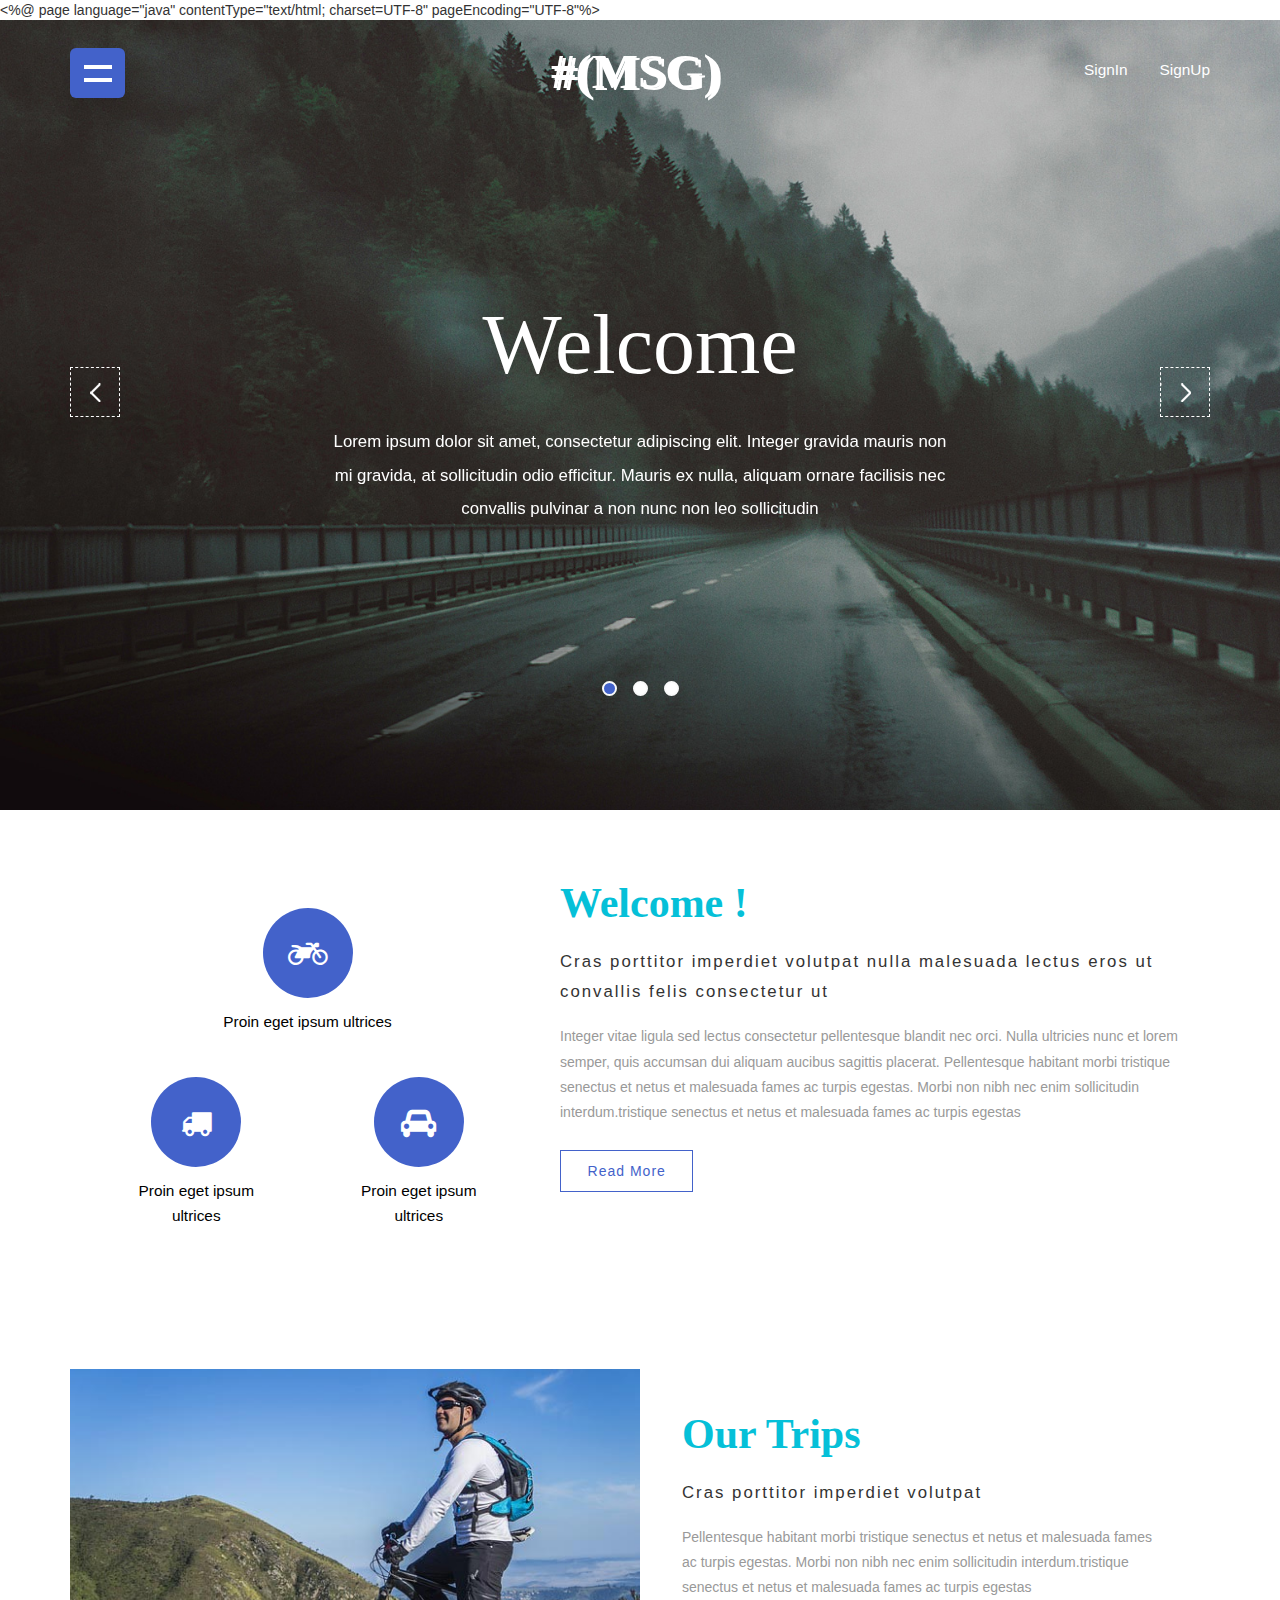
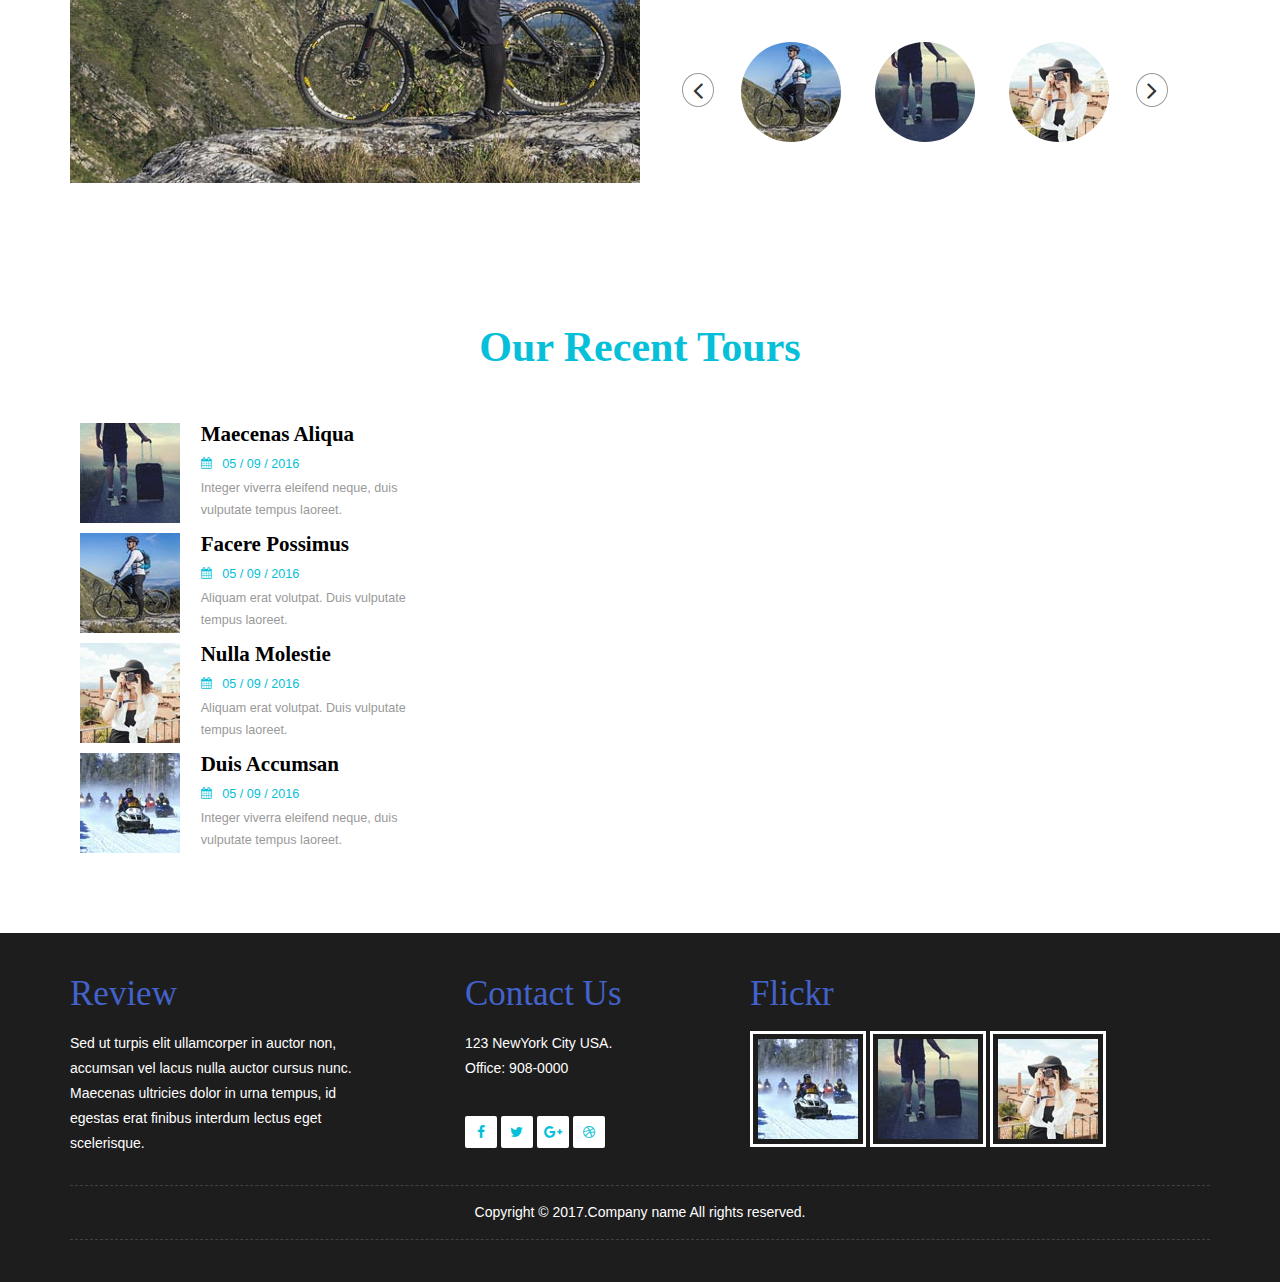
<file: WebContent/index.html>
<%@ page language="java" contentType="text/html; charset=UTF-8"
    pageEncoding="UTF-8"%>
<!DOCTYPE html PUBLIC "-//W3C//DTD HTML 4.01 Transitional//EN" "http://www.w3.org/TR/html4/loose.dtd">
<html>
<head>
<title>Home</title>
<meta name="viewport" content="width=device-width, initial-scale=1">
<meta http-equiv="Content-Type" content="text/html; charset=utf-8" />
<meta name="keywords" content="" />
<script type="application/x-javascript"> addEventListener("load", function() { setTimeout(hideURLbar, 0); }, false); function hideURLbar(){ window.scrollTo(0,1); } </script>
<!-- Custom Theme files -->
<link href="css/bootstrap.css" type="text/css" rel="stylesheet" media="all">
<link href="css/style.css" type="text/css" rel="stylesheet" media="all"> 
<link rel="stylesheet" href="css/flexslider.css" type="text/css" media="all" property="" /> 
<link href="css/font-awesome.css" rel="stylesheet"> 			<!-- font-awesome icons -->
<link href="css/owl.carousel.css" rel="stylesheet" type="text/css" media="all">
<!-- //Custom Theme files -->  
<!-- js -->
<script src="js/jquery-2.2.3.min.js"></script>  
<script src="js/smoothscroll.min.js"></script> 
<!-- //js -->

</head>
<body> 
	<!-- banner -->
	<div class="banner">
		<!-- header -->
		<div class="header">
			<div class="container">
				<div class="header-w3lsrow"> 
					<div class="menu"> 
						<div class="toggle"></div> 
						<ul class="w3nav">
							<li><a href="home.action" class="active"> Home</a></li>
							<li><a href="about.html"> About</a></li> 
							<li><a href="gallery.html"> Gallery</a></li> 
							<li><a href="#" class="dropdown-toggle" data-toggle="dropdown" role="button" aria-haspopup="true" aria-expanded="false">Short Codes <span class="caret"></span></a>
								<ul class="dropdown-menu">
									<li><a href="icons.html">Web Icons</a></li>
									<li><a href="codes.html">Typography</a></li>     
								</ul>
							</li> 
							<li><a href="contact.html"> Contact Us</a></li>
						</ul>
						<div class="clearfix"> </div>
					</div> 
					<div class="logo">
						<h1><a href="home.action" >#(msg)</a></h1>
					</div>  
					<div class="header-right">   
						<ul>
							<li><a href="signin.html">SignIn</a></li>
							<li><a href="signup.html">SignUp</a></li> 
						</ul>
						<div class="clearfix"> </div> 
					</div>
					<div class="clearfix"> </div>
				</div>
			</div>
		</div>
		<!-- //header --> 
		<!-- banner-text -->
		<div class="banner-text"> 
			<div class="container">
				<div class="flexslider">
					<ul class="slides">
						<li>
							<div class="banner-w3lstext">
								<h2>Welcome</h2>
								<p>Lorem ipsum dolor sit amet, consectetur adipiscing elit. Integer gravida mauris non mi gravida, at sollicitudin odio efficitur. Mauris ex nulla, aliquam ornare facilisis nec convallis pulvinar a non nunc non leo sollicitudin</p>
							</div>
						</li>
						<li>
							<div class="banner-w3lstext">
								<h3>Perspiciatis</h3>
								<p>Integer gravida mauris non mi gravida, at sollicitudin odio efficitur. Lorem ipsum dolor sit amet elit consectetur adipiscing. Mauris ex nulla, aliquam ornare facilisis nec convallis pulvinar a non nunc non leo sollicitudin</p>
							</div>
						</li>
						<li>
							<div class="banner-w3lstext">
								<h3>Enimipsam</h3>
								<p>Mauris ex nulla, aliquam ornare facilisis nec convallis pulvinar a non nunc non leo sollicitudin, Lorem ipsum dolor sit amet, consectetur adipiscing elit. Integer gravida mauris non mi gravida, at sollicitudin odio efficitur. </p>
							</div>
						</li>
					</ul> 
				</div> 	
				<!-- FlexSlider --> 
				<script defer src="js/jquery.flexslider.js"></script>
				<script type="text/javascript">
					$(window).load(function(){
					  $('.flexslider').flexslider({
						animation: "slide",
						start: function(slider){
						  $('body').removeClass('loading');
						}
					  });
					});
				</script>
				<!-- End-slider-script -->
			</div>
		</div>
		<!-- //banner-text --> 
	</div>
	<!-- //banner -->
	<!-- welcome -->
	<div class="welcome"> 
		<div class="container">
			<div class="col-md-7 welcome-w3lleft">
				<h3>Welcome !</h3>
				<h5>Cras porttitor imperdiet volutpat nulla malesuada lectus eros ut convallis felis consectetur ut </h5>
				<p>Integer vitae ligula sed lectus consectetur pellentesque blandit nec orci. Nulla ultricies nunc et lorem semper, quis accumsan dui aliquam aucibus sagittis placerat.
					Pellentesque habitant morbi tristique senectus et netus et malesuada fames ac turpis egestas. Morbi non nibh nec enim sollicitudin interdum.tristique senectus et netus et malesuada fames ac turpis egestas 
				</p>  
				<a href="#" class="w3layouts-more" data-toggle="modal" data-target="#myModal">Read More</a>
			</div>  
			<div class="col-md-5 welcome-w3lright">
				<div class="welcome-grids">
					<div class="service-box">
						<div class="agileits-wicon">
							<i class="fa fa-motorcycle" aria-hidden="true"></i>
						</div>
						<h5>Proin eget ipsum ultrices</h5> 
					</div> 
					<div class="clearfix"> </div>
				</div>
				<div class="welcome-grids">
					<div class="col-md-6 col-sm-6 col-xs-6 service-box">
						<div class="agileits-wicon">
							<i class="fa fa-truck" aria-hidden="true"></i>
						</div>
						<h5>Proin eget ipsum ultrices</h5> 
					</div>
					<div class="col-md-6 col-sm-6 col-xs-6 service-box">
						<div class="agileits-wicon">
							<i class="fa fa-car" aria-hidden="true"></i>
						</div>
						<h5>Proin eget ipsum ultrices</h5> 
					</div>
					<div class="clearfix"> </div>
				</div>
			</div> 
			<div class="clearfix"> </div>
		</div> 
	</div>
	<!-- //welcome -->
	<!-- modal-about -->
	<div class="modal bnr-modal fade" id="myModal" tabindex="-1" role="dialog">
		<div class="modal-dialog" role="document">
			<div class="modal-content">
				<div class="modal-header">
					<button type="button" class="close" data-dismiss="modal" aria-label="Close"><span aria-hidden="true">&times;</span></button>						
				</div> 
				<div class="modal-body modal-spa">
					<h4>Blanditiis deleniti</h4>
					<p>Lorem ipsum dolor sit amet, consectetur adipiscing elit. Cras rutrum iaculis enim, non convallis felis mattis at. Donec fringilla lacus eu pretium rutrum. Cras aliquet congue ullamcorper. Etiam mattis eros eu ullamcorper volutpat. Proin ut dui a urna efficitur varius. uisque molestie cursus mi et congue consectetur adipiscing elit cras rutrum iaculis enim, Lorem ipsum dolor sit amet, non convallis felis mattis at. Maecenas sodales tortor ac ligula ultrices dictum et quis urna. Etiam pulvinar metus neque, eget porttitor massa vulputate in. Fusce lacus purus, pulvinar ut lacinia id, sagittis eu mi. Vestibulum eleifend massa sem, eget dapibus turpis efficitur at. Aliquam viverra quis leo et efficitur. Nullam arcu risus, scelerisque quis interdum eget, fermentum viverra turpis. Itaque earum rerum hic tenetur a sapiente delectus, ut aut reiciendis voluptatibus maiores alias consequatur aut At vero eos </p>
				</div> 
			</div>
		</div>
	</div>
	<!-- //modal-about -->  
	<!-- trips -->
	<div class="trips"> 
		<div class="container">
			<div class="trips-agileinfo"> 
				<div class="col-md-6 trip-agileitsimg">  
					
				</div> 
				<div class="col-md-6 trip-agileitstext welcome-w3lleft"> 
					<h3>Our Trips</h3>
					<h5>Cras porttitor imperdiet volutpat</h5>
					<p>Pellentesque habitant morbi tristique senectus et netus et malesuada fames ac turpis egestas. Morbi non nibh nec enim sollicitudin interdum.tristique senectus et netus et malesuada fames ac turpis egestas </p> 
					<div id="owl-demo" class="owl-carousel owl-theme">
						<div class="item agile-item">
							<img src="images/i1.jpg" class="trip-w3img" alt=""/>  
						</div> 
						<div class="item agile-item">
							<img src="images/i2.jpg" class="trip-w3img" alt=""/>  
						</div> 
						<div class="item agile-item">
							<img src="images/i3.jpg" class="trip-w3img" alt=""/>  
						</div>
						<div class="item agile-item">
							<img src="images/i4.jpg" class="trip-w3img" alt=""/>  
						</div>
						<div class="item agile-item">
							<img src="images/i1.jpg" class="trip-w3img" alt=""/>  
						</div>
						<div class="item agile-item">
							<img src="images/i2.jpg" class="trip-w3img" alt=""/>  
						</div> 
						<div class="item agile-item">
							<img src="images/i3.jpg" class="trip-w3img" alt=""/>  
						</div>
						<div class="item agile-item">
							<img src="images/i4.jpg" class="trip-w3img" alt=""/>  
						</div> 
						<div class="item agile-item">
							<img src="images/i1.jpg" class="trip-w3img" alt=""/>  
						</div> 
						<div class="item agile-item">
							<img src="images/i3.jpg" class="trip-w3img" alt=""/>  
						</div>
					</div> 
					<script>
						$(document).ready(function() { 
							$("#owl-demo").owlCarousel({ 
							  autoPlay: 3000, //Set AutoPlay to 3 seconds
							  items : 3,
							  itemsDesktop : [768,3],
							  itemsDesktopSmall : [414,4]
							});
						 
						}); 
					</script>  	
				</div> 
				<div class="clearfix"> </div>
			</div>  
		</div> 
	</div>
	<!-- //trips -->
	<!-- news -->
	<div class="news"> 
		<div class="container">
			<h3 class="w3agileits-title">Our Recent Tours</h3>
			<div class="new-agileinfo">
				<div class="col-md-4 news-left">
					<ul id="demo1_thumbs" class="list-inline"> 
						<li><a href="images/img2.jpg"><img src="images/i2.jpg" alt="" data-desoslide-caption="<h3>Maecenas aliqua</h3> <br>Eligendi optio nam libero tempore cum soluta nobis est cumque nihil impedit quo minus id quod maxime placeat facere possimus omnis optio cumque nihil impedit quo minus id quod maxime placeat facere possimus">
							<div class="news-w3text">
								<h4>Maecenas aliqua</h4>
								<h6><i class="fa fa-calendar" aria-hidden="true"></i> 05 / 09 / 2016</h6>	
								<p>Integer viverra eleifend neque, duis vulputate tempus laoreet. </p>
							</div> 
						</a></li>
						<li><a href="images/img1.jpg"><img src="images/i1.jpg" alt="" data-desoslide-caption="<h3>Facere possimus </h3> <br>Nam libero tempore cum soluta nobis est eligendi optio cumque nihil impedit quo minus id quod maxime placeat facere possimus omnis optio cumque nihil impedit quo minus id quod maxime placeat facere possimus">
							<div class="news-w3text">
								<h4>Facere possimus</h4>
								<h6><i class="fa fa-calendar" aria-hidden="true"></i> 05 / 09 / 2016</h6>	
								<p>Aliquam erat volutpat. Duis vulputate tempus laoreet.</p>
							</div>   
						</a></li>
						<li><a href="images/img3.jpg"><img src="images/i3.jpg" alt="" data-desoslide-caption="<h3>Nulla molestie</h3> <br>Nam libero tempore cum soluta nobis est eligendi optio cumque nihil impedit quo minus id quod maxime placeat facere possimus omnis optio cumque nihil impedit quo minus id quod maxime placeat facere possimus">
							<div class="news-w3text">
								<h4>Nulla molestie</h4>
								<h6><i class="fa fa-calendar" aria-hidden="true"></i> 05 / 09 / 2016</h6>	
								<p>Aliquam erat volutpat. Duis vulputate tempus laoreet.</p>
							</div> 
						</a></li>
						<li><a href="images/img4.jpg"><img src="images/i4.jpg" alt="" data-desoslide-caption="<h3>Duis accumsan</h3> <br>Eligendi optio nam libero tempore cum soluta nobis est cumque nihil impedit quo minus id quod maxime placeat facere possimus omnis optio cumque nihil impedit quo minus id quod maxime placeat facere possimus">
							<div class="news-w3text">
								<h4>Duis accumsan</h4>
								<h6><i class="fa fa-calendar" aria-hidden="true"></i> 05 / 09 / 2016</h6>	
								<p>Integer viverra eleifend neque, duis vulputate tempus laoreet. </p>
							</div> 
						</a></li> 
					</ul>
				</div>
				<div id="demo1_main_image" class="col-md-8  news-right"></div>
			</div>    
			<link rel="stylesheet" href="css/jquery.desoslide.css">
			<script src="js/jquery.desoslide.js"></script> 
			<script>
			$('#demo1_thumbs').desoSlide({
				main: {
					container: '#demo1_main_image',
					cssClass: 'img-responsive'
				},
				 effect: 'sideFade',
				caption: true
			});
			</script> 
		</div>
	</div>
	<!-- //news --> 
	<!-- footer -->
	<div class="footer">
		<div class="container">
			<div class="col-md-4 footer-grids">
				<h3>Review</h3>
				<p>Sed ut turpis elit ullamcorper in auctor non, accumsan vel lacus nulla auctor cursus nunc. Maecenas ultricies dolor in urna tempus, id egestas erat finibus  interdum lectus eget scelerisque.</p>
			</div>
			<div class="col-md-3 footer-grids">
				<h3>Contact Us</h3>
				<p>123 NewYork City USA.<br>
					<span>Office: 908-0000</span>
				</p>
				<div class="footer-bottom">
					<a href="#"><i class="fa fa-facebook"> </i><span>Facebook</span></a>
					<a href="#"><i class="fa fa-twitter"> </i><span>Twitter</span></a>
					<a href="#"><i class="fa fa-google-plus"> </i><span>Google +</span></a>
					<a href="#"><i class="fa fa-dribbble"> </i><span>Dribbble</span></a>
				</div>
			</div>
			<div class="col-md-5 footer-grids">
				<h3>Flickr</h3>
				<a  class="footer-img" href=""><img src="images/i4.jpg" alt=""></a>
				<a class="footer-img" href=""><img src="images/i2.jpg" alt=""></a>
				<a class="footer-img" href=""><img src="images/i3.jpg" alt=""></a>
			</div>
			<div class="clearfix"> </div>
			<div class="footer-copy">
				<p>Copyright &copy; 2017.Company name All rights reserved.</p>
			</div>
		</div>
	</div>
	<!-- //footer --> 
	<!-- menu js -->
	<script>
		$('.toggle').on('click', function() {
			$('.menu').toggleClass('open');  
			$('.w3nav').toggleClass('show-w3nav');  
			$('.w3nav a').toggleClass('show-w3nav-link');  
			$('.toggle').toggleClass('close');  
		});
	</script>
	<!-- //menu js -->
	<script src="js/owl.carousel.js"></script>
	<!-- start-smooth-scrolling -->
	<script type="text/javascript" src="js/move-top.js"></script>
	<script type="text/javascript" src="js/easing.js"></script>	
	<script type="text/javascript">
			jQuery(document).ready(function($) {
				$(".scroll").click(function(event){		
					event.preventDefault();
			
			$('html,body').animate({scrollTop:$(this.hash).offset().top},1000);
				});
			});
	</script>
	<!-- //end-smooth-scrolling -->	
	<!-- smooth-scrolling-of-move-up -->
	<script type="text/javascript">
		$(document).ready(function() {
			/*
			var defaults = {
				containerID: 'toTop', // fading element id
				containerHoverID: 'toTopHover', // fading element hover id
				scrollSpeed: 1200,
				easingType: 'linear' 
			};
			*/
			
			$().UItoTop({ easingType: 'easeOutQuart' });
			
		});
	</script>
	<!-- //smooth-scrolling-of-move-up --> 
	<!-- Bootstrap core JavaScript
    ================================================== -->
    <!-- Placed at the end of the document so the pages load faster -->
    <script src="js/bootstrap.js"></script>
</body>
</html>
</file>
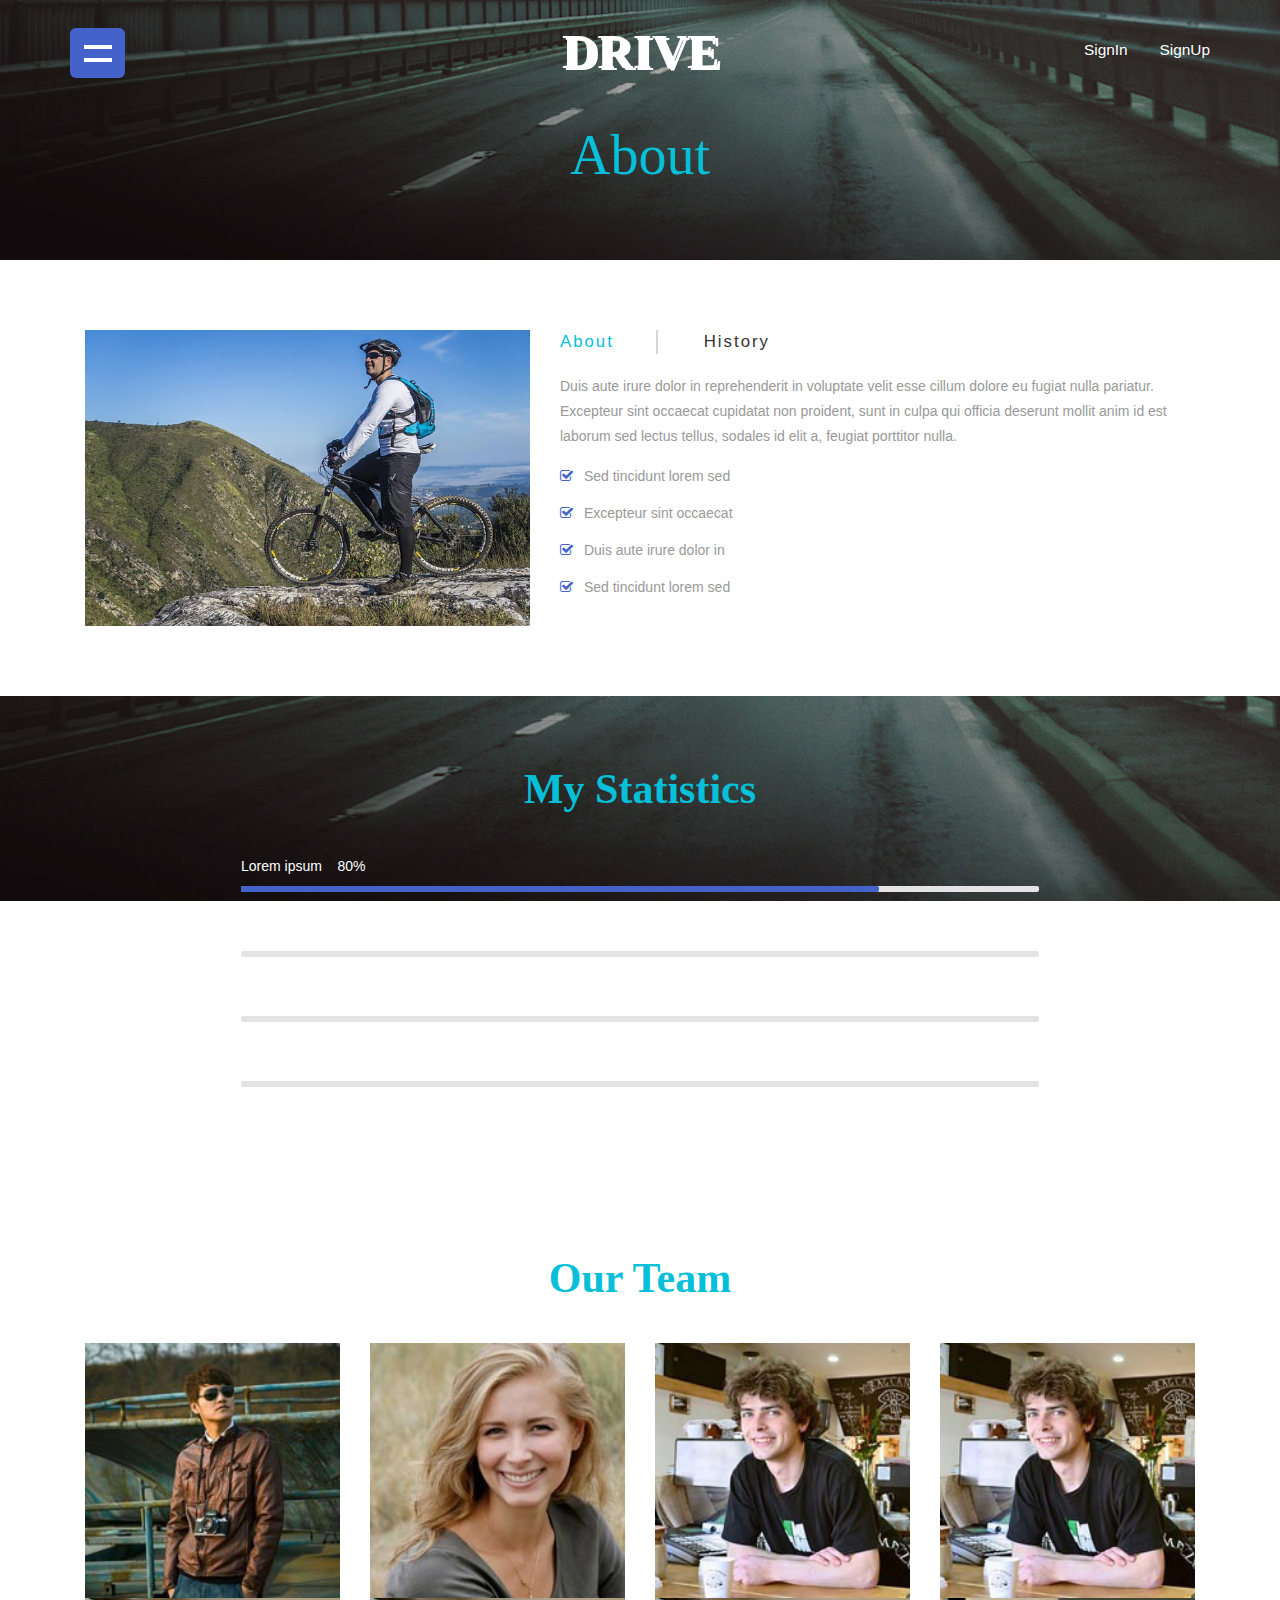
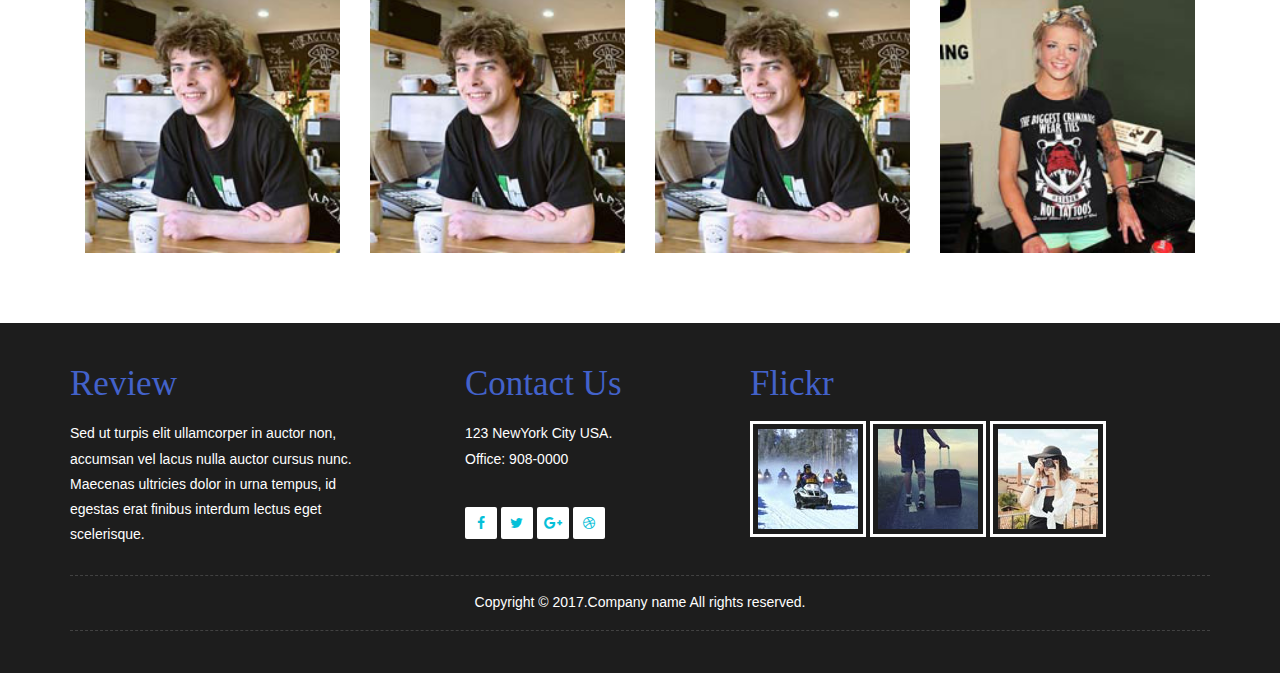
<file: WebContent/about.html>
<!DOCTYPE html>
<html lang="en">
<head>
<title>About</title>
<meta name="viewport" content="width=device-width, initial-scale=1">
<meta http-equiv="Content-Type" content="text/html; charset=utf-8" />
<meta name="keywords" content="" />
<script type="application/x-javascript"> addEventListener("load", function() { setTimeout(hideURLbar, 0); }, false); function hideURLbar(){ window.scrollTo(0,1); } </script>
<!-- Custom Theme files -->
<link href="css/bootstrap.css" type="text/css" rel="stylesheet" media="all">
<link href="css/style.css" type="text/css" rel="stylesheet" media="all">  
<link href="css/font-awesome.css" rel="stylesheet"> 			<!-- font-awesome icons --> 
<!-- //Custom Theme files -->  
<!-- js -->
<script src="js/jquery-2.2.3.min.js"></script>  
<script src="js/smoothscroll.min.js"></script> 
<!-- //js -->

</head>
<body>
	<!-- banner -->
	<div class="banner w3about">
		<!-- header -->
		<div class="header">
			<div class="container">
				<div class="header-w3lsrow"> 
					<div class="menu"> 
						<div class="toggle"></div> 
						<ul class="w3nav">
							<li><a href="index.html"> Home</a></li>
							<li><a href="about.html" class="active"> About</a></li> 
							<li><a href="gallery.html"> Gallery</a></li> 
							<li><a href="#" class="dropdown-toggle" data-toggle="dropdown" role="button" aria-haspopup="true" aria-expanded="false">Short Codes <span class="caret"></span></a>
								<ul class="dropdown-menu">
									<li><a href="icons.html">Web Icons</a></li>
									<li><a href="codes.html">Typography</a></li>     
								</ul>
							</li> 
							<li><a href="contact.html"> Contact Us</a></li>
						</ul>
						<div class="clearfix"> </div>
					</div> 
					<div class="logo">
						<h1><a href="index.html">Drive</a></h1>
					</div>  
					<div class="header-right">   
						<ul>
							<li><a href="signin.html">SignIn</a></li>
							<li><a href="signup.html">SignUp</a></li> 
						</ul>
						<div class="clearfix"> </div> 
					</div>
					<div class="clearfix"> </div>
				</div>
			</div>
		</div>
		<!-- //header --> 
		<!-- banner-text -->
		<div class="banner-text"> 
			<div class="container"> 
				<div class="banner-w3lstext">
					<h2>About</h2>
				</div> 	 
			</div>
		</div>
		<!-- //banner-text --> 
	</div>
	<!-- //banner -->
	<!-- about -->
	<div class="about">
		<div class="container"> 
			<div class="about-w3ls-row"> 
				<div class="col-md-5 about-left">
					<img src="images/img1.jpg" class="img-responsive" alt=""/>
				</div>
				<div class="col-md-7 about-right"> 
					<div class="about-agile-row">
						<div class="bs-example bs-example-tabs" role="tabpanel" data-example-id="togglable-tabs">
							<ul id="myTab" class=" nav-tabs" role="tablist">
								<li role="presentation" class="active"><a href="#home" id="home-tab" role="tab" data-toggle="tab" aria-controls="home" aria-expanded="true">About</a></li>
								<li role="presentation"><a href="#carl" role="tab" id="carl-tab" data-toggle="tab" aria-controls="carl"> History</a></li>
							</ul> 
							<div class="clearfix"> </div>
							<div id="myTabContent" class="tab-content">
								<div role="tabpanel" class="tab-pane fade in active" id="home" aria-labelledby="home-tab">
									<div class="tabcontent-grids">
										<p>Duis aute irure dolor in reprehenderit in voluptate velit esse 
											cillum dolore eu fugiat nulla pariatur. Excepteur sint occaecat 
											cupidatat non proident, sunt in culpa qui officia deserunt mollit 
											anim id est laborum sed lectus tellus, sodales id elit a, feugiat porttitor nulla.</p>
										<ul>
											<li><i class="fa fa-check-square-o"></i> Sed tincidunt lorem sed </li>
											<li><i class="fa fa-check-square-o"></i> Excepteur sint occaecat </li>
											<li><i class="fa fa-check-square-o"></i> Duis aute irure dolor in </li>
											<li><i class="fa fa-check-square-o"></i> Sed tincidunt lorem sed </li> 
										</ul>
									</div>
								</div>
								<div role="tabpanel" class="tab-pane fade" id="carl" aria-labelledby="carl-tab">
									<div class="tabcontent-grids">
										<p>Lorem ipsum dolor sit amet, consectetur adipiscing elit. Sed tincidunt lorem sed velit fermentum lobortis.Excepteur sint occaecat 
											cupidatat non proident, sunt in culpa qui officia deserunt mollit, Excepteur sint occaecat 
											cupidatat non proident, sunt in culpa qui officia deserunt mollit anim
											anim id est laborum. Fusce eu semper lacus, eget placerat mauris. Sed lectus tellus, sodales id elit a, feugiat porttitor nulla. Sed porta magna vitae nisl vulputate lacinia. Morbi malesuada sollicitudin tortor, vitae pharetra nunc lacinia eget. Nulla ornare purus nunc, ut dapibus leo sodales adipiscing. Praesent sit amet justo diam. Quisque sagittis egestas sem vitae vestibulum. Quisque nec lacus ornare, volutpat arcu in, lacinia dolor.</p>
									</div>
								</div>
								<div class="clearfix"> </div>
							</div>
						</div>
					</div>
				</div> 
				<div class="clearfix"> </div> 
			</div>
		</div>
	</div>
	<!-- //about -->
	<!-- services -->
	<div class="services agileits-bar"> 
		<div class="container">	 
			<h3 class="w3agileits-title">My Statistics</h3> 
			<div class="services-w3ls-row"> 
				<div class="bar_group"> 
					<div class='bar_group__bar thin' label='Lorem ipsum &nbsp;&nbsp; 80%' value='200'></div>
					<div class='bar_group__bar thin' label='Quis nostrud &nbsp;&nbsp; 100%' value='250'></div>
					<div class='bar_group__bar thin' label='Sed do eiusmod &nbsp;&nbsp; 72%' value='180'></div>
					<div class='bar_group__bar thin' label='Ut enim adnim &nbsp;&nbsp; 88%' value='220'></div>  
				</div>
				<!-- bar-js -->
				<script src="js/bars.js"></script>
				<!-- //bar-js --> 	
			</div>	 			
		</div>	 			
	</div>			
	<!-- //services -->
	<!-- team -->
	<div class="team agileits">
		<div class="team-info">
			<div class="container">
				<h3 class="w3agileits-title">Our Team</h3> 
				<div class="team-row">
					<div class="col-md-3 col-sm-6 col-xs-6 team-grids">
						<div class="team-agile-img"> 
							<a href="#"><img src="images/t1.jpg" alt="img"></a>
							<div class="view-caption">
								<div class="w3ls-info">
									<h4>Smith</h4> 
									<p>Manager</p>
								</div>
								<ul>
									<li><a href="#"><span class="fa fa-facebook"></span></a></li>
									<li><a href="#"><span class="fa fa-twitter"></span></a></li>
									<li><a href="#"><span class="fa fa-google-plus"></span></a></li>
								</ul>
							</div>    
						</div>
					</div>					
					<div class="col-md-3 col-sm-6 col-xs-6 team-grids">
						<div class="team-agile-img"> 
							<a href="#"><img src="images/t2.jpg" alt="img"></a>
							<div class="view-caption">
								<div class="w3ls-info">
									<h4>Sophia </h4> 
									<p>CEO</p>
								</div>
								<ul>
									<li><a href="#"><span class="fa fa-facebook"></span></a></li>
									<li><a href="#"><span class="fa fa-twitter"></span></a></li>
									<li><a href="#"><span class="fa fa-google-plus"></span></a></li>
								</ul>
							</div>    
						</div>
					</div>
					<div class="col-md-3 col-sm-6 col-xs-6 team-grids">
						<div class="team-agile-img"> 
							<a href="#"><img src="images/t3.jpg" alt="img"></a>
							<div class="view-caption">
								<div class="w3ls-info">
									<h4>Michael</h4> 
									<p>Staff</p>
								</div>
								<ul>
									<li><a href="#"><span class="fa fa-facebook"></span></a></li>
									<li><a href="#"><span class="fa fa-twitter"></span></a></li>
									<li><a href="#"><span class="fa fa-google-plus"></span></a></li>
								</ul>
							</div>    
						</div>
					</div>
					<div class="col-md-3 col-sm-6 col-xs-6 team-grids">
						<div class="team-agile-img"> 
							<a href="#"><img src="images/t3.jpg" alt="img"></a>
							<div class="view-caption">
								<div class="w3ls-info">
									<h4>Michael</h4> 
									<p>Staff</p>
								</div>
								<ul>
									<li><a href="#"><span class="fa fa-facebook"></span></a></li>
									<li><a href="#"><span class="fa fa-twitter"></span></a></li>
									<li><a href="#"><span class="fa fa-google-plus"></span></a></li>
								</ul>
							</div>    
						</div>
					</div>
					<div class="col-md-3 col-sm-6 col-xs-6 team-grids">
						<div class="team-agile-img"> 
							<a href="#"><img src="images/t3.jpg" alt="img"></a>
							<div class="view-caption">
								<div class="w3ls-info">
									<h4>Michael</h4> 
									<p>Staff</p>
								</div>
								<ul>
									<li><a href="#"><span class="fa fa-facebook"></span></a></li>
									<li><a href="#"><span class="fa fa-twitter"></span></a></li>
									<li><a href="#"><span class="fa fa-google-plus"></span></a></li>
								</ul>
							</div>    
						</div>
					</div>
					<div class="col-md-3 col-sm-6 col-xs-6 team-grids">
						<div class="team-agile-img"> 
							<a href="#"><img src="images/t3.jpg" alt="img"></a>
							<div class="view-caption">
								<div class="w3ls-info">
									<h4>Michael</h4> 
									<p>Staff</p>
								</div>
								<ul>
									<li><a href="#"><span class="fa fa-facebook"></span></a></li>
									<li><a href="#"><span class="fa fa-twitter"></span></a></li>
									<li><a href="#"><span class="fa fa-google-plus"></span></a></li>
								</ul>
							</div>    
						</div>
					</div>
					<div class="col-md-3 col-sm-6 col-xs-6 team-grids">
						<div class="team-agile-img"> 
							<a href="#"><img src="images/t3.jpg" alt="img"></a>
							<div class="view-caption">
								<div class="w3ls-info">
									<h4>Michael</h4> 
									<p>Staff</p>
								</div>
								<ul>
									<li><a href="#"><span class="fa fa-facebook"></span></a></li>
									<li><a href="#"><span class="fa fa-twitter"></span></a></li>
									<li><a href="#"><span class="fa fa-google-plus"></span></a></li>
								</ul>
							</div>    
						</div>
					</div>
					<div class="col-md-3 col-sm-6 col-xs-6 team-grids">
						<div class="team-agile-img"> 
							<a href="#"><img src="images/t4.jpg" alt="img"></a>
							<div class="view-caption">
								<div class="w3ls-info">
									<h4>Daniel</h4> 
									<p>Chairman</p>
								</div>
								<ul>
									<li><a href="#"><span class="fa fa-facebook"></span></a></li>
									<li><a href="#"><span class="fa fa-twitter"></span></a></li>
									<li><a href="#"><span class="fa fa-google-plus"></span></a></li>
								</ul>
							</div>    
						</div>
					</div>
					<div class="clearfix"> </div>
				</div>
			</div>
		</div>
	</div>
	<!-- //team -->   
	<!-- footer -->
	<div class="footer">
		<div class="container">
			<div class="col-md-4 footer-grids">
				<h3>Review</h3>
				<p>Sed ut turpis elit ullamcorper in auctor non, accumsan vel lacus nulla auctor cursus nunc. Maecenas ultricies dolor in urna tempus, id egestas erat finibus  interdum lectus eget scelerisque.</p>
			</div>
			<div class="col-md-3 footer-grids">
				<h3>Contact Us</h3>
				<p>123 NewYork City USA.<br>
					<span>Office: 908-0000</span>
				</p>
				<div class="footer-bottom">
					<a href="#"><i class="fa fa-facebook"> </i><span>Facebook</span></a>
					<a href="#"><i class="fa fa-twitter"> </i><span>Twitter</span></a>
					<a href="#"><i class="fa fa-google-plus"> </i><span>Google +</span></a>
					<a href="#"><i class="fa fa-dribbble"> </i><span>Dribbble</span></a>
				</div>
			</div>
			<div class="col-md-5 footer-grids">
				<h3>Flickr</h3>
				<a  class="footer-img" href=""><img src="images/i4.jpg" alt=""></a>
				<a class="footer-img" href=""><img src="images/i2.jpg" alt=""></a>
				<a class="footer-img" href=""><img src="images/i3.jpg" alt=""></a>
			</div>
			<div class="clearfix"> </div>
			<div class="footer-copy">
				<p>Copyright &copy; 2017.Company name All rights reserved.</p>
			</div>
		</div>
	</div>
	<!-- //footer --> 
	<!-- menu js -->
	<script>
		$('.toggle').on('click', function() {
			$('.menu').toggleClass('open');  
			$('.w3nav').toggleClass('show-w3nav');  
			$('.w3nav a').toggleClass('show-w3nav-link');  
			$('.toggle').toggleClass('close');  
		});
	</script>
	<!-- //menu js -->
	<!-- start-smooth-scrolling -->
	<script type="text/javascript" src="js/move-top.js"></script>
	<script type="text/javascript" src="js/easing.js"></script>	
	<script type="text/javascript">
			jQuery(document).ready(function($) {
				$(".scroll").click(function(event){		
					event.preventDefault();
			
			$('html,body').animate({scrollTop:$(this.hash).offset().top},1000);
				});
			});
	</script>
	<!-- //end-smooth-scrolling -->	
	<!-- smooth-scrolling-of-move-up -->
	<script type="text/javascript">
		$(document).ready(function() {
			/*
			var defaults = {
				containerID: 'toTop', // fading element id
				containerHoverID: 'toTopHover', // fading element hover id
				scrollSpeed: 1200,
				easingType: 'linear' 
			};
			*/
			
			$().UItoTop({ easingType: 'easeOutQuart' });
			
		});
	</script>
	<!-- //smooth-scrolling-of-move-up --> 
	<!-- Bootstrap core JavaScript
    ================================================== -->
    <!-- Placed at the end of the document so the pages load faster -->
    <script src="js/bootstrap.js"></script>
</body>
</html>
</file>
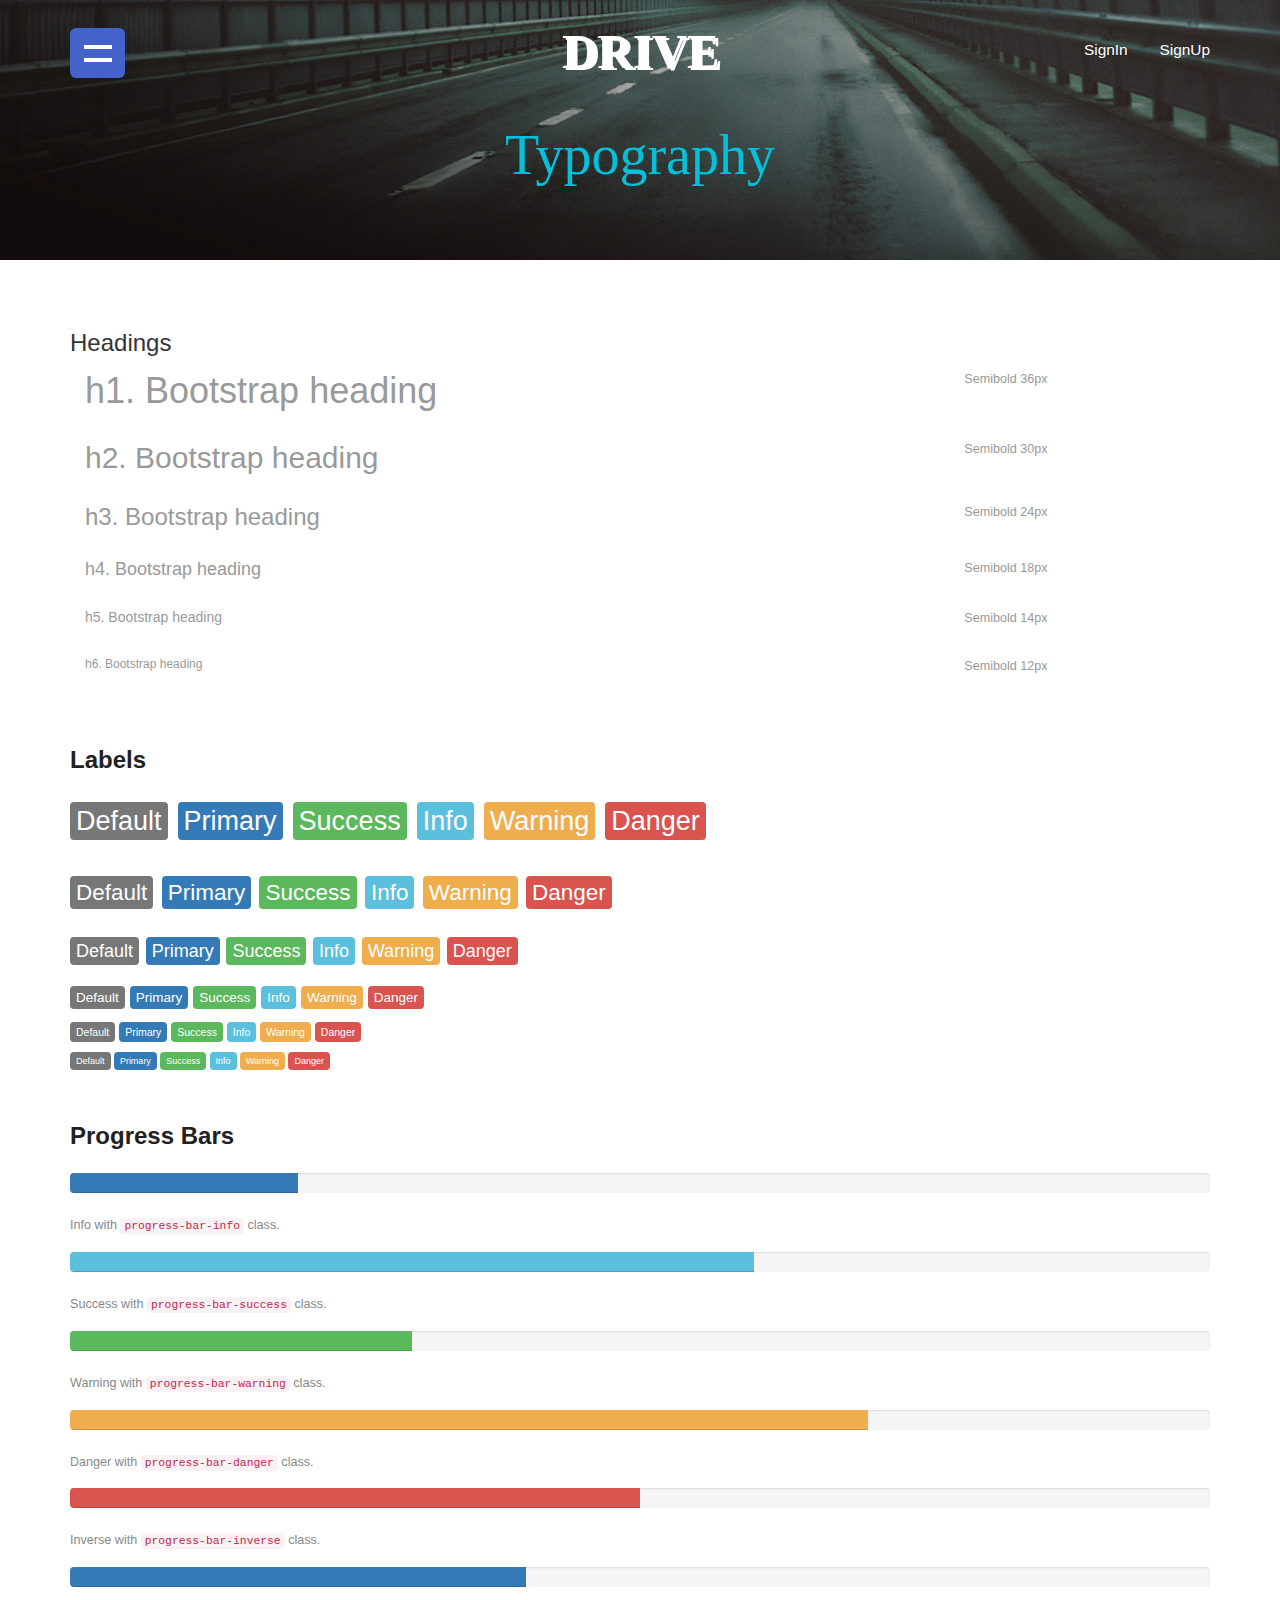
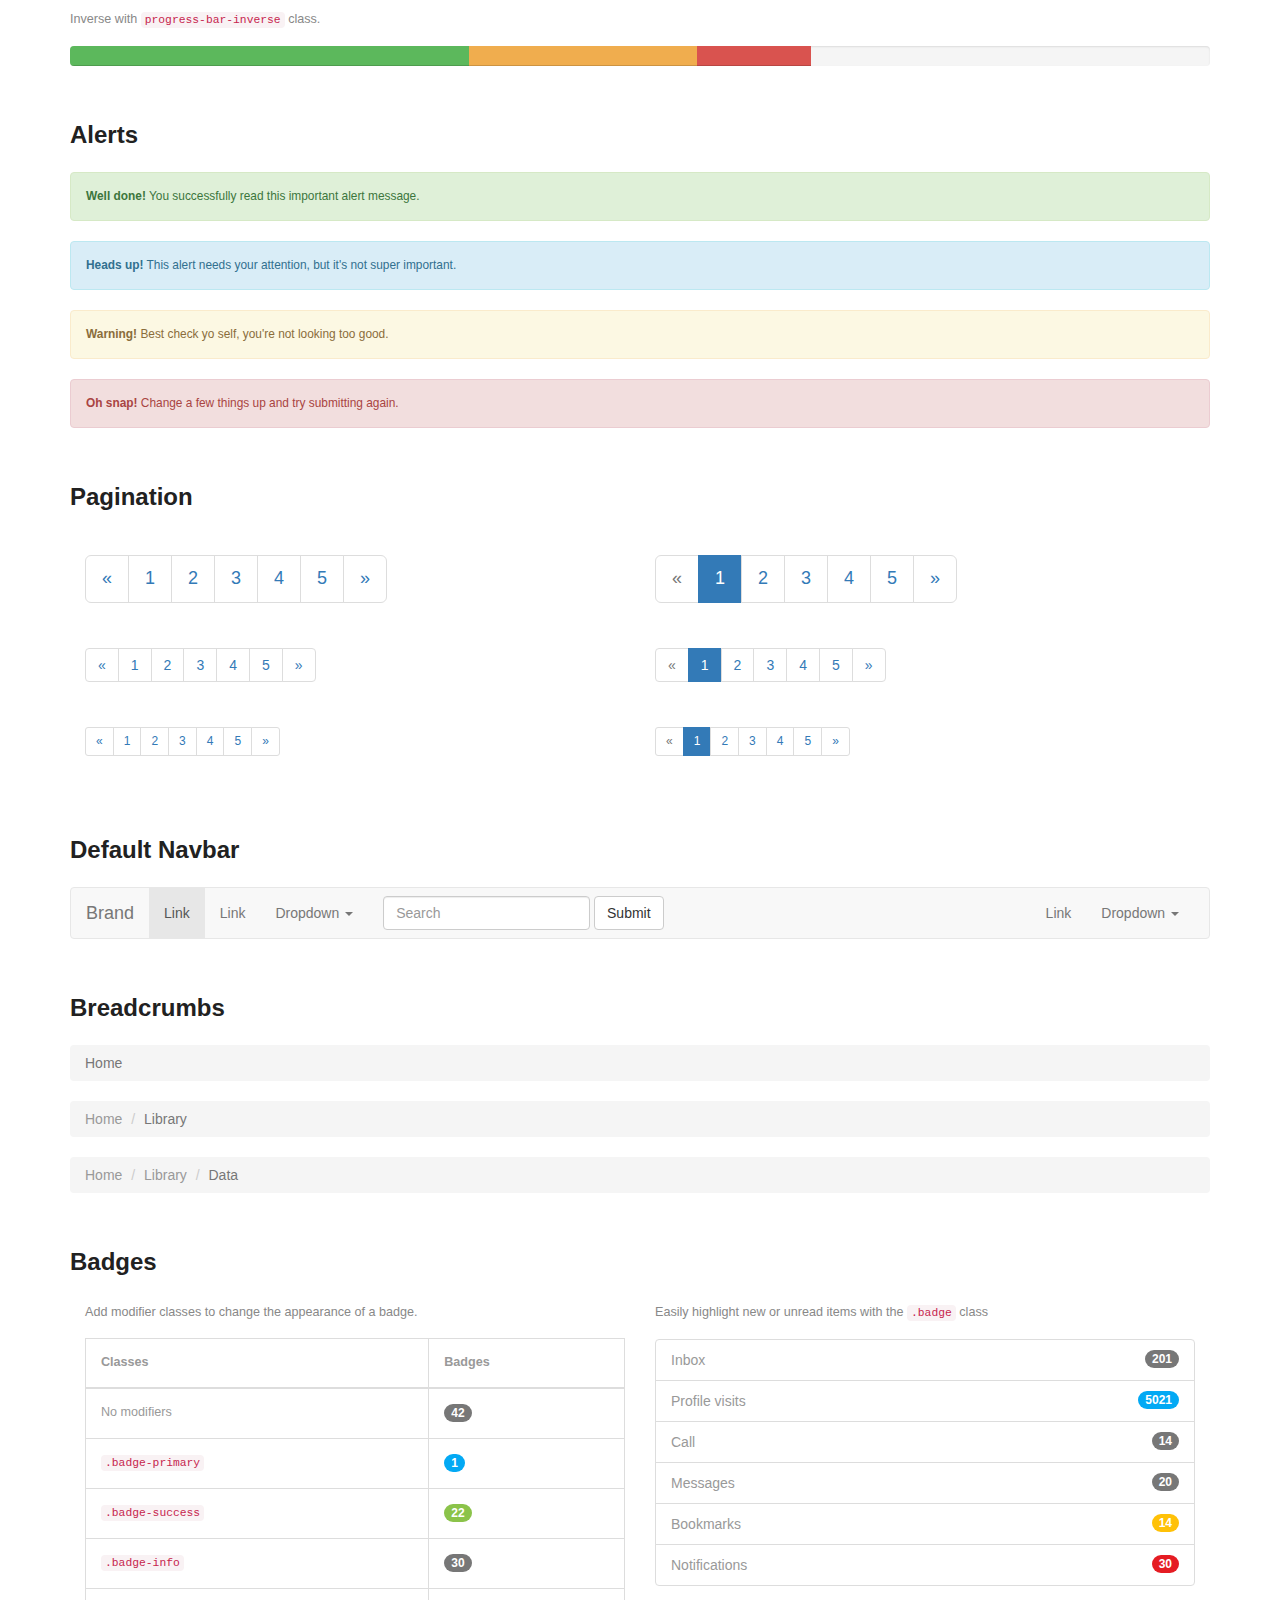
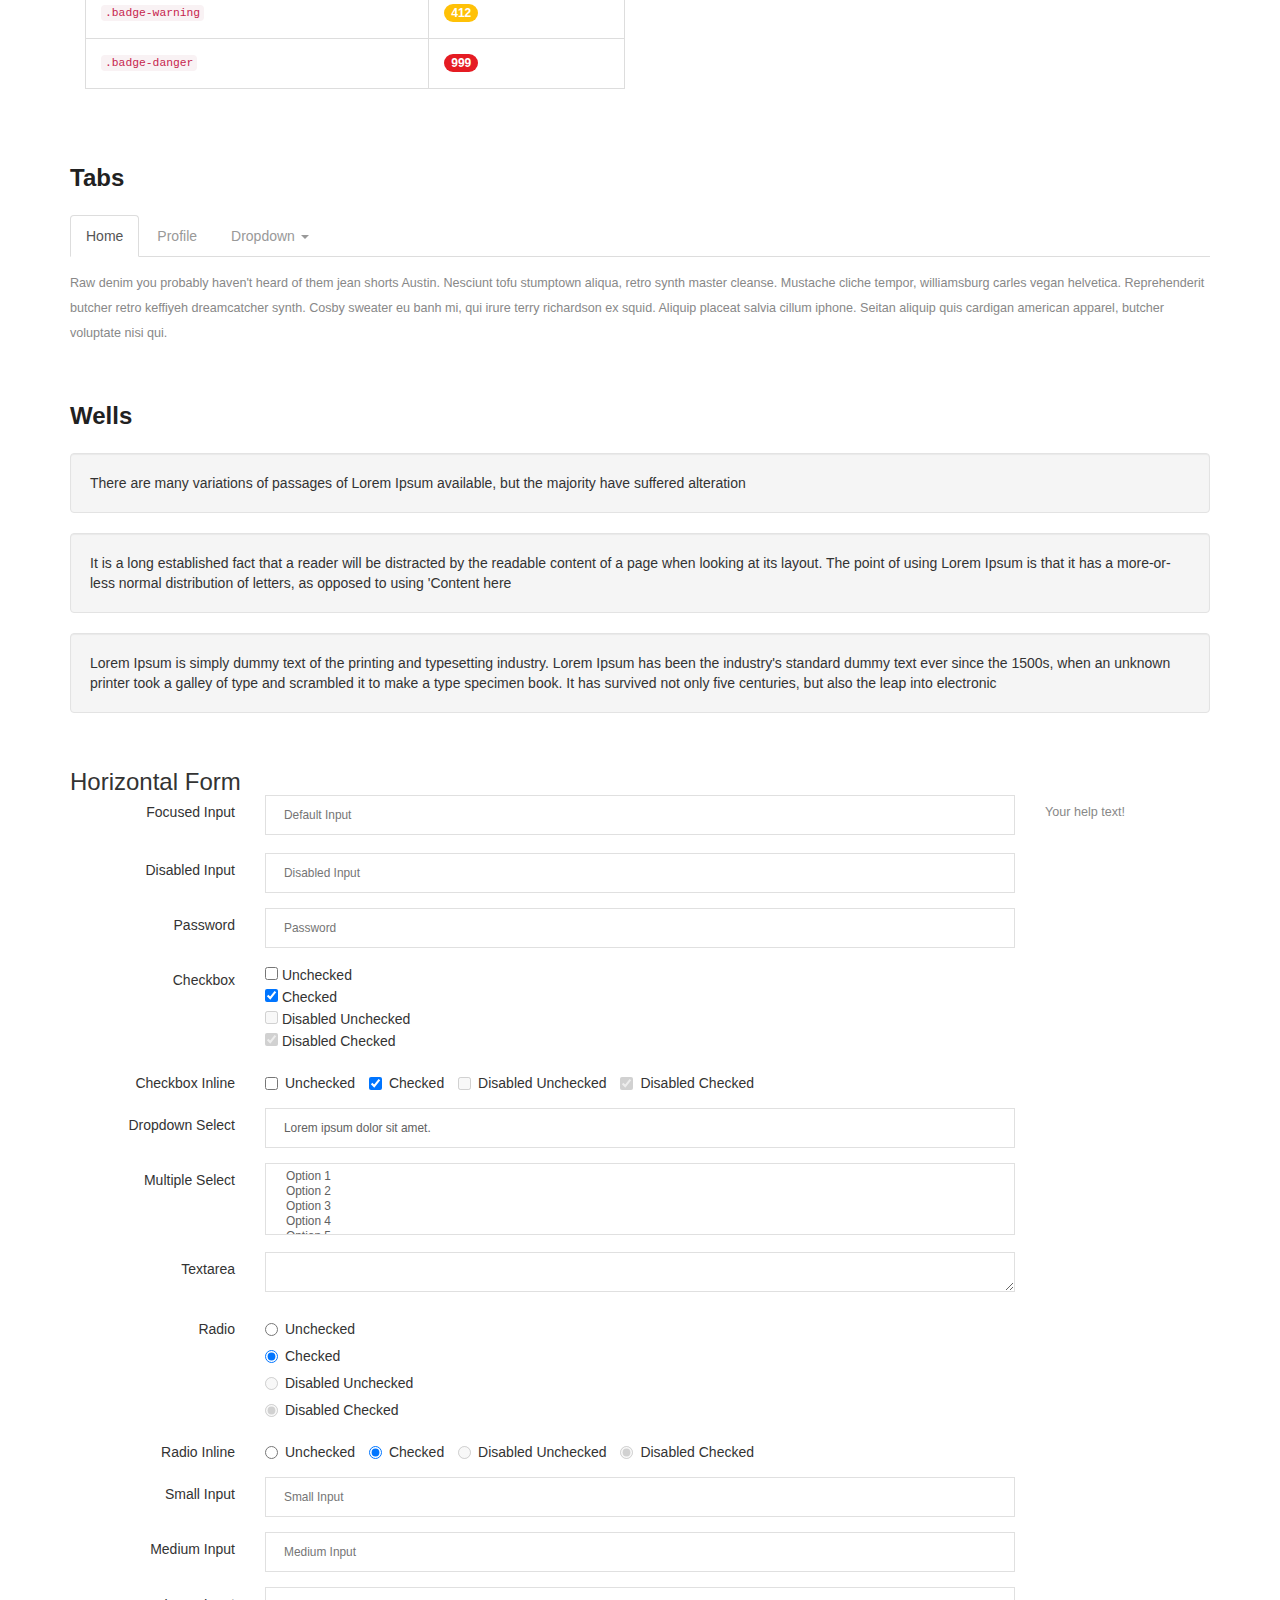
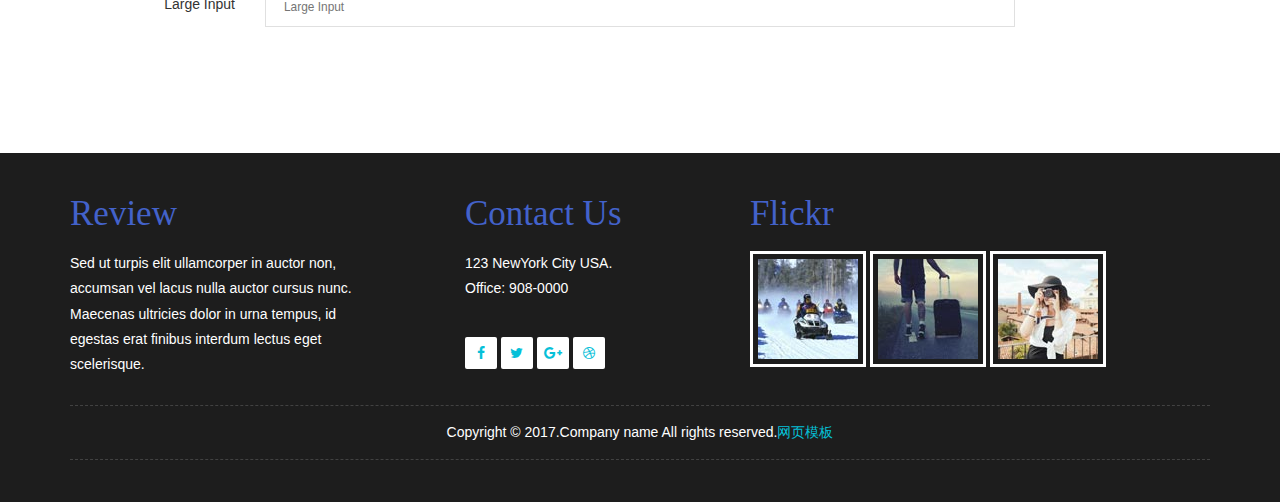
<file: WebContent/codes.html>
<!DOCTYPE html>
<html lang="en">
<head>
<title>Codes</title>
<meta name="viewport" content="width=device-width, initial-scale=1">
<meta http-equiv="Content-Type" content="text/html; charset=utf-8" />
<meta name="keywords" content="" />
<script type="application/x-javascript"> addEventListener("load", function() { setTimeout(hideURLbar, 0); }, false); function hideURLbar(){ window.scrollTo(0,1); } </script>
<!-- Custom Theme files -->
<link href="css/bootstrap.css" type="text/css" rel="stylesheet" media="all">
<link href="css/style.css" type="text/css" rel="stylesheet" media="all">  
<link href="css/font-awesome.css" rel="stylesheet"> 			<!-- font-awesome icons --> 
<!-- //Custom Theme files -->  
<!-- js -->
<script src="js/jquery-2.2.3.min.js"></script>  
<script src="js/smoothscroll.min.js"></script> 
<!-- //js -->

</head>
<body>
	<!-- banner -->
	<div class="banner w3about">
		<!-- header -->
		<div class="header">
			<div class="container">
				<div class="header-w3lsrow"> 
					<div class="menu"> 
						<div class="toggle"></div> 
						<ul class="w3nav">
							<li><a href="index.html"> Home</a></li>
							<li><a href="about.html"> About</a></li> 
							<li><a href="gallery.html"> Gallery</a></li> 
							<li><a href="#" class="dropdown-toggle" data-toggle="dropdown" role="button" aria-haspopup="true" aria-expanded="false">Short Codes <span class="caret"></span></a>
								<ul class="dropdown-menu">
									<li><a href="icons.html">Web Icons</a></li>
									<li><a class="active" href="codes.html">Typography</a></li>     
								</ul>
							</li> 
							<li><a href="contact.html"> Contact Us</a></li>
						</ul>
						<div class="clearfix"> </div>
					</div> 
					<div class="logo">
						<h1><a href="index.html">Drive</a></h1>
					</div>  
					<div class="header-right">   
						<ul>
							<li><a href="signin.html">SignIn</a></li>
							<li><a href="signup.html">SignUp</a></li> 
						</ul>
						<div class="clearfix"> </div> 
					</div>
					<div class="clearfix"> </div>
				</div>
			</div>
		</div>
		<!-- //header --> 
		<!-- banner-text -->
		<div class="banner-text"> 
			<div class="container"> 
				<div class="banner-w3lstext">
					<h2>Typography</h2>
				</div> 	 
			</div>
		</div>
		<!-- //banner-text --> 
	</div>
	<!-- //banner -->
	<!-- short codes -->
	<div class="codes">
		<div class="container"> 
			<div class="grid_3 grid_4 ">
				<h3 class="w3ls-hdg">Headings</h3>
				<div class="bs-example w3layouts">
					<table class="table">
						<tbody>
							<tr>
								<td><h1 id="h1.-bootstrap-heading">h1. Bootstrap heading<a class="anchorjs-link" href="#h1.-bootstrap-heading"><span class="anchorjs-icon"></span></a></h1></td>
								<td class="type-info w3l">Semibold 36px</td>
							</tr>
							<tr>
								<td><h2 id="h2.-bootstrap-heading">h2. Bootstrap heading<a class="anchorjs-link" href="#h2.-bootstrap-heading"><span class="anchorjs-icon"></span></a></h2></td>
								<td class="type-info w3l">Semibold 30px</td>
							</tr>
							<tr>
								<td><h3 id="h3.-bootstrap-heading">h3. Bootstrap heading<a class="anchorjs-link" href="#h3.-bootstrap-heading"><span class="anchorjs-icon"></span></a></h3></td>
								<td class="type-info w3l">Semibold 24px</td>
							</tr>
							<tr>
								<td><h4 id="h4.-bootstrap-heading">h4. Bootstrap heading<a class="anchorjs-link" href="#h4.-bootstrap-heading"><span class="anchorjs-icon"></span></a></h4></td>
								<td class="type-info w3l">Semibold 18px</td>
							</tr>
							<tr>
								<td><h5 id="h5.-bootstrap-heading">h5. Bootstrap heading<a class="anchorjs-link" href="#h5.-bootstrap-heading"><span class="anchorjs-icon"></span></a></h5></td>
								<td class="type-info w3l">Semibold 14px</td>
							</tr>
							<tr>
								<td><h6>h6. Bootstrap heading</h6></td>
								<td class="type-info w3l">Semibold 12px</td>
							</tr>
						</tbody>
					</table>
				</div>	
			</div>
			<div class="grid_3 grid_5">
				<h3 class="w3ls-hdg">Labels</h3>
				<div class="but_list w3layouts">
					<h1>
						<span class="label label-default">Default</span>
						<span class="label label-primary">Primary</span>
						<span class="label label-success">Success</span>
						<span class="label label-info">Info</span>
						<span class="label label-warning">Warning</span>
						<span class="label label-danger">Danger</span>
					</h1>
					<h2>
						<span class="label label-default">Default</span>
						<span class="label label-primary">Primary</span>
						<span class="label label-success">Success</span>
						<span class="label label-info">Info</span>
						<span class="label label-warning">Warning</span>
						<span class="label label-danger">Danger</span>
					</h2>
					<h3>
						<span class="label label-default">Default</span>
						<span class="label label-primary">Primary</span>
						<span class="label label-success">Success</span>
						<span class="label label-info">Info</span>
						<span class="label label-warning">Warning</span>
						<span class="label label-danger">Danger</span>
					</h3>
					<h4>
						<span class="label label-default">Default</span>
						<span class="label label-primary">Primary</span>
						<span class="label label-success">Success</span>
						<span class="label label-info">Info</span>
						<span class="label label-warning">Warning</span>
						<span class="label label-danger">Danger</span>
					</h4>
					<h5>
						<span class="label label-default">Default</span>
						<span class="label label-primary">Primary</span>
						<span class="label label-success">Success</span>
						<span class="label label-info">Info</span>
						<span class="label label-warning">Warning</span>
						<span class="label label-danger">Danger</span>
					</h5>
					<h6>
						<span class="label label-default">Default</span>
						<span class="label label-primary">Primary</span>
						<span class="label label-success">Success</span>
						<span class="label label-info">Info</span>
						<span class="label label-warning">Warning</span>
						<span class="label label-danger">Danger</span>
					</h6>
				</div>
			</div>
			<div class="grid_3 grid_5 w3-agileits">
				<h3 class="w3ls-hdg">Progress Bars</h3>
				<div class="tab-content">
					<div class="tab-pane active" id="domprogress">
						<div class="progress w3-agileits">    
							<div class="progress-bar progress-bar-primary" style="width: 20%"></div>
						</div>
						<p>Info with <code>progress-bar-info</code> class.</p>
						<div class="progress w3-agileits">    
							<div class="progress-bar progress-bar-info" style="width: 60%"></div>
						</div>
						<p>Success with <code>progress-bar-success</code> class.</p>
						<div class="progress w3-agileits">
							<div class="progress-bar progress-bar-success" style="width: 30%"></div>
						</div>
						<p>Warning with <code>progress-bar-warning</code> class.</p>
						<div class="progress w3-agileits">
							<div class="progress-bar progress-bar-warning" style="width: 70%"></div>
						</div>
						<p>Danger with <code>progress-bar-danger</code> class.</p>
						<div class="progress w3-agileits">
							<div class="progress-bar progress-bar-danger" style="width: 50%"></div>
						</div>
						<p>Inverse with <code>progress-bar-inverse</code> class.</p>
						<div class="progress w3-agileits">
							<div class="progress-bar progress-bar-inverse" style="width: 40%"></div>
						</div>
						<p>Inverse with <code>progress-bar-inverse</code> class.</p>
						<div class="progress w3-agileits">
							<div class="progress-bar progress-bar-success" style="width: 35%"><span class="sr-only">35% Complete (success)</span></div>
							<div class="progress-bar progress-bar-warning" style="width: 20%"><span class="sr-only">20% Complete (warning)</span></div>
							<div class="progress-bar progress-bar-danger" style="width: 10%"><span class="sr-only">10% Complete (danger)</span></div>
						</div>
					</div>
				</div>
			</div>
			<div class="grid_3 grid_5 w3-agileits">
				<h3 class="w3ls-hdg">Alerts</h3>
				<div class="alert alert-success" role="alert">
					<strong>Well done!</strong> You successfully read this important alert message.
				</div>
				<div class="alert alert-info" role="alert">
					<strong>Heads up!</strong> This alert needs your attention, but it's not super important.
				</div>
				<div class="alert alert-warning" role="alert">
					<strong>Warning!</strong> Best check yo self, you're not looking too good.
				</div>
				<div class="alert alert-danger" role="alert">
					<strong>Oh snap!</strong> Change a few things up and try submitting again.
				</div>
			</div>
			<div class="grid_3 grid_5">
				<h3 class="w3ls-hdg">Pagination</h3>
				<div class="col-md-6 page_1 agileits-w3layouts">
					<nav>
						<ul class="pagination pagination-lg">
							<li><a href="#" aria-label="Previous"><span aria-hidden="true">«</span></a></li>
							<li><a href="#">1</a></li>
							<li><a href="#">2</a></li>
							<li><a href="#">3</a></li>
							<li><a href="#">4</a></li>
							<li><a href="#">5</a></li>
							<li><a href="#" aria-label="Next"><span aria-hidden="true">»</span></a></li>
						</ul>
					</nav>
					<nav>
						<ul class="pagination">
							<li><a href="#" aria-label="Previous"><span aria-hidden="true">«</span></a></li>
							<li><a href="#">1</a></li>
							<li><a href="#">2</a></li>
							<li><a href="#">3</a></li>
							<li><a href="#">4</a></li>
							<li><a href="#">5</a></li>
							<li><a href="#" aria-label="Next"><span aria-hidden="true">»</span></a></li>
						</ul>
					</nav>
					<nav>
						<ul class="pagination pagination-sm">
							<li><a href="#" aria-label="Previous"><span aria-hidden="true">«</span></a></li>
							<li><a href="#">1</a></li>
							<li><a href="#">2</a></li>
							<li><a href="#">3</a></li>
							<li><a href="#">4</a></li>
							<li><a href="#">5</a></li>
							<li><a href="#" aria-label="Next"><span aria-hidden="true">»</span></a></li>
						</ul>
					</nav>
				</div>
				<div class="col-md-6 page_1 agileits-w3layouts">
					<ul class="pagination pagination-lg">
						<li class="disabled"><a href="#"><span aria-hidden="true">«</span></a></li>
						<li class="active"><a href="#">1</a></li>
						<li><a href="#">2</a></li>
						<li><a href="#">3</a></li>
						<li><a href="#">4</a></li>
						<li><a href="#">5</a></li>
						<li><a href="#"><span aria-hidden="true">»</span></a></li>
					</ul>
					<nav>
						<ul class="pagination">
							<li class="disabled"><a href="#" aria-label="Previous"><span aria-hidden="true">«</span></a></li>
							<li class="active"><a href="#">1 <span class="sr-only">(current)</span></a></li>
							<li><a href="#">2</a></li>
							<li><a href="#">3</a></li>
							<li><a href="#">4</a></li>
							<li><a href="#">5</a></li>
							<li><a href="#" aria-label="Next"><span aria-hidden="true">»</span></a></li>
						</ul>
					</nav>
					<ul class="pagination pagination-sm agile">
						<li class="disabled"><a href="#"><span aria-hidden="true">«</span></a></li>
						<li class="active"><a href="#">1</a></li>
						<li><a href="#">2</a></li>
						<li><a href="#">3</a></li>
						<li><a href="#">4</a></li>
						<li><a href="#">5</a></li>
						<li><a href="#"><span aria-hidden="true">»</span></a></li>
					</ul>
				</div>
				<div class="clearfix"> </div>
			</div>
			<div class="grid_3 grid_5 agile">
				<h3 class="w3ls-hdg">Default Navbar</h3>
				<div class="bs-example w3layouts" data-example-id="default-navbar"> 
					<nav class="navbar navbar-default"> 
						<div class="container-fluid"> 
							<div class="navbar-header"> 
								<button type="button" class="navbar-toggle collapsed" data-toggle="collapse" data-target="#bs-example-navbar-collapse-1" aria-expanded="false"> <span class="sr-only">Toggle navigation</span> <span class="icon-bar"></span> <span class="icon-bar"></span> <span class="icon-bar"></span> </button> 
								<a href="#" class="navbar-brand">Brand</a> 
							</div> 
							<div class="navbar-collapse collapse" id="bs-example-navbar-collapse-1" aria-expanded="false" style="height: 1px;"> 
								<ul class="nav navbar-nav  agile"> 
									<li class="active"><a href="#">Link <span class="sr-only">(current)</span></a></li> 
									<li><a href="#">Link</a></li> 
									<li class="dropdown"> 
										<a href="#" class="dropdown-toggle" data-toggle="dropdown" role="button" aria-haspopup="true" aria-expanded="false">Dropdown <span class="caret"></span></a> <ul class="dropdown-menu"> <li><a href="#">Action</a></li> <li><a href="#">Another action</a></li>
										<li><a href="#">Something else here</a></li>  
										<li role="separator" class="divider"></li> 
										<li><a href="#">Separated link</a></li> 
										<li role="separator" class="divider"></li> 
										<li><a href="#">One more separated link</a></li> </ul> 
									</li> 
								</ul> 
								<form class="navbar-form navbar-left"> 
									<div class="form-group w3-agile"><input class="form-control" placeholder="Search"></div> 
									<button type="submit" class="btn btn-default">Submit</button> 
								</form> 
								<ul class="nav navbar-nav navbar-right"> 
									<li><a href="#">Link</a></li> 
									<li class="dropdown w3-agile"> <a href="#" class="dropdown-toggle" data-toggle="dropdown" role="button" aria-haspopup="true" aria-expanded="false">Dropdown <span class="caret"></span></a> 
										<ul class="dropdown-menu"> 
											<li><a href="#">Action</a></li> 
											<li><a href="#">Another action</a></li> 
											<li><a href="#">Something else here</a></li> 
											<li role="separator" class="divider w3-agile"></li> 
											<li><a href="#">Separated link</a></li> 
										</ul> 
									</li> 
								</ul>
							</div> 
						</div> 
					</nav> 
				</div>
			</div> 
			<div class="grid_3 grid_5 ">
				<h3 class="w3ls-hdg w3layouts ">Breadcrumbs</h3>
				<ol class="breadcrumb">
					<li class="active">Home</li>
				</ol>
				<ol class="breadcrumb">
					<li><a href="#">Home</a></li>
					<li class="active">Library</li>
				</ol>
				<ol class="breadcrumb">
					<li><a href="#">Home</a></li>
					<li><a href="#">Library</a></li>
					<li class="active">Data</li>
				</ol>
			</div>
			<div class="grid_3 grid_5 ">
				<h3 class="w3ls-hdg">Badges</h3>
				<div class="col-md-6">
					<p>Add modifier classes to change the appearance of a badge.</p>
					<table class="table table-bordered">
						<thead>
							<tr>
								<th>Classes</th>
								<th>Badges</th>
							</tr>
						</thead>
						<tbody>
							<tr>
								<td>No modifiers</td>
								<td><span class="badge">42</span></td>
							</tr>
							<tr>
								<td><code>.badge-primary</code></td>
								<td><span class="badge badge-primary">1</span></td>
							</tr>
							<tr>
								<td><code>.badge-success</code></td>
								<td><span class="badge badge-success">22</span></td>
							</tr>
							<tr>
								<td><code>.badge-info</code></td>
								<td><span class="badge badge-info">30</span></td>
							</tr>
							<tr>
								<td><code>.badge-warning</code></td>
								<td><span class="badge badge-warning">412</span></td>
							</tr>
							<tr>
								<td><code>.badge-danger</code></td>
								<td><span class="badge badge-danger">999</span></td>
							</tr>
						</tbody>
					</table>                    
				</div>
				<div class="col-md-6">
					<p>Easily highlight new or unread items with the <code>.badge</code> class</p>
					<div class="list-group list-group-alternate"> 
						<a href="#" class="list-group-item"><span class="badge">201</span> <i class="ti ti-email"></i> Inbox </a> 
						<a href="#" class="list-group-item"><span class="badge badge-primary">5021</span> <i class="ti ti-eye"></i> Profile visits </a> 
						<a href="#" class="list-group-item"><span class="badge">14</span> <i class="ti ti-headphone-alt"></i> Call </a> 
						<a href="#" class="list-group-item"><span class="badge">20</span> <i class="ti ti-comments"></i> Messages </a> 
						<a href="#" class="list-group-item"><span class="badge badge-warning">14</span> <i class="ti ti-bookmark"></i> Bookmarks </a> 
						<a href="#" class="list-group-item"><span class="badge badge-danger">30</span> <i class="ti ti-bell"></i> Notifications </a> 
					</div>
				</div>
				<div class="clearfix"> </div>
			</div>
			<div class="grid_3 grid_5 ">
				<h3 class="w3ls-hdg">Tabs</h3>
				<div class="bs-example bs-example-tabs w3" role="tabpanel" data-example-id="togglable-tabs">
					<ul id="myTab" class="nav nav-tabs" role="tablist">
						<li role="presentation" class="active"><a href="#home" id="home-tab" role="tab" data-toggle="tab" aria-controls="home" aria-expanded="true">Home</a></li>
						<li role="presentation"><a href="#profile" role="tab" id="profile-tab" data-toggle="tab" aria-controls="profile">Profile</a></li>
						<li role="presentation" class="dropdown">
							<a href="#" id="myTabDrop1" class="dropdown-toggle" data-toggle="dropdown" aria-controls="myTabDrop1-contents">Dropdown <span class="caret"></span></a>
							<ul class="dropdown-menu" role="menu" aria-labelledby="myTabDrop1" id="myTabDrop1-contents">
								<li><a href="#dropdown1" tabindex="-1" role="tab" id="dropdown1-tab" data-toggle="tab" aria-controls="dropdown1">@fat</a></li>
								<li><a href="#dropdown2" tabindex="-1" role="tab" id="dropdown2-tab" data-toggle="tab" aria-controls="dropdown2">@mdo</a></li>
							</ul>
						</li>
					</ul>
					<div id="myTabContent" class="tab-content">
						<div role="tabpanel" class="tab-pane fade in active" id="home" aria-labelledby="home-tab">
							<p>Raw denim you probably haven't heard of them jean shorts Austin. Nesciunt tofu stumptown aliqua, retro synth master cleanse. Mustache cliche tempor, williamsburg carles vegan helvetica. Reprehenderit butcher retro keffiyeh dreamcatcher synth. Cosby sweater eu banh mi, qui irure terry richardson ex squid. Aliquip placeat salvia cillum iphone. Seitan aliquip quis cardigan american apparel, butcher voluptate nisi qui.</p>
						</div>
						<div role="tabpanel" class="tab-pane fade w3" id="profile" aria-labelledby="profile-tab">
							<p>Food truck fixie locavore, accusamus mcsweeney's marfa nulla single-origin coffee squid. Exercitation +1 labore velit, blog sartorial PBR leggings next level wes anderson artisan four loko farm-to-table craft beer twee. Qui photo booth letterpress, commodo enim craft beer mlkshk aliquip jean shorts ullamco ad vinyl cillum PBR. Homo nostrud organic, assumenda labore aesthetic magna delectus mollit. Keytar helvetica VHS salvia yr, vero magna velit sapiente labore stumptown. Vegan fanny pack odio cillum wes anderson 8-bit, sustainable jean shorts beard ut DIY ethical culpa terry richardson biodiesel. Art party scenester stumptown, tumblr butcher vero sint qui sapiente accusamus tattooed echo park.</p>
						</div>
						<div role="tabpanel" class="tab-pane fade" id="dropdown1" aria-labelledby="dropdown1-tab">
							<p>Etsy mixtape wayfarers, ethical wes anderson tofu before they sold out mcsweeney's organic lomo retro fanny pack lo-fi farm-to-table readymade. Messenger bag gentrify pitchfork tattooed craft beer, iphone skateboard locavore carles etsy salvia banksy hoodie helvetica. DIY synth PBR banksy irony. Leggings gentrify squid 8-bit cred pitchfork. Williamsburg banh mi whatever gluten-free, carles pitchfork biodiesel fixie etsy retro mlkshk vice blog. Scenester cred you probably haven't heard of them, vinyl craft beer blog stumptown. Pitchfork sustainable tofu synth chambray yr.</p>
						</div>
						<div role="tabpanel" class="tab-pane fade" id="dropdown2" aria-labelledby="dropdown2-tab">
							<p>Trust fund seitan letterpress, keytar raw denim keffiyeh etsy art party before they sold out master cleanse gluten-free squid scenester freegan cosby sweater. Fanny pack portland seitan DIY, art party locavore wolf cliche high life echo park Austin. Cred vinyl keffiyeh DIY salvia PBR, banh mi before they sold out farm-to-table VHS viral locavore cosby sweater. Lomo wolf viral, mustache readymade thundercats keffiyeh craft beer marfa ethical. Wolf salvia freegan, sartorial keffiyeh echo park vegan.</p>
						</div>
					</div>
				</div>
			</div>
			<div class="grid_3 grid_5 w3">
				<h3 class="w3ls-hdg">Wells</h3>
				<div class="well w3l">
					There are many variations of passages of Lorem Ipsum available, but the majority have suffered alteration
				</div>
				<div class="well w3l">
					It is a long established fact that a reader will be distracted by the readable content of a page when looking at its layout. The point of using Lorem Ipsum is that it has a more-or-less normal distribution of letters, as opposed to using 'Content here
				</div>
				<div class="well w3l">
					Lorem Ipsum is simply dummy text of the printing and typesetting industry. Lorem Ipsum has been the industry's standard dummy text ever since the 1500s, when an unknown printer took a galley of type and scrambled it to make a type specimen book. It has survived not only five centuries, but also the leap into electronic
				</div>
			</div> 
			<div class="grid_3 grid_4">
				<h3 class="w3ls-hdg">Horizontal Form</h3>
				<div class="tab-content">
					<div class="tab-pane active" id="horizontal-form">
						<form class="form-horizontal">
							<div class="form-group">
								<label for="focusedinput" class="col-sm-2 control-label">Focused Input</label>
								<div class="col-sm-8">
									<input type="text" class="form-control1" id="focusedinput" placeholder="Default Input">
								</div>
								<div class="col-sm-2 jlkdfj1">
									<p class="help-block">Your help text!</p>
								</div>
							</div>
							<div class="form-group">
								<label for="disabledinput" class="col-sm-2 control-label">Disabled Input</label>
								<div class="col-sm-8">
									<input disabled="" type="text" class="form-control1" id="disabledinput" placeholder="Disabled Input">
								</div>
							</div>
							<div class="form-group">
								<label for="inputPassword" class="col-sm-2 control-label">Password</label>
								<div class="col-sm-8">
									<input type="password" class="form-control1" id="inputPassword" placeholder="Password">
								</div>
							</div>
							<div class="form-group">
								<label for="checkbox" class="col-sm-2 control-label">Checkbox</label>
								<div class="col-sm-8">
									<div class="checkbox-inline1"><label><input type="checkbox"> Unchecked</label></div>
									<div class="checkbox-inline1"><label><input type="checkbox" checked=""> Checked</label></div>
									<div class="checkbox-inline1"><label><input type="checkbox" disabled=""> Disabled Unchecked</label></div>
									<div class="checkbox-inline1"><label><input type="checkbox" disabled="" checked=""> Disabled Checked</label></div>
								</div>
							</div> 
							<div class="form-group">
								<label for="checkbox" class="col-sm-2 control-label">Checkbox Inline</label>
								<div class="col-sm-8">
									<div class="checkbox-inline"><label><input type="checkbox"> Unchecked</label></div>
									<div class="checkbox-inline"><label><input type="checkbox" checked=""> Checked</label></div>
									<div class="checkbox-inline"><label><input type="checkbox" disabled=""> Disabled Unchecked</label></div>
									<div class="checkbox-inline"><label><input type="checkbox" disabled="" checked=""> Disabled Checked</label></div>
								</div>
							</div>
							<div class="form-group">
								<label for="selector1" class="col-sm-2 control-label">Dropdown Select</label>
								<div class="col-sm-8"><select name="selector1" id="selector1" class="form-control1">
									<option>Lorem ipsum dolor sit amet.</option>
									<option>Dolore, ab unde modi est!</option>
									<option>Illum, fuga minus sit eaque.</option>
									<option>Consequatur ducimus maiores voluptatum minima.</option>
								</select></div>
							</div>
							<div class="form-group">
								<label class="col-sm-2 control-label">Multiple Select</label>
								<div class="col-sm-8">
									<select multiple="" class="form-control1">
										<option>Option 1</option>
										<option>Option 2</option>
										<option>Option 3</option>
										<option>Option 4</option>
										<option>Option 5</option>
									</select>
								</div>
							</div>
							<div class="form-group">
								<label for="txtarea1" class="col-sm-2 control-label">Textarea</label>
								<div class="col-sm-8"><textarea name="txtarea1" id="txtarea1" cols="50" rows="4" class="form-control1"></textarea></div>
							</div>
							<div class="form-group">
								<label for="radio" class="col-sm-2 control-label">Radio</label>
								<div class="col-sm-8">
									<div class="radio block"><label><input type="radio"> Unchecked</label></div>
									<div class="radio block"><label><input type="radio" checked=""> Checked</label></div>
									<div class="radio block"><label><input type="radio" disabled=""> Disabled Unchecked</label></div>
									<div class="radio block"><label><input type="radio" disabled="" checked=""> Disabled Checked</label></div>
								</div>
							</div>
							<div class="form-group">
								<label for="radio" class="col-sm-2 control-label">Radio Inline</label>
								<div class="col-sm-8">
									<div class="radio-inline"><label><input type="radio"> Unchecked</label></div>
									<div class="radio-inline"><label><input type="radio" checked=""> Checked</label></div>
									<div class="radio-inline"><label><input type="radio" disabled=""> Disabled Unchecked</label></div>
									<div class="radio-inline"><label><input type="radio" disabled="" checked=""> Disabled Checked</label></div>
								</div>
							</div>
							<div class="form-group">
								<label for="smallinput" class="col-sm-2 control-label label-input-sm">Small Input</label>
								<div class="col-sm-8">
									<input type="text" class="form-control1 input-sm" id="smallinput" placeholder="Small Input">
								</div>
							</div>
							<div class="form-group">
								<label for="mediuminput" class="col-sm-2 control-label">Medium Input</label>
								<div class="col-sm-8">
									<input type="text" class="form-control1" id="mediuminput" placeholder="Medium Input">
								</div>
							</div>
							<div class="form-group mb-n">
								<label for="largeinput" class="col-sm-2 control-label label-input-lg">Large Input</label>
								<div class="col-sm-8">
									<input type="text" class="form-control1 input-lg" id="largeinput" placeholder="Large Input">
								</div>
							</div>
						</form>
					</div>
				</div>
			</div>  
		</div> 
	</div>  
	<!-- //short-codes -->   
	<!-- footer -->
	<div class="footer">
		<div class="container">
			<div class="col-md-4 footer-grids">
				<h3>Review</h3>
				<p>Sed ut turpis elit ullamcorper in auctor non, accumsan vel lacus nulla auctor cursus nunc. Maecenas ultricies dolor in urna tempus, id egestas erat finibus  interdum lectus eget scelerisque.</p>
			</div>
			<div class="col-md-3 footer-grids">
				<h3>Contact Us</h3>
				<p>123 NewYork City USA.<br>
					<span>Office: 908-0000</span>
				</p>
				<div class="footer-bottom">
					<a href="#"><i class="fa fa-facebook"> </i><span>Facebook</span></a>
					<a href="#"><i class="fa fa-twitter"> </i><span>Twitter</span></a>
					<a href="#"><i class="fa fa-google-plus"> </i><span>Google +</span></a>
					<a href="#"><i class="fa fa-dribbble"> </i><span>Dribbble</span></a>
				</div>
			</div>
			<div class="col-md-5 footer-grids">
				<h3>Flickr</h3>
				<a  class="footer-img" href=""><img src="images/i4.jpg" alt=""></a>
				<a class="footer-img" href=""><img src="images/i2.jpg" alt=""></a>
				<a class="footer-img" href=""><img src="images/i3.jpg" alt=""></a>
			</div>
			<div class="clearfix"> </div>
			<div class="footer-copy">
				<p>Copyright &copy; 2017.Company name All rights reserved.<a target="_blank" href="http://www.17sucai.com/">&#x7F51;&#x9875;&#x6A21;&#x677F;</a></p>
			</div>
		</div>
	</div>
	<!-- //footer --> 
	<!-- menu js -->
	<script>
		$('.toggle').on('click', function() {
			$('.menu').toggleClass('open');  
			$('.w3nav').toggleClass('show-w3nav');  
			$('.w3nav a').toggleClass('show-w3nav-link');  
			$('.toggle').toggleClass('close');  
		});
	</script>
	<!-- //menu js -->
	<!-- start-smooth-scrolling -->
	<script type="text/javascript" src="js/move-top.js"></script>
	<script type="text/javascript" src="js/easing.js"></script>	
	<script type="text/javascript">
			jQuery(document).ready(function($) {
				$(".scroll").click(function(event){		
					event.preventDefault();
			
			$('html,body').animate({scrollTop:$(this.hash).offset().top},1000);
				});
			});
	</script>
	<!-- //end-smooth-scrolling -->	
	<!-- smooth-scrolling-of-move-up -->
	<script type="text/javascript">
		$(document).ready(function() {
			/*
			var defaults = {
				containerID: 'toTop', // fading element id
				containerHoverID: 'toTopHover', // fading element hover id
				scrollSpeed: 1200,
				easingType: 'linear' 
			};
			*/
			
			$().UItoTop({ easingType: 'easeOutQuart' });
			
		});
	</script>
	<!-- //smooth-scrolling-of-move-up --> 
	<!-- Bootstrap core JavaScript
    ================================================== -->
    <!-- Placed at the end of the document so the pages load faster -->
    <script src="js/bootstrap.js"></script>
</body>
</html>
</file>
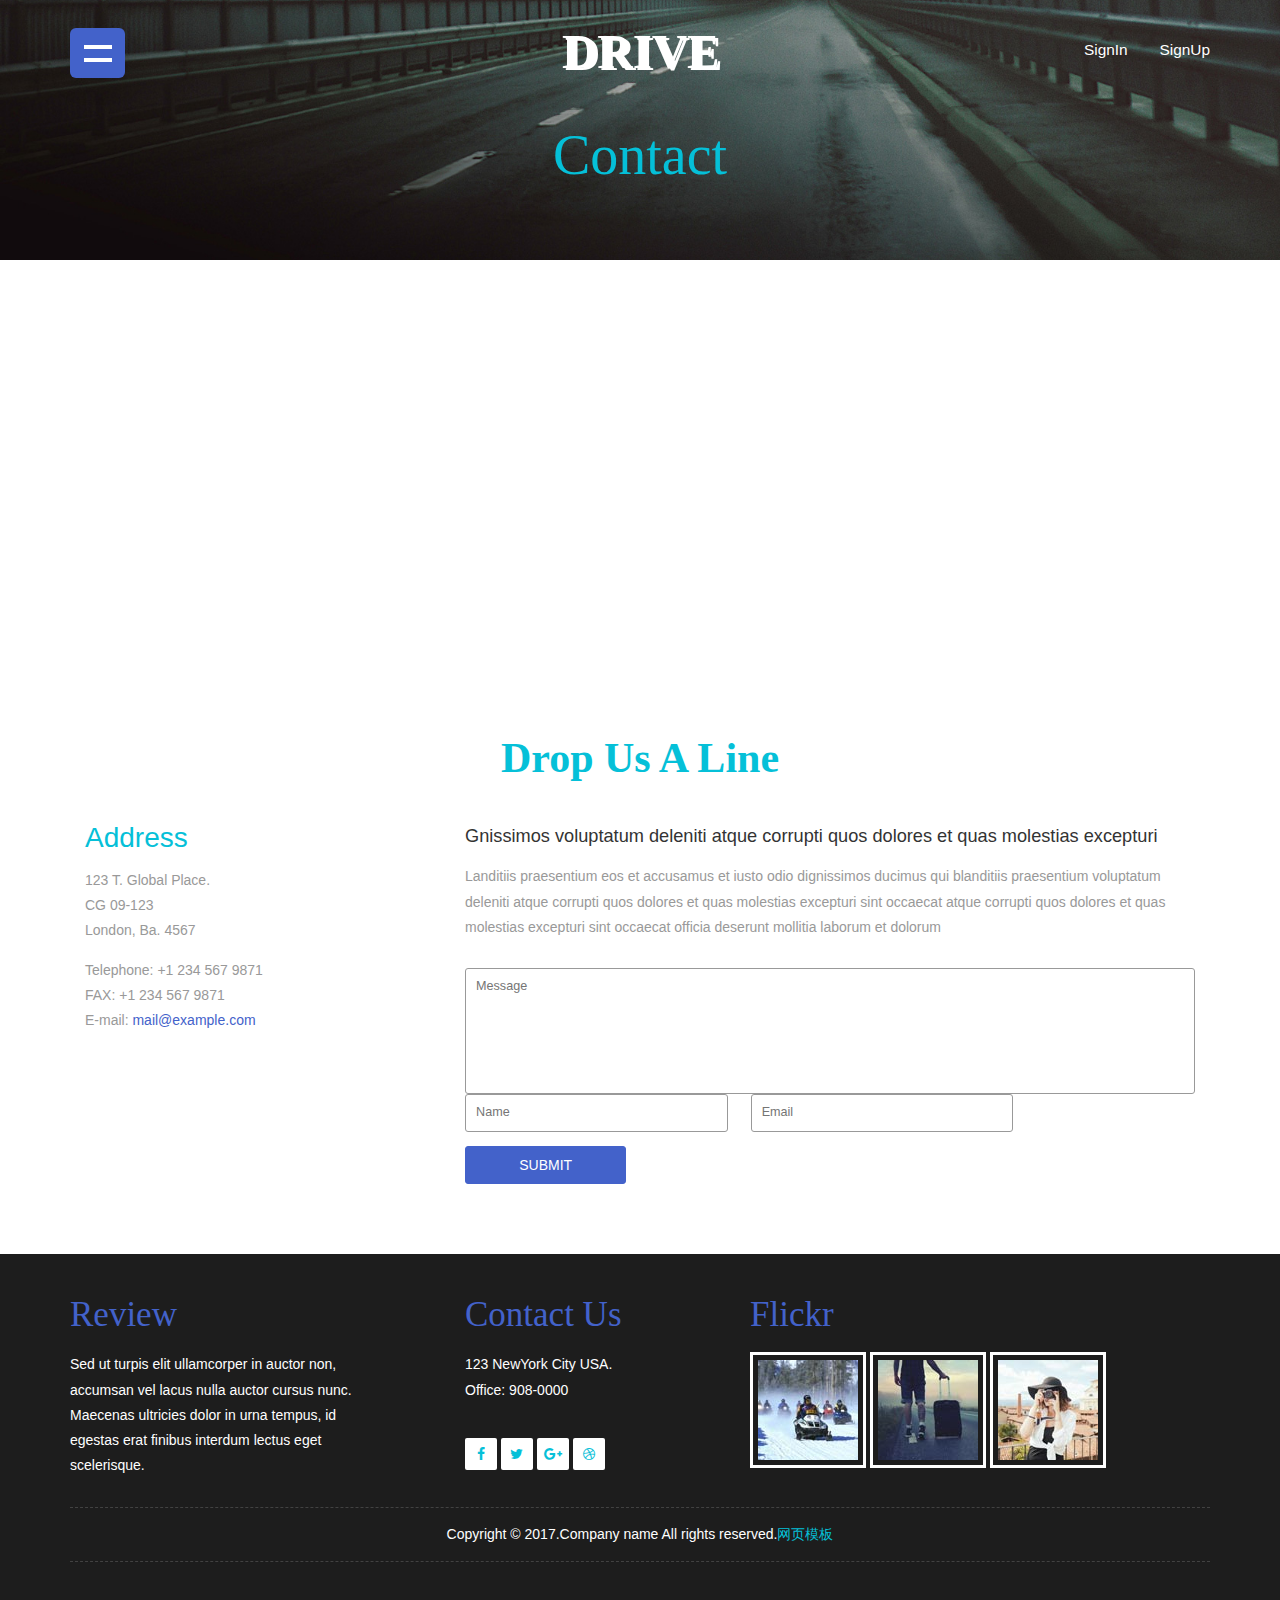
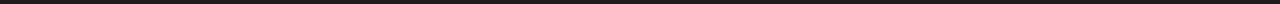
<file: WebContent/contact.html>
<!DOCTYPE html>
<html lang="en">
<head>
<title>Contact</title>
<meta name="viewport" content="width=device-width, initial-scale=1">
<meta http-equiv="Content-Type" content="text/html; charset=utf-8" />
<meta name="keywords" content="" />
<script type="application/x-javascript"> addEventListener("load", function() { setTimeout(hideURLbar, 0); }, false); function hideURLbar(){ window.scrollTo(0,1); } </script>
<!-- Custom Theme files -->
<link href="css/bootstrap.css" type="text/css" rel="stylesheet" media="all">
<link href="css/style.css" type="text/css" rel="stylesheet" media="all">  
<link href="css/font-awesome.css" rel="stylesheet"> 			<!-- font-awesome icons --> 
<!-- //Custom Theme files -->  
<!-- js -->
<script src="js/jquery-2.2.3.min.js"></script>  
<script src="js/smoothscroll.min.js"></script> 
<!-- //js -->

</head>
<body>
	<!-- banner -->
	<div class="banner w3about">
		<!-- header -->
		<div class="header">
			<div class="container">
				<div class="header-w3lsrow"> 
					<div class="menu"> 
						<div class="toggle"></div> 
						<ul class="w3nav">
							<li><a href="index.html"> Home</a></li>
							<li><a href="about.html"> About</a></li> 
							<li><a href="gallery.html"> Gallery</a></li> 
							<li><a href="#" class="dropdown-toggle" data-toggle="dropdown" role="button" aria-haspopup="true" aria-expanded="false">Short Codes <span class="caret"></span></a>
								<ul class="dropdown-menu">
									<li><a href="icons.html">Web Icons</a></li>
									<li><a href="codes.html">Typography</a></li>     
								</ul>
							</li> 
							<li><a href="contact.html" class="active"> Contact Us</a></li>
						</ul>
						<div class="clearfix"> </div>
					</div> 
					<div class="logo">
						<h1><a href="index.html">Drive</a></h1>
					</div>  
					<div class="header-right">   
						<ul>
							<li><a href="signin.html">SignIn</a></li>
							<li><a href="signup.html">SignUp</a></li> 
						</ul>
						<div class="clearfix"> </div> 
					</div>
					<div class="clearfix"> </div>
				</div>
			</div>
		</div>
		<!-- //header --> 
		<!-- banner-text -->
		<div class="banner-text"> 
			<div class="container"> 
				<div class="banner-w3lstext">
					<h2>Contact</h2>
				</div> 	 
			</div>
		</div>
		<!-- //banner-text --> 
	</div>
	<!-- //banner -->
	<!-- contact -->
	<div class="map">
		<iframe src="https://www.google.com/maps/embed?pb=!1m18!1m12!1m3!1d158857.72810619872!2d-0.2416818539001213!3d51.528771841011256!2m3!1f0!2f0!3f0!3m2!1i1024!2i768!4f13.1!3m3!1m2!1s0x47d8a00baf21de75%3A0x52963a5addd52a99!2sLondon%2C+UK!5e0!3m2!1sen!2sin!4v1448548788199" allowfullscreen></iframe>
	</div>
	<div class="contact">
		<div class="container">
			<h3 class="w3agileits-title">Drop Us a Line</h3> 
			<div class="contact-info">	
				<div class="col-md-4 contact-grids">
					<div class="cnt-address">
						<h3 class="title1">Address</h3> 
						<p>123 T. Global Place.
							<span>CG 09-123</span>
							London, Ba. 4567
						</p> 
						<p>Telephone: +1 234 567 9871
							<span>FAX: +1 234 567 9871</span>
							E-mail: <a href="mailto:info@example.com">mail@example.com</a>
						</p>
					</div>
				</div>
				<div class="col-md-8 contact-grids">
					<h5>Gnissimos voluptatum deleniti atque corrupti quos dolores et quas molestias excepturi</h5>
					<p>Landitiis praesentium eos et accusamus et iusto odio dignissimos ducimus qui blanditiis praesentium voluptatum deleniti atque corrupti quos dolores et quas molestias excepturi sint occaecat atque corrupti quos dolores et quas molestias excepturi sint occaecat officia deserunt mollitia laborum et dolorum </p>		
					<div class="contact-form">  
						<form action="#" method="post">
							<textarea name="Message" placeholder="Message" required=""></textarea>
							<input type="text" name="First Name" placeholder="Name" required="">
							<input type="text" name="Email" placeholder="Email" required=""> 
							<input type="submit" value="SUBMIT">
						</form> 
					</div>
				</div> 
				<div class="clearfix"> </div>
			</div>
		</div>
	</div> 
	<!-- //contact --> 
	<!-- footer -->
	<div class="footer">
		<div class="container">
			<div class="col-md-4 footer-grids">
				<h3>Review</h3>
				<p>Sed ut turpis elit ullamcorper in auctor non, accumsan vel lacus nulla auctor cursus nunc. Maecenas ultricies dolor in urna tempus, id egestas erat finibus  interdum lectus eget scelerisque.</p>
			</div>
			<div class="col-md-3 footer-grids">
				<h3>Contact Us</h3>
				<p>123 NewYork City USA.<br>
					<span>Office: 908-0000</span>
				</p>
				<div class="footer-bottom">
					<a href="#"><i class="fa fa-facebook"> </i><span>Facebook</span></a>
					<a href="#"><i class="fa fa-twitter"> </i><span>Twitter</span></a>
					<a href="#"><i class="fa fa-google-plus"> </i><span>Google +</span></a>
					<a href="#"><i class="fa fa-dribbble"> </i><span>Dribbble</span></a>
				</div>
			</div>
			<div class="col-md-5 footer-grids">
				<h3>Flickr</h3>
				<a  class="footer-img" href="#"><img src="images/i4.jpg" alt=""></a>
				<a class="footer-img" href="#"><img src="images/i2.jpg" alt=""></a>
				<a class="footer-img" href="#"><img src="images/i3.jpg" alt=""></a>
			</div>
			<div class="clearfix"> </div>
			<div class="footer-copy">
				<p>Copyright &copy; 2017.Company name All rights reserved.<a target="_blank" href="http://www.17sucai.com/">&#x7F51;&#x9875;&#x6A21;&#x677F;</a></p>
			</div>
		</div>
	</div>
	<!-- //footer --> 
	<!-- menu js -->
	<script>
		$('.toggle').on('click', function() {
			$('.menu').toggleClass('open');  
			$('.w3nav').toggleClass('show-w3nav');  
			$('.w3nav a').toggleClass('show-w3nav-link');  
			$('.toggle').toggleClass('close');  
		});
	</script>
	<!-- //menu js -->
	<!-- start-smooth-scrolling -->
	<script type="text/javascript" src="js/move-top.js"></script>
	<script type="text/javascript" src="js/easing.js"></script>	
	<script type="text/javascript">
			jQuery(document).ready(function($) {
				$(".scroll").click(function(event){		
					event.preventDefault();
			
			$('html,body').animate({scrollTop:$(this.hash).offset().top},1000);
				});
			});
	</script>
	<!-- //end-smooth-scrolling -->	
	<!-- smooth-scrolling-of-move-up -->
	<script type="text/javascript">
		$(document).ready(function() {
			/*
			var defaults = {
				containerID: 'toTop', // fading element id
				containerHoverID: 'toTopHover', // fading element hover id
				scrollSpeed: 1200,
				easingType: 'linear' 
			};
			*/
			
			$().UItoTop({ easingType: 'easeOutQuart' });
			
		});
	</script>
	<!-- //smooth-scrolling-of-move-up --> 
	<!-- Bootstrap core JavaScript
    ================================================== -->
    <!-- Placed at the end of the document so the pages load faster -->
    <script src="js/bootstrap.js"></script>
</body>
</html>
</file>
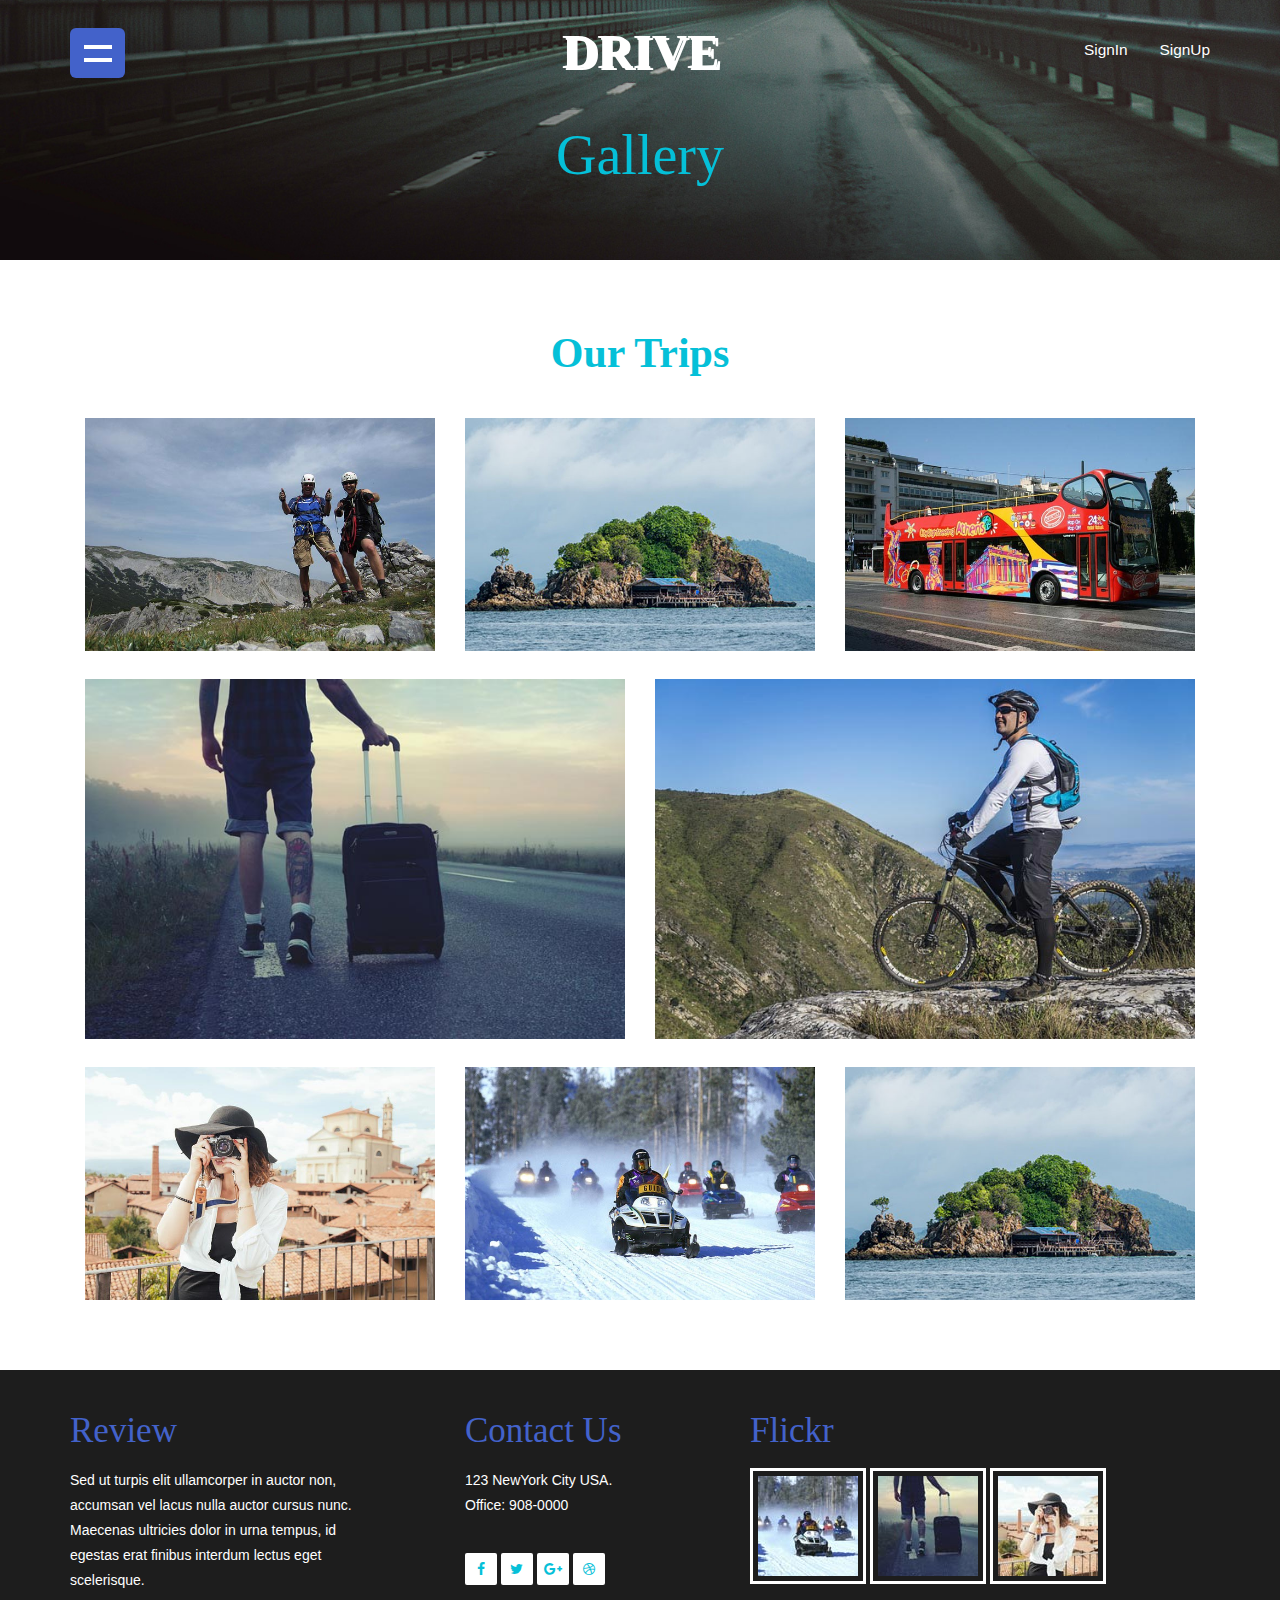
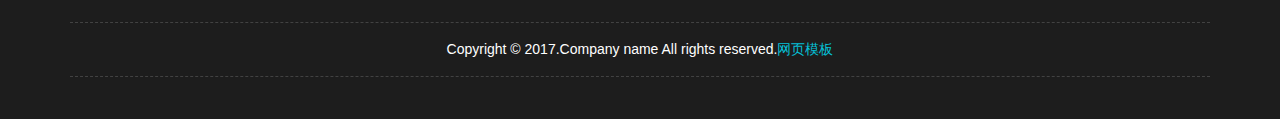
<file: WebContent/gallery.html>
<!DOCTYPE html>
<html lang="en">
<head>
<title>Gallery</title>
<meta name="viewport" content="width=device-width, initial-scale=1">
<meta http-equiv="Content-Type" content="text/html; charset=utf-8" />
<meta name="keywords" content="" />
<script type="application/x-javascript"> addEventListener("load", function() { setTimeout(hideURLbar, 0); }, false); function hideURLbar(){ window.scrollTo(0,1); } </script>
<!-- Custom Theme files -->
<link href="css/bootstrap.css" type="text/css" rel="stylesheet" media="all">
<link href="css/style.css" type="text/css" rel="stylesheet" media="all">  
<link href="css/font-awesome.css" rel="stylesheet"> 			<!-- font-awesome icons --> 
<link rel="stylesheet" href="css/lightbox.css">
<!-- //Custom Theme files -->  
<!-- js -->
<script src="js/jquery-2.2.3.min.js"></script>  
<script src="js/smoothscroll.min.js"></script> 
<!-- //js -->

</head>
<body> 
	<!-- banner -->
	<div class="banner w3about">
		<!-- header -->
		<div class="header">
			<div class="container">
				<div class="header-w3lsrow"> 
					<div class="menu"> 
						<div class="toggle"></div> 
						<ul class="w3nav">
							<li><a href="index.html"> Home</a></li>
							<li><a href="about.html"> About</a></li> 
							<li><a href="gallery.html" class="active"> Gallery</a></li> 
							<li><a href="#" class="dropdown-toggle" data-toggle="dropdown" role="button" aria-haspopup="true" aria-expanded="false">Short Codes <span class="caret"></span></a>
								<ul class="dropdown-menu">
									<li><a href="icons.html">Web Icons</a></li>
									<li><a href="codes.html">Typography</a></li>     
								</ul>
							</li> 
							<li><a href="contact.html"> Contact Us</a></li>
						</ul>
						<div class="clearfix"> </div>
					</div> 
					<div class="logo">
						<h1><a href="index.html">Drive</a></h1>
					</div>  
					<div class="header-right">   
						<ul>
							<li><a href="signin.html">SignIn</a></li>
							<li><a href="signup.html">SignUp</a></li> 
						</ul>
						<div class="clearfix"> </div> 
					</div>
					<div class="clearfix"> </div>
				</div>
			</div>
		</div>
		<!-- //header --> 
		<!-- banner-text -->
		<div class="banner-text"> 
			<div class="container"> 
				<div class="banner-w3lstext">
					<h2>Gallery</h2>
				</div> 	 
			</div>
		</div>
		<!-- //banner-text --> 
	</div>
	<!-- //banner -->
	<!-- gallery -->
	<div class="gallery">
		<div class="container">  
			<h3 class="w3agileits-title">Our Trips</h3> 
			<div class="gallery-grids-top">
				<div class="gallery-grids">
					<div class="col-md-4 col-sm-4 col-xs-6 gallery-grid-img hover ehover14"> 
						<a class="example-image-link" href="images/g1.jpg" data-lightbox="example-set" data-title="">
							<img class="example-image img-responsive" src="images/g1.jpg" alt=""/> 
							<div class="overlay">
								<h4>Gallery</h4>
							</div> 
						</a> 
					</div>  
					<div class="col-md-4 col-sm-4 col-xs-6 gallery-grid-img hover ehover14">
						<a class="example-image-link" href="images/g2.jpg" data-lightbox="example-set" data-title="">
							<img class="example-image img-responsive" src="images/g2.jpg" alt=""/> 
							<div class="overlay">
								<h4>Gallery</h4>
							</div> 
						</a> 
					</div>
					<div class="col-md-4 col-sm-4 col-xs-6 gallery-grid-img hover ehover14">
						<a class="example-image-link" href="images/g3.jpg" data-lightbox="example-set" data-title="">
							<img class="example-image img-responsive" src="images/g3.jpg" alt=""/> 
							<div class="overlay">
								<h4>Gallery</h4>
							</div> 
						</a> 
					</div>
					<div class="col-md-6 col-sm-6 col-xs-6 gallery-grid-img gallery-mdl hover ehover14"> 
						<a class="example-image-link" href="images/img2.jpg" data-lightbox="example-set" data-title="">
							<img class="example-image img-responsive" src="images/img2.jpg" alt=""/> 
							<div class="overlay">
								<h4>Gallery</h4>
							</div> 
						</a>
					</div>  
					<div class="col-md-6 col-sm-6 col-xs-6 gallery-grid-img gallery-mdl hover ehover14">
						<a class="example-image-link" href="images/img1.jpg" data-lightbox="example-set" data-title="">
							<img class="example-image img-responsive" src="images/img1.jpg" alt=""/>
							<div class="overlay">
								<h4>Gallery</h4>
							</div> 
						</a> 
					</div>
					<div class="col-md-4 col-sm-4 col-xs-6 gallery-grid-img hover ehover14"> 
						<a class="example-image-link" href="images/img3.jpg" data-lightbox="example-set" data-title="">
						<img class="example-image img-responsive" src="images/img3.jpg" alt=""/>
							<div class="overlay">
								<h4>Gallery</h4>
							</div> 
						</a> 
					</div>  
					<div class="col-md-4 col-sm-4 col-xs-6 gallery-grid-img hover ehover14">
						<a class="example-image-link" href="images/img4.jpg" data-lightbox="example-set" data-title="">
							<img class="example-image img-responsive" src="images/img4.jpg" alt=""/> 
							<div class="overlay">
								<h4>Gallery</h4>
							</div> 
						</a> 
					</div>
					<div class="col-md-4 col-sm-4 col-xs-6 gallery-grid-img hover ehover14">
						<a class="example-image-link" href="images/g2.jpg" data-lightbox="example-set" data-title="">
							<img class="example-image img-responsive" src="images/g2.jpg" alt=""/>
							<div class="overlay">
								<h4>Gallery</h4>
							</div> 
						</a>
					</div>	
					<div class="clearfix"> </div>	
					<script src="js/lightbox-plus-jquery.min.js"></script>	
				</div> 
			</div> 
		</div>
	</div>
	<!-- //gallery -->   
	<!-- footer -->
	<div class="footer">
		<div class="container">
			<div class="col-md-4 footer-grids">
				<h3>Review</h3>
				<p>Sed ut turpis elit ullamcorper in auctor non, accumsan vel lacus nulla auctor cursus nunc. Maecenas ultricies dolor in urna tempus, id egestas erat finibus  interdum lectus eget scelerisque.</p>
			</div>
			<div class="col-md-3 footer-grids">
				<h3>Contact Us</h3>
				<p>123 NewYork City USA.<br>
					<span>Office: 908-0000</span>
				</p>
				<div class="footer-bottom">
					<a href="#"><i class="fa fa-facebook"> </i><span>Facebook</span></a>
					<a href="#"><i class="fa fa-twitter"> </i><span>Twitter</span></a>
					<a href="#"><i class="fa fa-google-plus"> </i><span>Google +</span></a>
					<a href="#"><i class="fa fa-dribbble"> </i><span>Dribbble</span></a>
				</div>
			</div>
			<div class="col-md-5 footer-grids">
				<h3>Flickr</h3>
				<a  class="footer-img" href=""><img src="images/i4.jpg" alt=""></a>
				<a class="footer-img" href=""><img src="images/i2.jpg" alt=""></a>
				<a class="footer-img" href=""><img src="images/i3.jpg" alt=""></a>
			</div>
			<div class="clearfix"> </div>
			<div class="footer-copy">
				<p>Copyright &copy; 2017.Company name All rights reserved.<a target="_blank" href="http://www.17sucai.com/">&#x7F51;&#x9875;&#x6A21;&#x677F;</a></p>
			</div>
		</div>
	</div>
	<!-- //footer --> 
	<!-- menu js -->
	<script>
		$('.toggle').on('click', function() {
			$('.menu').toggleClass('open');  
			$('.w3nav').toggleClass('show-w3nav');  
			$('.w3nav a').toggleClass('show-w3nav-link');  
			$('.toggle').toggleClass('close');  
		});
	</script>
	<!-- //menu js -->
	<!-- start-smooth-scrolling -->
	<script type="text/javascript" src="js/move-top.js"></script>
	<script type="text/javascript" src="js/easing.js"></script>	
	<script type="text/javascript">
			jQuery(document).ready(function($) {
				$(".scroll").click(function(event){		
					event.preventDefault();
			
			$('html,body').animate({scrollTop:$(this.hash).offset().top},1000);
				});
			});
	</script>
	<!-- //end-smooth-scrolling -->	
	<!-- smooth-scrolling-of-move-up -->
	<script type="text/javascript">
		$(document).ready(function() {
			/*
			var defaults = {
				containerID: 'toTop', // fading element id
				containerHoverID: 'toTopHover', // fading element hover id
				scrollSpeed: 1200,
				easingType: 'linear' 
			};
			*/
			
			$().UItoTop({ easingType: 'easeOutQuart' });
			
		});
	</script>
	<!-- //smooth-scrolling-of-move-up --> 
	<!-- Bootstrap core JavaScript
    ================================================== -->
    <!-- Placed at the end of the document so the pages load faster -->
    <script src="js/bootstrap.js"></script>
</body>
</html>
</file>
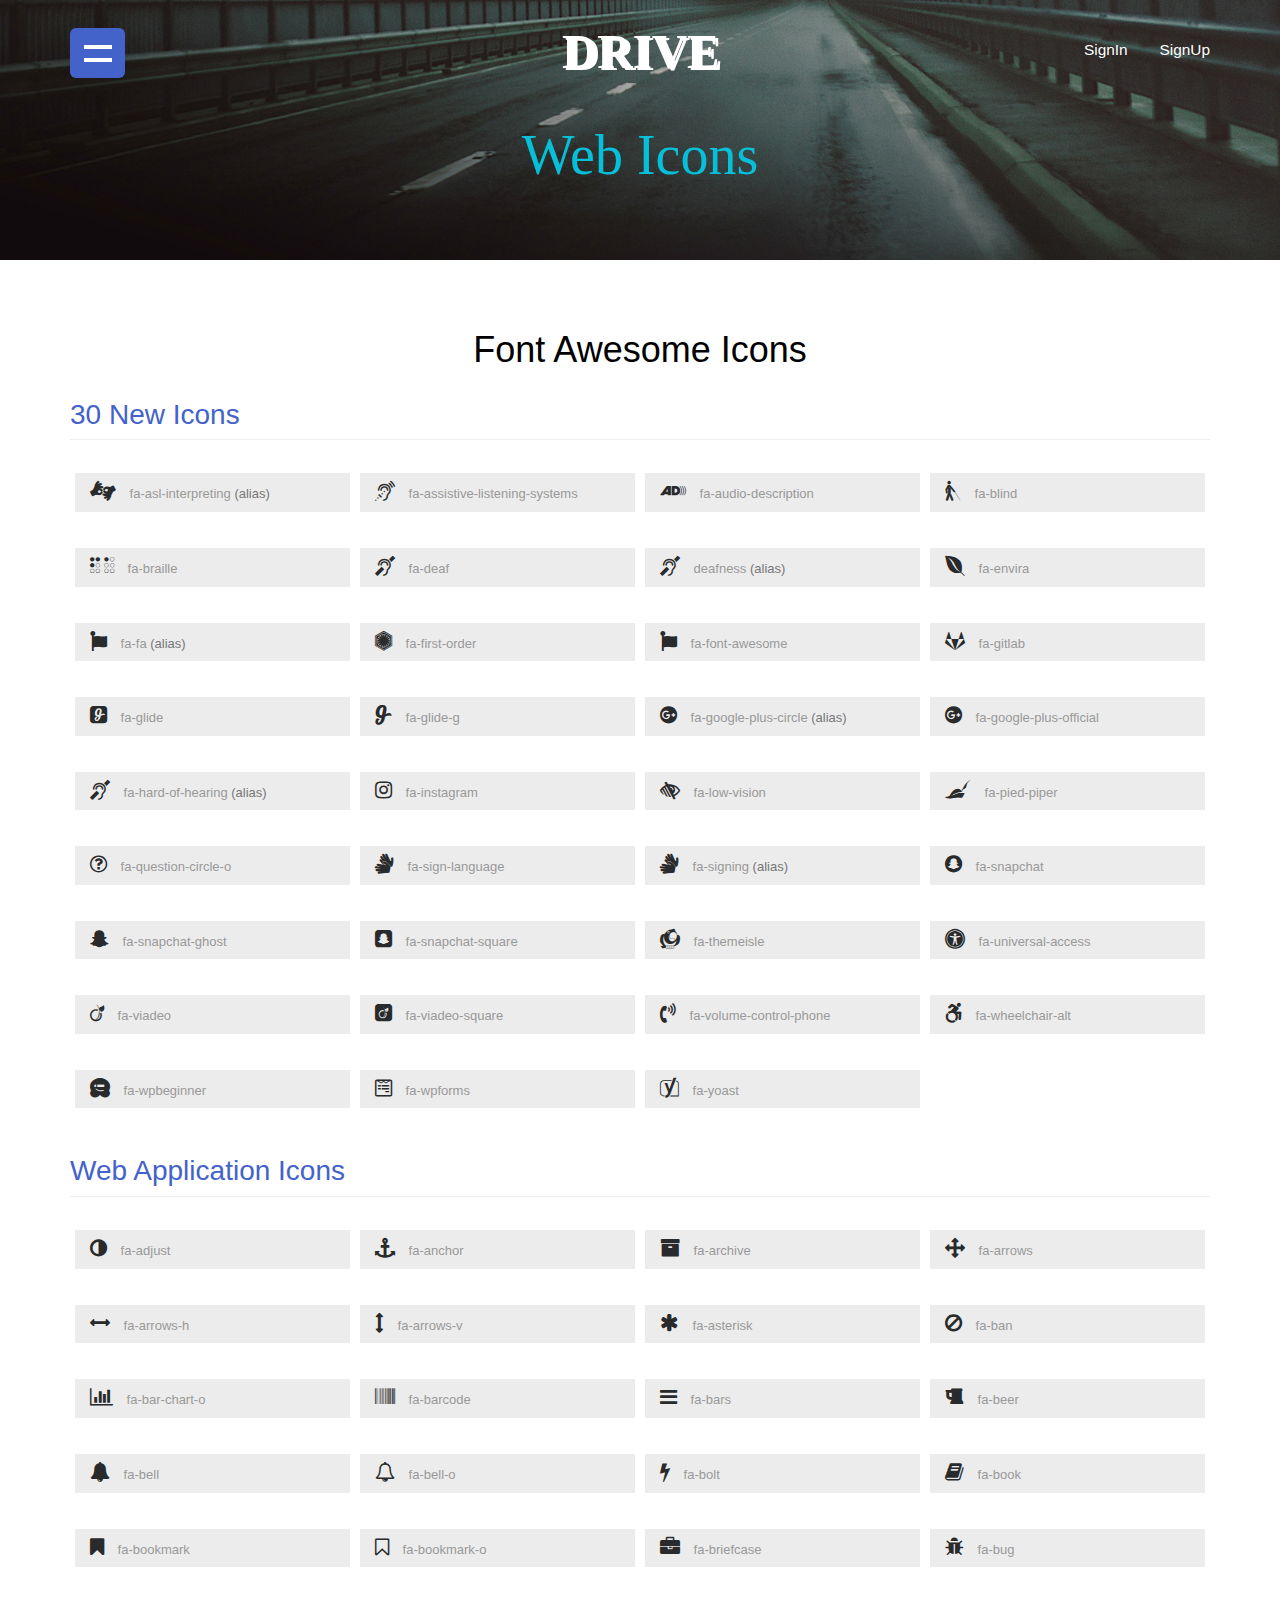
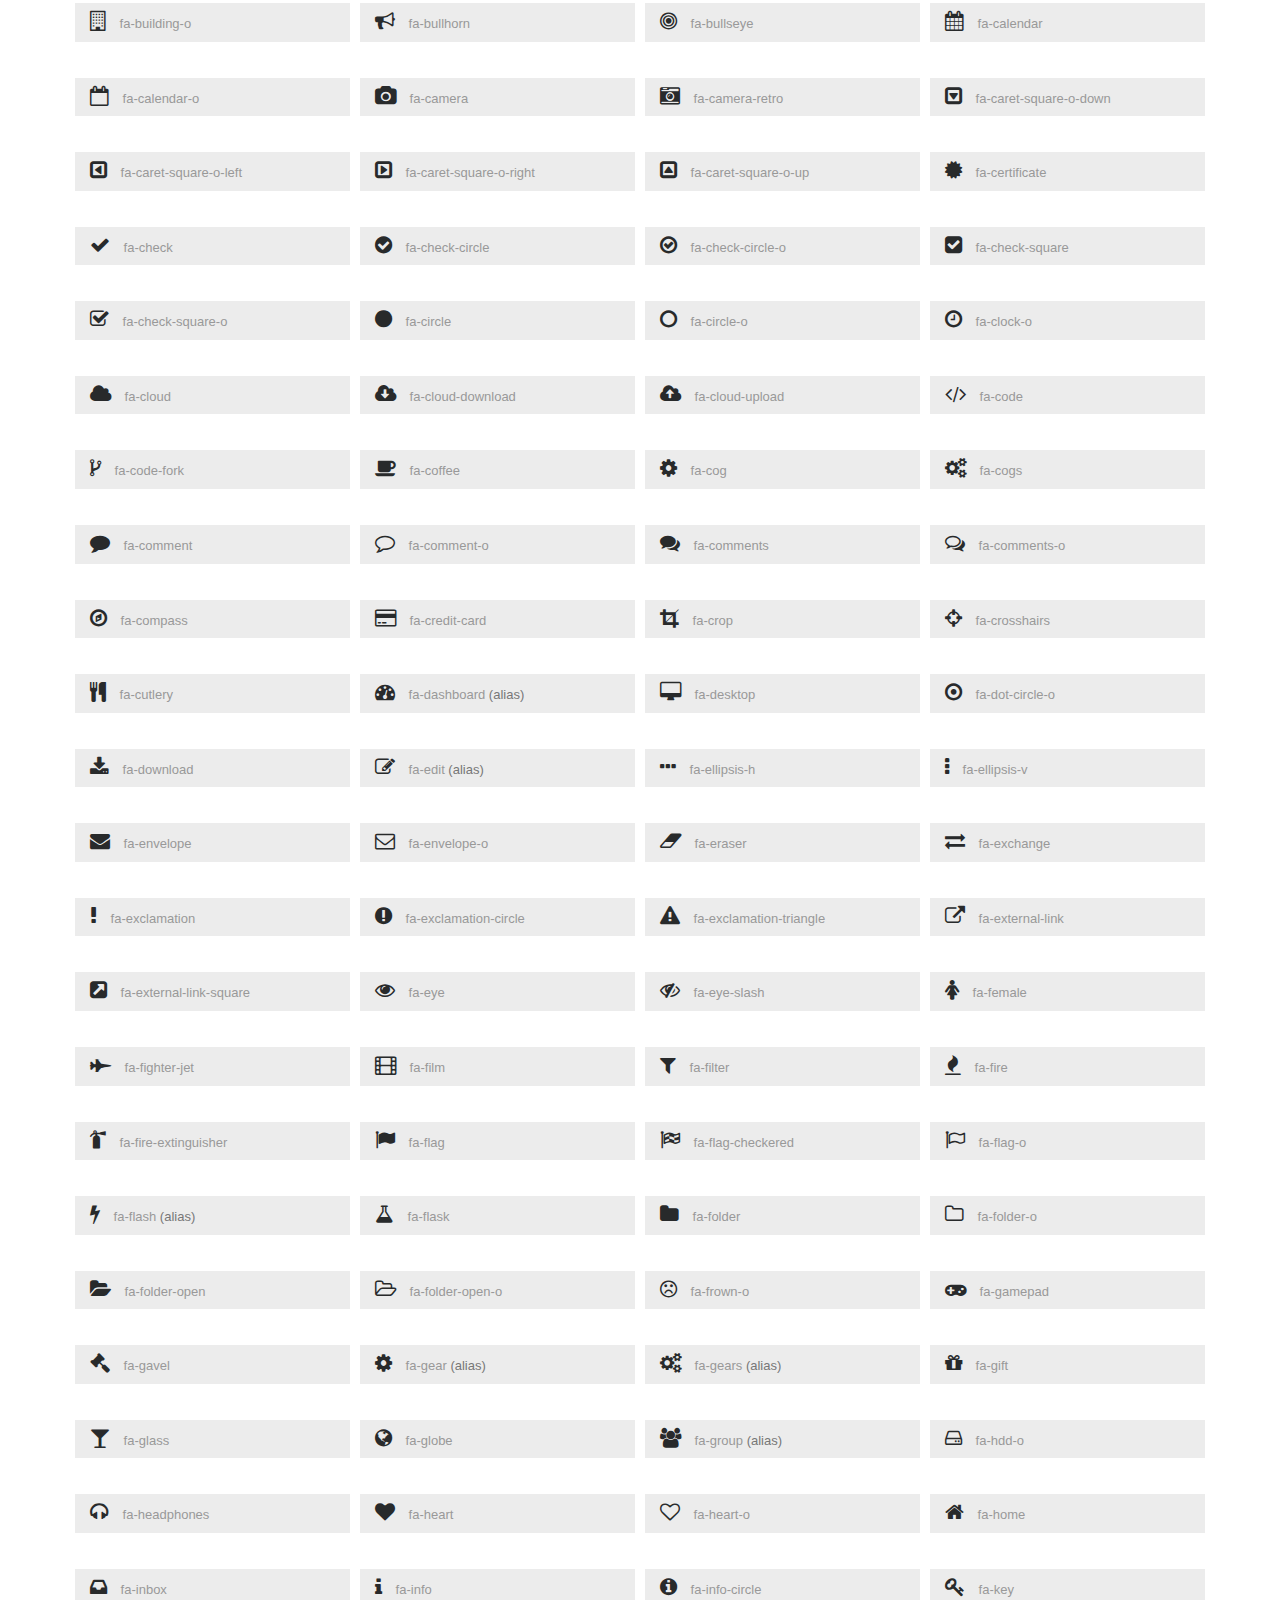
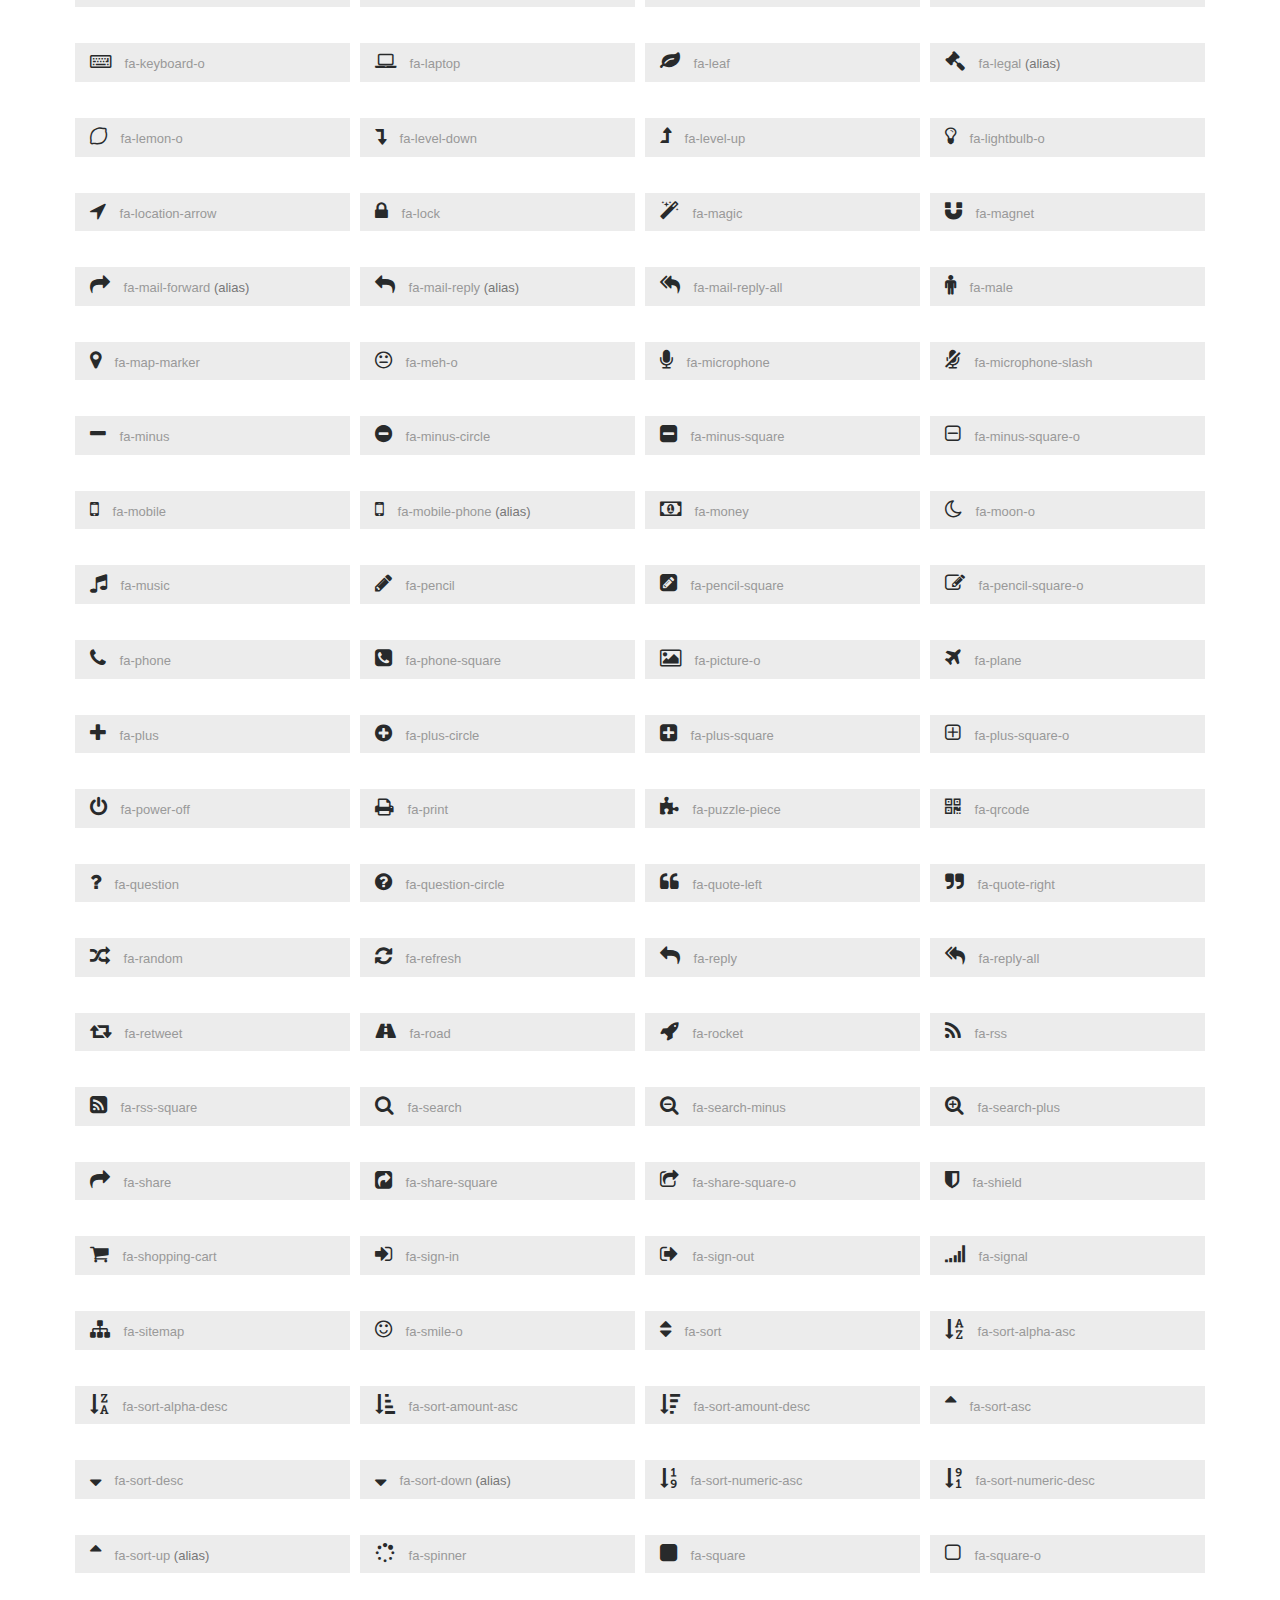
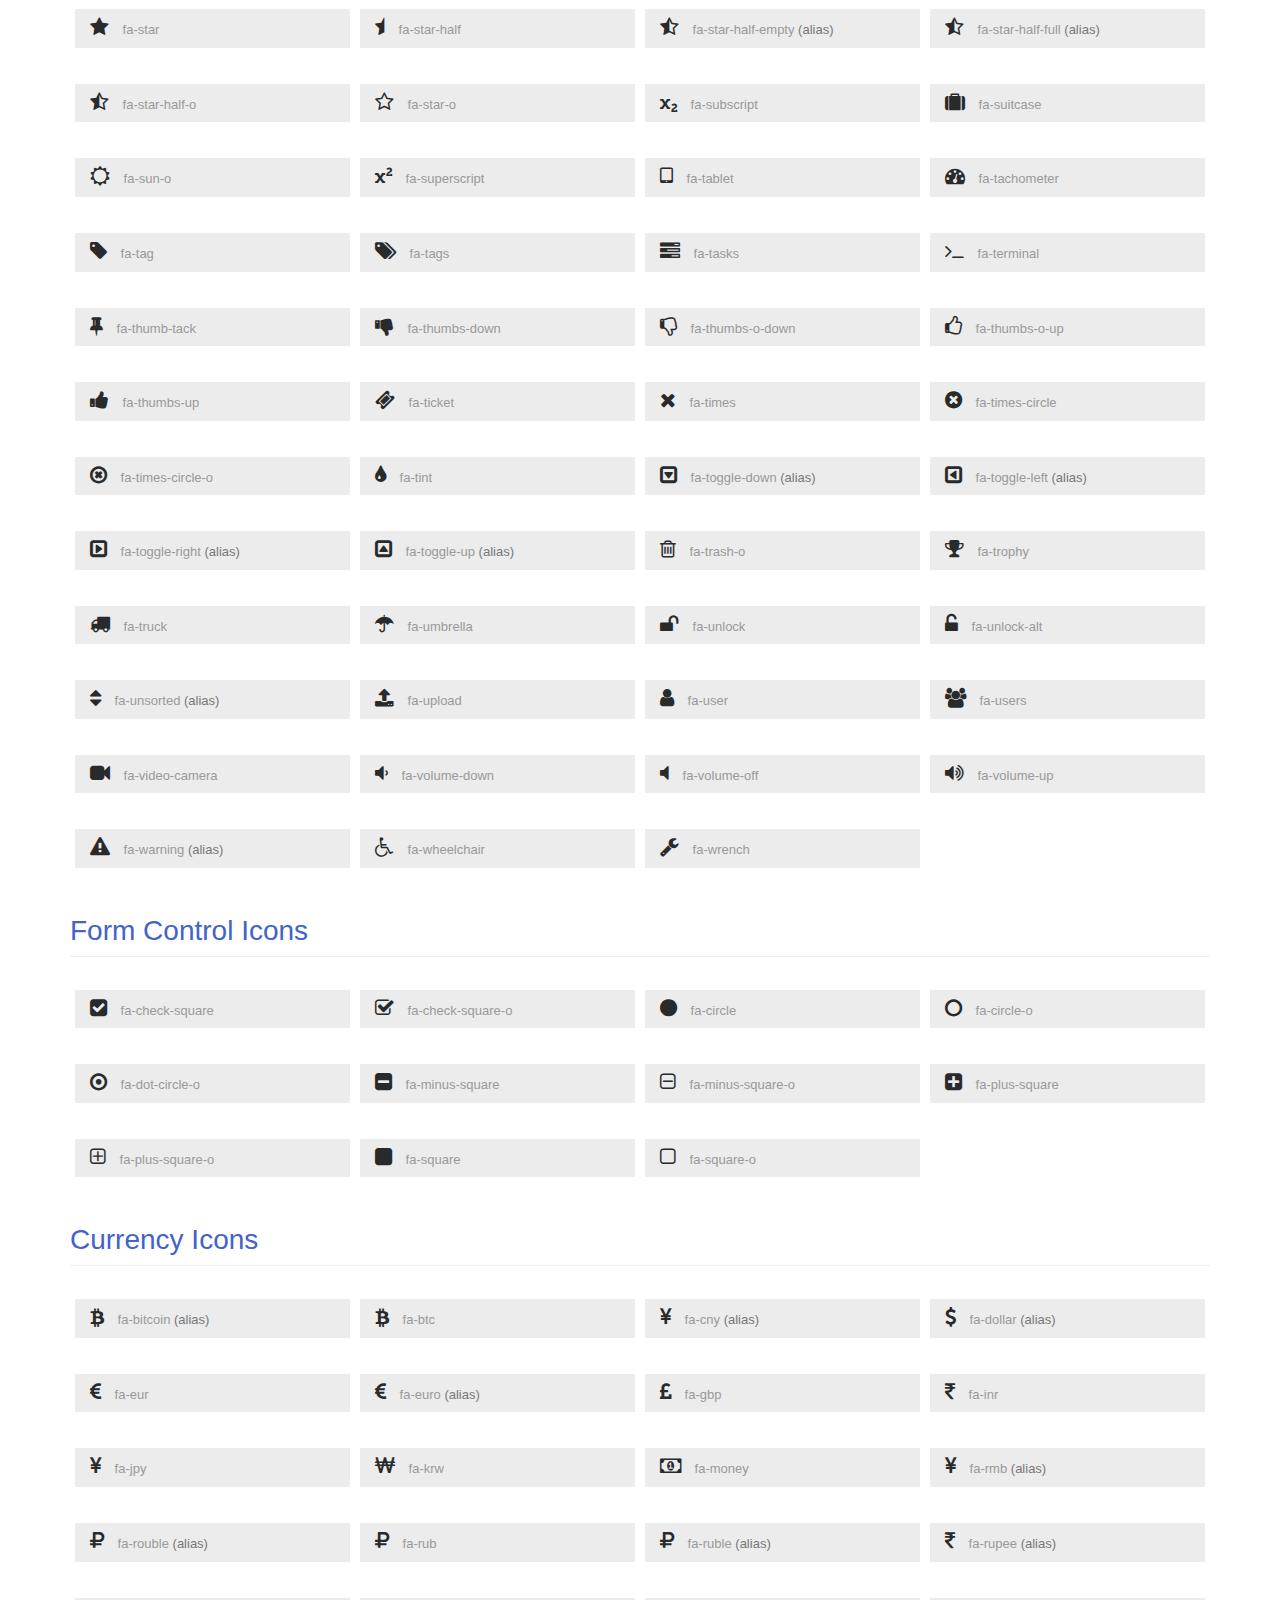
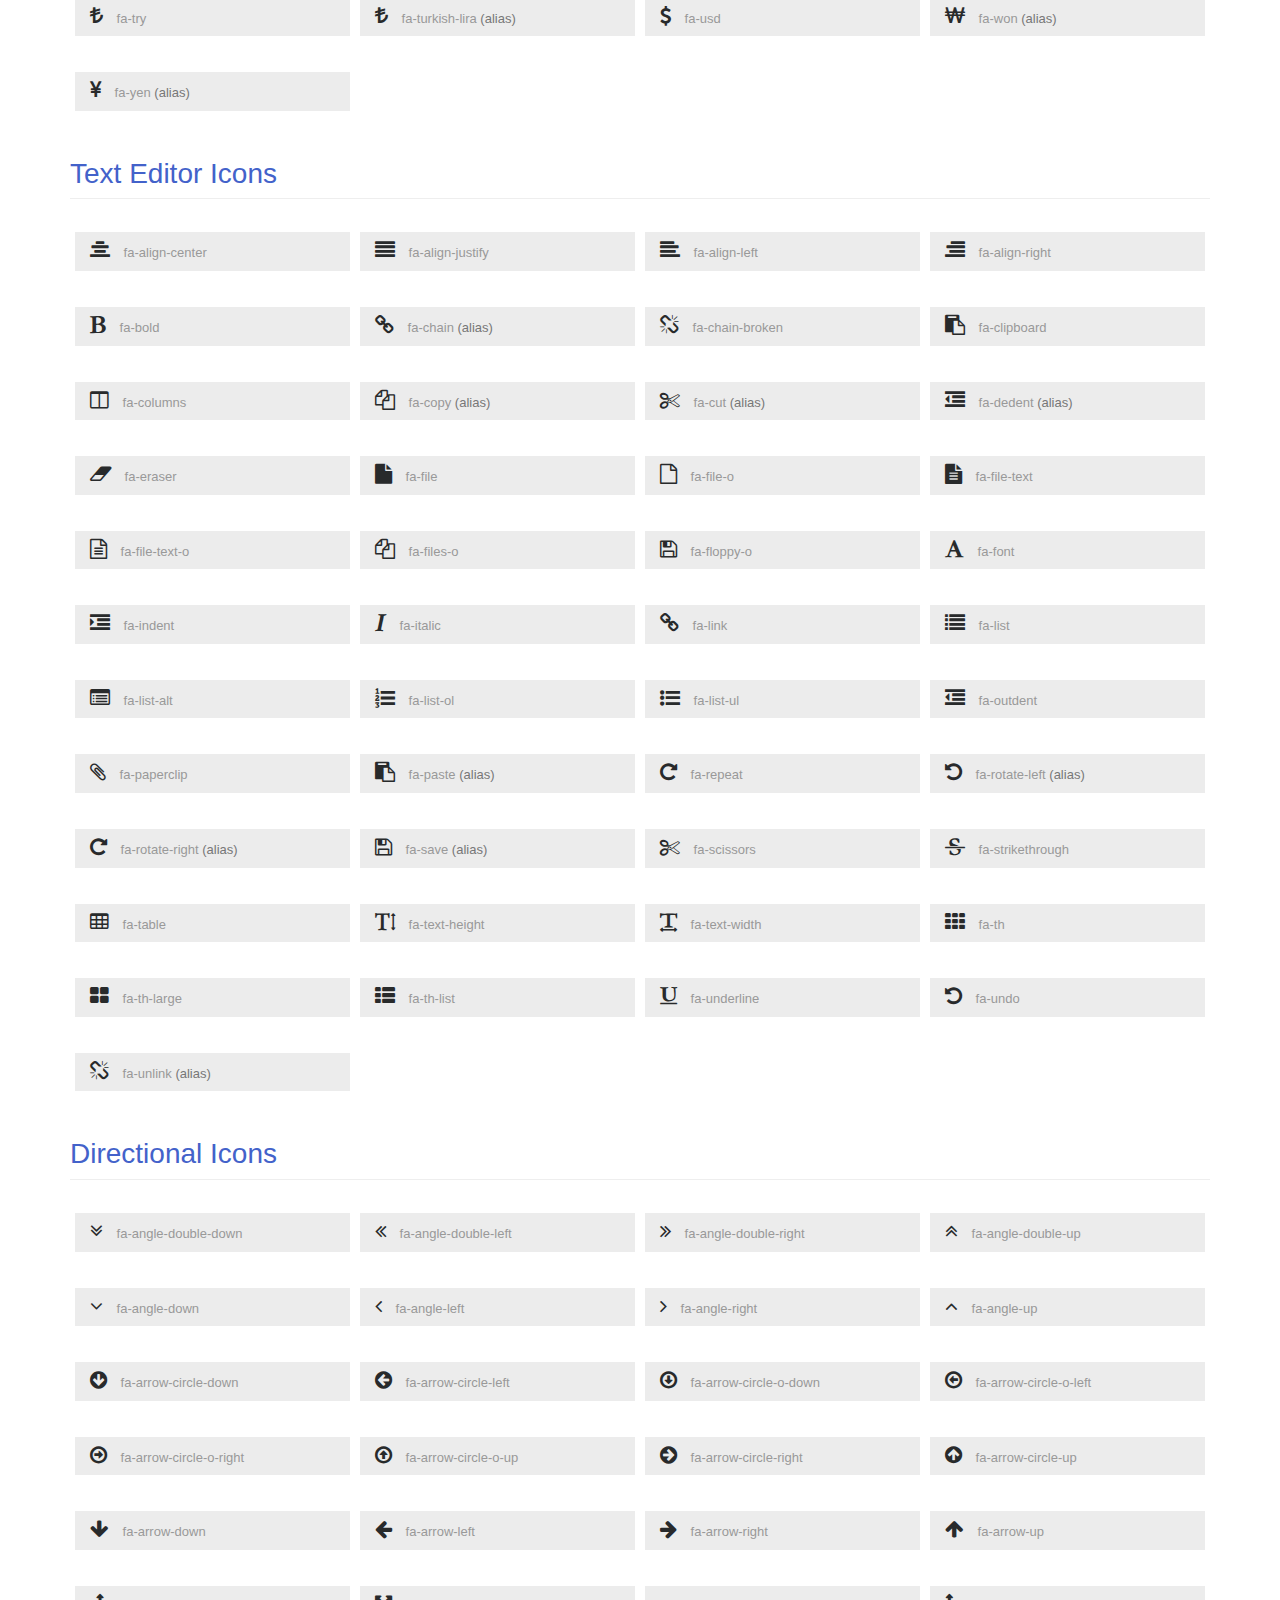
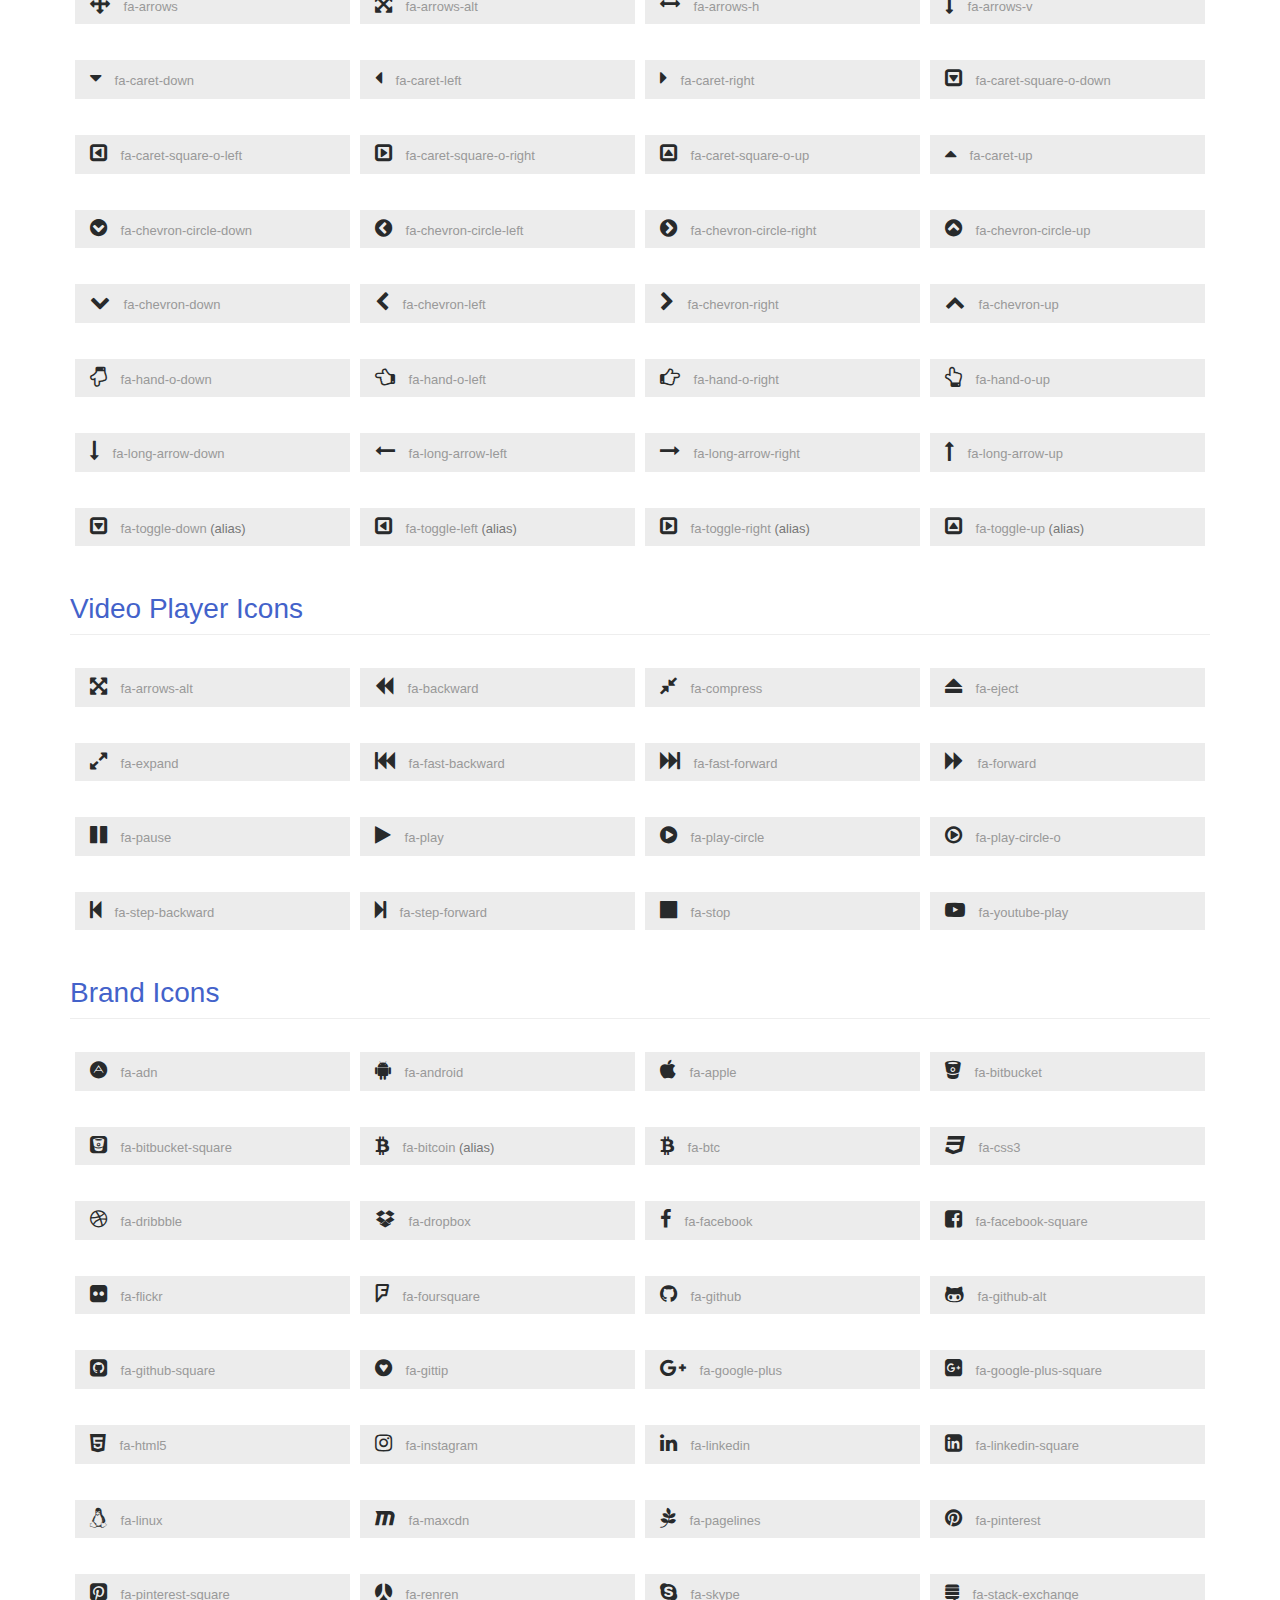
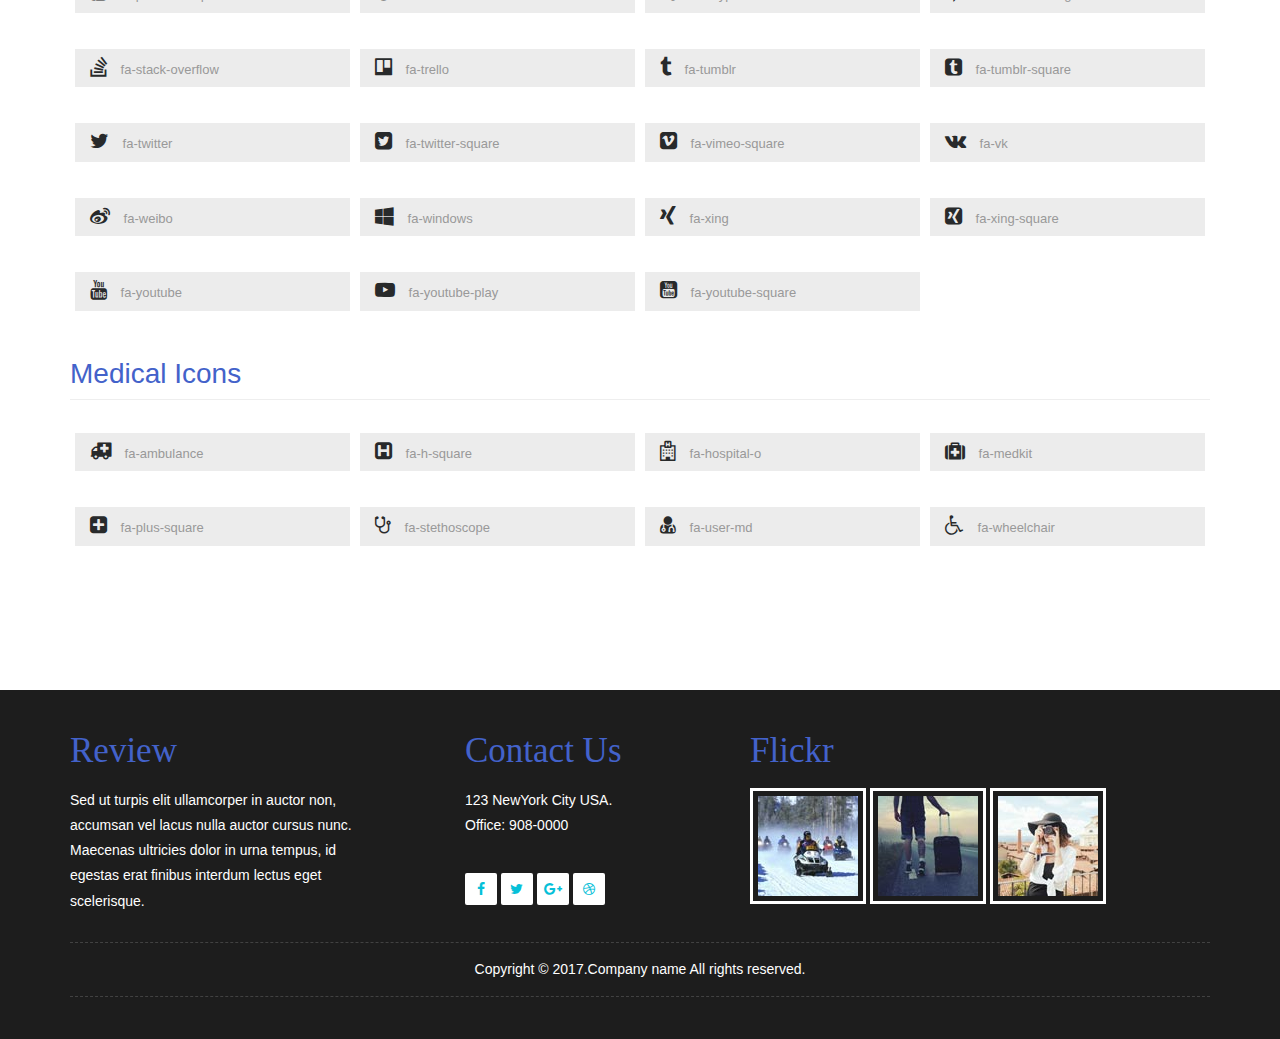
<file: WebContent/icons.html>
<!DOCTYPE html>
<html lang="en">
<head>
<title>Web Icons</title>
<meta name="viewport" content="width=device-width, initial-scale=1">
<meta http-equiv="Content-Type" content="text/html; charset=utf-8" />
<meta name="keywords" content="" />
<script type="application/x-javascript"> addEventListener("load", function() { setTimeout(hideURLbar, 0); }, false); function hideURLbar(){ window.scrollTo(0,1); } </script>
<!-- Custom Theme files -->
<link href="css/bootstrap.css" type="text/css" rel="stylesheet" media="all">
<link href="css/style.css" type="text/css" rel="stylesheet" media="all">  
<link href="css/font-awesome.css" rel="stylesheet"> 			<!-- font-awesome icons --> 
<!-- //Custom Theme files -->  
<!-- js -->
<script src="js/jquery-2.2.3.min.js"></script>  
<script src="js/smoothscroll.min.js"></script> 
<!-- //js -->

</head>
<body>
	<!-- banner -->
	<div class="banner w3about">
		<!-- header -->
		<div class="header">
			<div class="container">
				<div class="header-w3lsrow"> 
					<div class="menu"> 
						<div class="toggle"></div> 
						<ul class="w3nav">
							<li><a href="index.html"> Home</a></li>
							<li><a href="about.html"> About</a></li> 
							<li><a href="gallery.html"> Gallery</a></li> 
							<li><a href="#" class="dropdown-toggle" data-toggle="dropdown" role="button" aria-haspopup="true" aria-expanded="false">Short Codes <span class="caret"></span></a>
								<ul class="dropdown-menu">
									<li><a class="active" href="icons.html">Web Icons</a></li>
									<li><a href="codes.html">Typography</a></li>     
								</ul>
							</li> 
							<li><a href="contact.html"> Contact Us</a></li>
						</ul>
						<div class="clearfix"> </div>
					</div> 
					<div class="logo">
						<h1><a href="index.html">Drive</a></h1>
					</div>  
					<div class="header-right">   
						<ul>
							<li><a href="signin.html">SignIn</a></li>
							<li><a href="signup.html">SignUp</a></li> 
						</ul>
						<div class="clearfix"> </div> 
					</div>
					<div class="clearfix"> </div>
				</div>
			</div>
		</div>
		<!-- //header --> 
		<!-- banner-text -->
		<div class="banner-text"> 
			<div class="container"> 
				<div class="banner-w3lstext">
					<h2>Web Icons</h2>
				</div> 	 
			</div>
		</div>
		<!-- //banner-text --> 
	</div>
	<!-- //banner -->
	<!-- short codes -->
	<div class="codes icons main-grid-border">
		<div class="container"> 
			<div class="grid_3 grid_4 w3_agileits_icons_page">
				<div class="icons">
					<h3 class="agileits-icons-title">Font Awesome Icons</h3>
					<section id="new">
						<h3 class="page-header page-header icon-subheading">30 New Icons </h3>
						<div class="row fontawesome-icon-list">
							<div class="icon-box col-md-3 col-sm-4"><a class="agile-icon" href="#"><i class="fa fa-asl-interpreting" aria-hidden="true"></i> fa-asl-interpreting <span class="text-muted">(alias)</span></a></div>
							
							<div class="icon-box col-md-3 col-sm-4"><a class="agile-icon" href="#"><i class="fa fa-assistive-listening-systems" aria-hidden="true"></i> fa-assistive-listening-systems</a></div>
							
							<div class="icon-box col-md-3 col-sm-4"><a class="agile-icon" href="#"><i class="fa fa-audio-description" aria-hidden="true"></i> fa-audio-description</a></div>
							
							<div class="icon-box col-md-3 col-sm-4"><a class="agile-icon" href="#"><i class="fa fa-blind" aria-hidden="true"></i> fa-blind</a></div>
							
							<div class="icon-box col-md-3 col-sm-4"><a class="agile-icon" href="#"><i class="fa fa-braille" aria-hidden="true"></i> fa-braille</a></div>
							
							<div class="icon-box col-md-3 col-sm-4"><a class="agile-icon" href="#"><i class="fa fa-deaf" aria-hidden="true"></i> fa-deaf</a></div>
							
							<div class="icon-box col-md-3 col-sm-4"><a class="agile-icon" href="#"><i class="fa fa-deafness" aria-hidden="true"></i> deafness <span class="text-muted">(alias)</span></a></div>
							
							<div class="icon-box col-md-3 col-sm-4"><a class="agile-icon" href="#"><i class="fa fa-envira" aria-hidden="true"></i> fa-envira</a></div>
							
							<div class="icon-box col-md-3 col-sm-4"><a class="agile-icon" href="#"><i class="fa fa-fa" aria-hidden="true"></i> fa-fa <span class="text-muted">(alias)</span></a></div>
							
							<div class="icon-box col-md-3 col-sm-4"><a class="agile-icon" href="#"><i class="fa fa-first-order" aria-hidden="true"></i> fa-first-order</a></div>
							
							<div class="icon-box col-md-3 col-sm-4"><a class="agile-icon" href="#"><i class="fa fa-font-awesome" aria-hidden="true"></i> fa-font-awesome</a></div>
							
							<div class="icon-box col-md-3 col-sm-4"><a class="agile-icon" href="#"><i class="fa fa-gitlab" aria-hidden="true"></i> fa-gitlab</a></div>
							
							<div class="icon-box col-md-3 col-sm-4"><a class="agile-icon" href="#"><i class="fa fa-glide" aria-hidden="true"></i> fa-glide</a></div>
							
							<div class="icon-box col-md-3 col-sm-4"><a class="agile-icon" href="#"><i class="fa fa-glide-g" aria-hidden="true"></i> fa-glide-g</a></div>
							
							<div class="icon-box col-md-3 col-sm-4"><a class="agile-icon" href="#"><i class="fa fa-google-plus-circle" aria-hidden="true"></i> fa-google-plus-circle <span class="text-muted">(alias)</span></a></div>
							
							<div class="icon-box col-md-3 col-sm-4"><a class="agile-icon" href="#"><i class="fa fa-google-plus-official" aria-hidden="true"></i> fa-google-plus-official</a></div>
							
							<div class="icon-box col-md-3 col-sm-4"><a class="agile-icon" href="#"><i class="fa fa-hard-of-hearing" aria-hidden="true"></i> fa-hard-of-hearing <span class="text-muted">(alias)</span></a></div>
							
							<div class="icon-box col-md-3 col-sm-4"><a class="agile-icon" href="#"><i class="fa fa-instagram" aria-hidden="true"></i> fa-instagram</a></div>
							
							<div class="icon-box col-md-3 col-sm-4"><a class="agile-icon" href="#"><i class="fa fa-low-vision" aria-hidden="true"></i> fa-low-vision</a></div>
							
							<div class="icon-box col-md-3 col-sm-4"><a class="agile-icon" href="#"><i class="fa fa-pied-piper" aria-hidden="true"></i> fa-pied-piper</a></div>
							
							<div class="icon-box col-md-3 col-sm-4"><a class="agile-icon" href="#"><i class="fa fa-question-circle-o" aria-hidden="true"></i> fa-question-circle-o</a></div>
							
							<div class="icon-box col-md-3 col-sm-4"><a class="agile-icon" href="#"><i class="fa fa-sign-language" aria-hidden="true"></i> fa-sign-language</a></div>
							
							<div class="icon-box col-md-3 col-sm-4"><a class="agile-icon" href="#"><i class="fa fa-signing" aria-hidden="true"></i> fa-signing <span class="text-muted">(alias)</span></a></div>
							
							<div class="icon-box col-md-3 col-sm-4"><a class="agile-icon" href="#"><i class="fa fa-snapchat" aria-hidden="true"></i> fa-snapchat</a></div>
							
							<div class="icon-box col-md-3 col-sm-4"><a class="agile-icon" href="#"><i class="fa fa-snapchat-ghost" aria-hidden="true"></i> fa-snapchat-ghost</a></div>
							
							<div class="icon-box col-md-3 col-sm-4"><a class="agile-icon" href="#"><i class="fa fa-snapchat-square" aria-hidden="true"></i> fa-snapchat-square</a></div>
							
							<div class="icon-box col-md-3 col-sm-4"><a class="agile-icon" href="#"><i class="fa fa-themeisle" aria-hidden="true"></i> fa-themeisle</a></div>
							
							<div class="icon-box col-md-3 col-sm-4"><a class="agile-icon" href="#"><i class="fa fa-universal-access" aria-hidden="true"></i> fa-universal-access</a></div>
							
							<div class="icon-box col-md-3 col-sm-4"><a class="agile-icon" href="#"><i class="fa fa-viadeo" aria-hidden="true"></i> fa-viadeo</a></div>
							
							<div class="icon-box col-md-3 col-sm-4"><a class="agile-icon" href="#"><i class="fa fa-viadeo-square" aria-hidden="true"></i> fa-viadeo-square</a></div>
							
							<div class="icon-box col-md-3 col-sm-4"><a class="agile-icon" href="#"><i class="fa fa-volume-control-phone" aria-hidden="true"></i> fa-volume-control-phone</a></div>
							
							<div class="icon-box col-md-3 col-sm-4"><a class="agile-icon" href="#"><i class="fa fa-wheelchair-alt" aria-hidden="true"></i> fa-wheelchair-alt</a></div>
							
							<div class="icon-box col-md-3 col-sm-4"><a class="agile-icon" href="#"><i class="fa fa-wpbeginner" aria-hidden="true"></i> fa-wpbeginner</a></div>
							
							<div class="icon-box col-md-3 col-sm-4"><a class="agile-icon" href="#"><i class="fa fa-wpforms" aria-hidden="true"></i> fa-wpforms</a></div>
							
							<div class="icon-box col-md-3 col-sm-4"><a class="agile-icon" href="#"><i class="fa fa-yoast" aria-hidden="true"></i> fa-yoast</a></div>
						</div>
					</section>
					<div class="section group">
						<div class="box"> 
							<div class="title ">
								<h3 class="page-header icon-subheading">Web Application Icons</h3>
							</div>
							<div class="box_content"> 
								<div class="fontawesome-icon-list"> 
									<div class="icon-box col-md-3 col-sm-4"><a class="agile-icon" href="#"><i class="fa fa-adjust"></i> fa-adjust</a></div>
							
									<div class="icon-box col-md-3 col-sm-4"><a class="agile-icon" href="#"><i class="fa fa-anchor"></i> fa-anchor</a></div>
							
									<div class="icon-box col-md-3 col-sm-4"><a class="agile-icon" href="#"><i class="fa fa-archive"></i> fa-archive</a></div>
							
									<div class="icon-box col-md-3 col-sm-4"><a class="agile-icon" href="#"><i class="fa fa-arrows"></i> fa-arrows</a></div>
							
									<div class="icon-box col-md-3 col-sm-4"><a class="agile-icon" href="#"><i class="fa fa-arrows-h"></i> fa-arrows-h</a></div>
							
									<div class="icon-box col-md-3 col-sm-4"><a class="agile-icon" href="#"><i class="fa fa-arrows-v"></i> fa-arrows-v</a></div>
							
									<div class="icon-box col-md-3 col-sm-4"><a class="agile-icon" href="#"><i class="fa fa-asterisk"></i> fa-asterisk</a></div>
							
									<div class="icon-box col-md-3 col-sm-4"><a class="agile-icon" href="#"><i class="fa fa-ban"></i> fa-ban</a></div>
							
									<div class="icon-box col-md-3 col-sm-4"><a class="agile-icon" href="#"><i class="fa fa-bar-chart-o"></i> fa-bar-chart-o</a></div>
							
									<div class="icon-box col-md-3 col-sm-4"><a class="agile-icon" href="#"><i class="fa fa-barcode"></i> fa-barcode</a></div>
							
									<div class="icon-box col-md-3 col-sm-4"><a class="agile-icon" href="#"><i class="fa fa-bars"></i> fa-bars</a></div>
							
									<div class="icon-box col-md-3 col-sm-4"><a class="agile-icon" href="#"><i class="fa fa-beer"></i> fa-beer</a></div>
							
									<div class="icon-box col-md-3 col-sm-4"><a class="agile-icon" href="#"><i class="fa fa-bell"></i> fa-bell</a></div>
							
									<div class="icon-box col-md-3 col-sm-4"><a class="agile-icon" href="#"><i class="fa fa-bell-o"></i> fa-bell-o</a></div>
							
									<div class="icon-box col-md-3 col-sm-4"><a class="agile-icon" href="#"><i class="fa fa-bolt"></i> fa-bolt</a></div>
							
									<div class="icon-box col-md-3 col-sm-4"><a class="agile-icon" href="#"><i class="fa fa-book"></i> fa-book</a></div>
							
									<div class="icon-box col-md-3 col-sm-4"><a class="agile-icon" href="#"><i class="fa fa-bookmark"></i> fa-bookmark</a></div>
							
									<div class="icon-box col-md-3 col-sm-4"><a class="agile-icon" href="#"><i class="fa fa-bookmark-o"></i> fa-bookmark-o</a></div>
							
									<div class="icon-box col-md-3 col-sm-4"><a class="agile-icon" href="#"><i class="fa fa-briefcase"></i> fa-briefcase</a></div>
							
									<div class="icon-box col-md-3 col-sm-4"><a class="agile-icon" href="#"><i class="fa fa-bug"></i> fa-bug</a></div>
							
									<div class="icon-box col-md-3 col-sm-4"><a class="agile-icon" href="#"><i class="fa fa-building-o"></i> fa-building-o</a></div>
							
									<div class="icon-box col-md-3 col-sm-4"><a class="agile-icon" href="#"><i class="fa fa-bullhorn"></i> fa-bullhorn</a></div>
							
									<div class="icon-box col-md-3 col-sm-4"><a class="agile-icon" href="#"><i class="fa fa-bullseye"></i> fa-bullseye</a></div>
							
									<div class="icon-box col-md-3 col-sm-4"><a class="agile-icon" href="#"><i class="fa fa-calendar"></i> fa-calendar</a></div>
							
									<div class="icon-box col-md-3 col-sm-4"><a class="agile-icon" href="#"><i class="fa fa-calendar-o"></i> fa-calendar-o</a></div>
							
									<div class="icon-box col-md-3 col-sm-4"><a class="agile-icon" href="#"><i class="fa fa-camera"></i> fa-camera</a></div>
							
									<div class="icon-box col-md-3 col-sm-4"><a class="agile-icon" href="#"><i class="fa fa-camera-retro"></i> fa-camera-retro</a></div>
							
									<div class="icon-box col-md-3 col-sm-4"><a class="agile-icon" href="#"><i class="fa fa-caret-square-o-down"></i> fa-caret-square-o-down</a></div>
							
									<div class="icon-box col-md-3 col-sm-4"><a class="agile-icon" href="#"><i class="fa fa-caret-square-o-left"></i> fa-caret-square-o-left</a></div>
							
									<div class="icon-box col-md-3 col-sm-4"><a class="agile-icon" href="#"><i class="fa fa-caret-square-o-right"></i> fa-caret-square-o-right</a></div>
							
									<div class="icon-box col-md-3 col-sm-4"><a class="agile-icon" href="#"><i class="fa fa-caret-square-o-up"></i> fa-caret-square-o-up</a></div>
							
									<div class="icon-box col-md-3 col-sm-4"><a class="agile-icon" href="#"><i class="fa fa-certificate"></i> fa-certificate</a></div>
							
									<div class="icon-box col-md-3 col-sm-4"><a class="agile-icon" href="#"><i class="fa fa-check"></i> fa-check</a></div>
							
									<div class="icon-box col-md-3 col-sm-4"><a class="agile-icon" href="#"><i class="fa fa-check-circle"></i> fa-check-circle</a></div>
							
									<div class="icon-box col-md-3 col-sm-4"><a class="agile-icon" href="#"><i class="fa fa-check-circle-o"></i> fa-check-circle-o</a></div>
							
									<div class="icon-box col-md-3 col-sm-4"><a class="agile-icon" href="#"><i class="fa fa-check-square"></i> fa-check-square</a></div>
							
									<div class="icon-box col-md-3 col-sm-4"><a class="agile-icon" href="#"><i class="fa fa-check-square-o"></i> fa-check-square-o</a></div>
							
									<div class="icon-box col-md-3 col-sm-4"><a class="agile-icon" href="#"><i class="fa fa-circle"></i> fa-circle</a></div>
							
									<div class="icon-box col-md-3 col-sm-4"><a class="agile-icon" href="#"><i class="fa fa-circle-o"></i> fa-circle-o</a></div>
							
									<div class="icon-box col-md-3 col-sm-4"><a class="agile-icon" href="#"><i class="fa fa-clock-o"></i> fa-clock-o</a></div>
							
									<div class="icon-box col-md-3 col-sm-4"><a class="agile-icon" href="#"><i class="fa fa-cloud"></i> fa-cloud</a></div>
							
									<div class="icon-box col-md-3 col-sm-4"><a class="agile-icon" href="#"><i class="fa fa-cloud-download"></i> fa-cloud-download</a></div>
							
									<div class="icon-box col-md-3 col-sm-4"><a class="agile-icon" href="#"><i class="fa fa-cloud-upload"></i> fa-cloud-upload</a></div>
							
									<div class="icon-box col-md-3 col-sm-4"><a class="agile-icon" href="#"><i class="fa fa-code"></i> fa-code</a></div>
							
									<div class="icon-box col-md-3 col-sm-4"><a class="agile-icon" href="#"><i class="fa fa-code-fork"></i> fa-code-fork</a></div>
							
									<div class="icon-box col-md-3 col-sm-4"><a class="agile-icon" href="#"><i class="fa fa-coffee"></i> fa-coffee</a></div>
							
									<div class="icon-box col-md-3 col-sm-4"><a class="agile-icon" href="#"><i class="fa fa-cog"></i> fa-cog</a></div>
							
									<div class="icon-box col-md-3 col-sm-4"><a class="agile-icon" href="#"><i class="fa fa-cogs"></i> fa-cogs</a></div>
							
									<div class="icon-box col-md-3 col-sm-4"><a class="agile-icon" href="#"><i class="fa fa-comment"></i> fa-comment</a></div>
							
									<div class="icon-box col-md-3 col-sm-4"><a class="agile-icon" href="#"><i class="fa fa-comment-o"></i> fa-comment-o</a></div>
							
									<div class="icon-box col-md-3 col-sm-4"><a class="agile-icon" href="#"><i class="fa fa-comments"></i> fa-comments</a></div>
							
									<div class="icon-box col-md-3 col-sm-4"><a class="agile-icon" href="#"><i class="fa fa-comments-o"></i> fa-comments-o</a></div>
							
									<div class="icon-box col-md-3 col-sm-4"><a class="agile-icon" href="#"><i class="fa fa-compass"></i> fa-compass</a></div>
							
									<div class="icon-box col-md-3 col-sm-4"><a class="agile-icon" href="#"><i class="fa fa-credit-card"></i> fa-credit-card</a></div>
							
									<div class="icon-box col-md-3 col-sm-4"><a class="agile-icon" href="#"><i class="fa fa-crop"></i> fa-crop</a></div>
							
									<div class="icon-box col-md-3 col-sm-4"><a class="agile-icon" href="#"><i class="fa fa-crosshairs"></i> fa-crosshairs</a></div>
							
									<div class="icon-box col-md-3 col-sm-4"><a class="agile-icon" href="#"><i class="fa fa-cutlery"></i> fa-cutlery</a></div>
							
									<div class="icon-box col-md-3 col-sm-4"><a class="agile-icon" href="#"><i class="fa fa-dashboard"></i> fa-dashboard <span class="text-muted">(alias)</span></a></div>
							
									<div class="icon-box col-md-3 col-sm-4"><a class="agile-icon" href="#"><i class="fa fa-desktop"></i> fa-desktop</a></div>
							
									<div class="icon-box col-md-3 col-sm-4"><a class="agile-icon" href="#"><i class="fa fa-dot-circle-o"></i> fa-dot-circle-o</a></div>
							
									<div class="icon-box col-md-3 col-sm-4"><a class="agile-icon" href="#"><i class="fa fa-download"></i> fa-download</a></div>
							
									<div class="icon-box col-md-3 col-sm-4"><a class="agile-icon" href="#"><i class="fa fa-edit"></i> fa-edit <span class="text-muted">(alias)</span></a></div>
							
									<div class="icon-box col-md-3 col-sm-4"><a class="agile-icon" href="#"><i class="fa fa-ellipsis-h"></i> fa-ellipsis-h</a></div>
							
									<div class="icon-box col-md-3 col-sm-4"><a class="agile-icon" href="#"><i class="fa fa-ellipsis-v"></i> fa-ellipsis-v</a></div>
							
									<div class="icon-box col-md-3 col-sm-4"><a class="agile-icon" href="#"><i class="fa fa-envelope"></i> fa-envelope</a></div>
							
									<div class="icon-box col-md-3 col-sm-4"><a class="agile-icon" href="#"><i class="fa fa-envelope-o"></i> fa-envelope-o</a></div>
							
									<div class="icon-box col-md-3 col-sm-4"><a class="agile-icon" href="#"><i class="fa fa-eraser"></i> fa-eraser</a></div>
							
									<div class="icon-box col-md-3 col-sm-4"><a class="agile-icon" href="#"><i class="fa fa-exchange"></i> fa-exchange</a></div>
							
									<div class="icon-box col-md-3 col-sm-4"><a class="agile-icon" href="#"><i class="fa fa-exclamation"></i> fa-exclamation</a></div>
							
									<div class="icon-box col-md-3 col-sm-4"><a class="agile-icon" href="#"><i class="fa fa-exclamation-circle"></i> fa-exclamation-circle</a></div>
							
									<div class="icon-box col-md-3 col-sm-4"><a class="agile-icon" href="#"><i class="fa fa-exclamation-triangle"></i> fa-exclamation-triangle</a></div>
							
									<div class="icon-box col-md-3 col-sm-4"><a class="agile-icon" href="#"><i class="fa fa-external-link"></i> fa-external-link</a></div>
							
									<div class="icon-box col-md-3 col-sm-4"><a class="agile-icon" href="#"><i class="fa fa-external-link-square"></i> fa-external-link-square</a></div>
							
									<div class="icon-box col-md-3 col-sm-4"><a class="agile-icon" href="#"><i class="fa fa-eye"></i> fa-eye</a></div>
							
									<div class="icon-box col-md-3 col-sm-4"><a class="agile-icon" href="#"><i class="fa fa-eye-slash"></i> fa-eye-slash</a></div>
							
									<div class="icon-box col-md-3 col-sm-4"><a class="agile-icon" href="#"><i class="fa fa-female"></i> fa-female</a></div>
							
									<div class="icon-box col-md-3 col-sm-4"><a class="agile-icon" href="#"><i class="fa fa-fighter-jet"></i> fa-fighter-jet</a></div>
							
									<div class="icon-box col-md-3 col-sm-4"><a class="agile-icon" href="#"><i class="fa fa-film"></i> fa-film</a></div>
							
									<div class="icon-box col-md-3 col-sm-4"><a class="agile-icon" href="#"><i class="fa fa-filter"></i> fa-filter</a></div>
							
									<div class="icon-box col-md-3 col-sm-4"><a class="agile-icon" href="#"><i class="fa fa-fire"></i> fa-fire</a></div>
							
									<div class="icon-box col-md-3 col-sm-4"><a class="agile-icon" href="#"><i class="fa fa-fire-extinguisher"></i> fa-fire-extinguisher</a></div>
							
									<div class="icon-box col-md-3 col-sm-4"><a class="agile-icon" href="#"><i class="fa fa-flag"></i> fa-flag</a></div>
							
									<div class="icon-box col-md-3 col-sm-4"><a class="agile-icon" href="#"><i class="fa fa-flag-checkered"></i> fa-flag-checkered</a></div>
							
									<div class="icon-box col-md-3 col-sm-4"><a class="agile-icon" href="#"><i class="fa fa-flag-o"></i> fa-flag-o</a></div>
							
									<div class="icon-box col-md-3 col-sm-4"><a class="agile-icon" href="#"><i class="fa fa-flash"></i> fa-flash <span class="text-muted">(alias)</span></a></div>
							
									<div class="icon-box col-md-3 col-sm-4"><a class="agile-icon" href="#"><i class="fa fa-flask"></i> fa-flask</a></div>
							
									<div class="icon-box col-md-3 col-sm-4"><a class="agile-icon" href="#"><i class="fa fa-folder"></i> fa-folder</a></div>
							
									<div class="icon-box col-md-3 col-sm-4"><a class="agile-icon" href="#"><i class="fa fa-folder-o"></i> fa-folder-o</a></div>
							
									<div class="icon-box col-md-3 col-sm-4"><a class="agile-icon" href="#"><i class="fa fa-folder-open"></i> fa-folder-open</a></div>
							
									<div class="icon-box col-md-3 col-sm-4"><a class="agile-icon" href="#"><i class="fa fa-folder-open-o"></i> fa-folder-open-o</a></div>
							
									<div class="icon-box col-md-3 col-sm-4"><a class="agile-icon" href="#"><i class="fa fa-frown-o"></i> fa-frown-o</a></div>
							
									<div class="icon-box col-md-3 col-sm-4"><a class="agile-icon" href="#"><i class="fa fa-gamepad"></i> fa-gamepad</a></div>
							
									<div class="icon-box col-md-3 col-sm-4"><a class="agile-icon" href="#"><i class="fa fa-gavel"></i> fa-gavel</a></div>
							
									<div class="icon-box col-md-3 col-sm-4"><a class="agile-icon" href="#"><i class="fa fa-gear"></i> fa-gear <span class="text-muted">(alias)</span></a></div>
							
									<div class="icon-box col-md-3 col-sm-4"><a class="agile-icon" href="#"><i class="fa fa-gears"></i> fa-gears <span class="text-muted">(alias)</span></a></div>
							
									<div class="icon-box col-md-3 col-sm-4"><a class="agile-icon" href="#"><i class="fa fa-gift"></i> fa-gift</a></div>
							
									<div class="icon-box col-md-3 col-sm-4"><a class="agile-icon" href="#"><i class="fa fa-glass"></i> fa-glass</a></div>
							
									<div class="icon-box col-md-3 col-sm-4"><a class="agile-icon" href="#"><i class="fa fa-globe"></i> fa-globe</a></div>
							
									<div class="icon-box col-md-3 col-sm-4"><a class="agile-icon" href="#"><i class="fa fa-group"></i> fa-group <span class="text-muted">(alias)</span></a></div>
							
									<div class="icon-box col-md-3 col-sm-4"><a class="agile-icon" href="#"><i class="fa fa-hdd-o"></i> fa-hdd-o</a></div>
							
									<div class="icon-box col-md-3 col-sm-4"><a class="agile-icon" href="#"><i class="fa fa-headphones"></i> fa-headphones</a></div>
							
									<div class="icon-box col-md-3 col-sm-4"><a class="agile-icon" href="#"><i class="fa fa-heart"></i> fa-heart</a></div>
							
									<div class="icon-box col-md-3 col-sm-4"><a class="agile-icon" href="#"><i class="fa fa-heart-o"></i> fa-heart-o</a></div>
							
									<div class="icon-box col-md-3 col-sm-4"><a class="agile-icon" href="#"><i class="fa fa-home"></i> fa-home</a></div>
							
									<div class="icon-box col-md-3 col-sm-4"><a class="agile-icon" href="#"><i class="fa fa-inbox"></i> fa-inbox</a></div>
							
									<div class="icon-box col-md-3 col-sm-4"><a class="agile-icon" href="#"><i class="fa fa-info"></i> fa-info</a></div>
							
									<div class="icon-box col-md-3 col-sm-4"><a class="agile-icon" href="#info-circle"><i class="fa fa-info-circle"></i> fa-info-circle</a></div>
							
									<div class="icon-box col-md-3 col-sm-4"><a class="agile-icon" href="#key"><i class="fa fa-key"></i> fa-key</a></div>
							
									<div class="icon-box col-md-3 col-sm-4"><a class="agile-icon" href="#keyboard-o"><i class="fa fa-keyboard-o"></i> fa-keyboard-o</a></div>
							
									<div class="icon-box col-md-3 col-sm-4"><a class="agile-icon" href="#laptop"><i class="fa fa-laptop"></i> fa-laptop</a></div>
							
									<div class="icon-box col-md-3 col-sm-4"><a class="agile-icon" href="#leaf"><i class="fa fa-leaf"></i> fa-leaf</a></div>
							
									<div class="icon-box col-md-3 col-sm-4"><a class="agile-icon" href="#gavel"><i class="fa fa-legal"></i> fa-legal <span class="text-muted">(alias)</span></a></div>
							
									<div class="icon-box col-md-3 col-sm-4"><a class="agile-icon" href="#lemon-o"><i class="fa fa-lemon-o"></i> fa-lemon-o</a></div>
							
									<div class="icon-box col-md-3 col-sm-4"><a class="agile-icon" href="#level-down"><i class="fa fa-level-down"></i> fa-level-down</a></div>
							
									<div class="icon-box col-md-3 col-sm-4"><a class="agile-icon" href="#level-up"><i class="fa fa-level-up"></i> fa-level-up</a></div>
							
									<div class="icon-box col-md-3 col-sm-4"><a class="agile-icon" href="#lightbulb-o"><i class="fa fa-lightbulb-o"></i> fa-lightbulb-o</a></div>
							
									<div class="icon-box col-md-3 col-sm-4"><a class="agile-icon" href="#location-arrow"><i class="fa fa-location-arrow"></i> fa-location-arrow</a></div>
							
									<div class="icon-box col-md-3 col-sm-4"><a class="agile-icon" href="#lock"><i class="fa fa-lock"></i> fa-lock</a></div>
							
									<div class="icon-box col-md-3 col-sm-4"><a class="agile-icon" href="#magic"><i class="fa fa-magic"></i> fa-magic</a></div>
							
									<div class="icon-box col-md-3 col-sm-4"><a class="agile-icon" href="#magnet"><i class="fa fa-magnet"></i> fa-magnet</a></div>
							
									<div class="icon-box col-md-3 col-sm-4"><a class="agile-icon" href="#share"><i class="fa fa-mail-forward"></i> fa-mail-forward <span class="text-muted">(alias)</span></a></div>
							
									<div class="icon-box col-md-3 col-sm-4"><a class="agile-icon" href="#reply"><i class="fa fa-mail-reply"></i> fa-mail-reply <span class="text-muted">(alias)</span></a></div>
							
									<div class="icon-box col-md-3 col-sm-4"><a class="agile-icon" href="#mail-reply-all"><i class="fa fa-mail-reply-all"></i> fa-mail-reply-all</a></div>
							
									<div class="icon-box col-md-3 col-sm-4"><a class="agile-icon" href="#male"><i class="fa fa-male"></i> fa-male</a></div>
							
									<div class="icon-box col-md-3 col-sm-4"><a class="agile-icon" href="#map-marker"><i class="fa fa-map-marker"></i> fa-map-marker</a></div>
							
									<div class="icon-box col-md-3 col-sm-4"><a class="agile-icon" href="#meh-o"><i class="fa fa-meh-o"></i> fa-meh-o</a></div>
							
									<div class="icon-box col-md-3 col-sm-4"><a class="agile-icon" href="#microphone"><i class="fa fa-microphone"></i> fa-microphone</a></div>
							
									<div class="icon-box col-md-3 col-sm-4"><a class="agile-icon" href="#microphone-slash"><i class="fa fa-microphone-slash"></i> fa-microphone-slash</a></div>
							
									<div class="icon-box col-md-3 col-sm-4"><a class="agile-icon" href="#minus"><i class="fa fa-minus"></i> fa-minus</a></div>
							
									<div class="icon-box col-md-3 col-sm-4"><a class="agile-icon" href="#minus-circle"><i class="fa fa-minus-circle"></i> fa-minus-circle</a></div>
							
									<div class="icon-box col-md-3 col-sm-4"><a class="agile-icon" href="#minus-square"><i class="fa fa-minus-square"></i> fa-minus-square</a></div>
							
									<div class="icon-box col-md-3 col-sm-4"><a class="agile-icon" href="#minus-square-o"><i class="fa fa-minus-square-o"></i> fa-minus-square-o</a></div>
							
									<div class="icon-box col-md-3 col-sm-4"><a class="agile-icon" href="#mobile"><i class="fa fa-mobile"></i> fa-mobile</a></div>
							
									<div class="icon-box col-md-3 col-sm-4"><a class="agile-icon" href="#mobile"><i class="fa fa-mobile-phone"></i> fa-mobile-phone <span class="text-muted">(alias)</span></a></div>
							
									<div class="icon-box col-md-3 col-sm-4"><a class="agile-icon" href="#money"><i class="fa fa-money"></i> fa-money</a></div>
							
									<div class="icon-box col-md-3 col-sm-4"><a class="agile-icon" href="#moon-o"><i class="fa fa-moon-o"></i> fa-moon-o</a></div>
							
									<div class="icon-box col-md-3 col-sm-4"><a class="agile-icon" href="#music"><i class="fa fa-music"></i> fa-music</a></div>
							
									<div class="icon-box col-md-3 col-sm-4"><a class="agile-icon" href="#pencil"><i class="fa fa-pencil"></i> fa-pencil</a></div>
							
									<div class="icon-box col-md-3 col-sm-4"><a class="agile-icon" href="#pencil-square"><i class="fa fa-pencil-square"></i> fa-pencil-square</a></div>
							
									<div class="icon-box col-md-3 col-sm-4"><a class="agile-icon" href="#pencil-square-o"><i class="fa fa-pencil-square-o"></i> fa-pencil-square-o</a></div>
							
									<div class="icon-box col-md-3 col-sm-4"><a class="agile-icon" href="#phone"><i class="fa fa-phone"></i> fa-phone</a></div>
							
									<div class="icon-box col-md-3 col-sm-4"><a class="agile-icon" href="#phone-square"><i class="fa fa-phone-square"></i> fa-phone-square</a></div>
							
									<div class="icon-box col-md-3 col-sm-4"><a class="agile-icon" href="#picture-o"><i class="fa fa-picture-o"></i> fa-picture-o</a></div>
							
									<div class="icon-box col-md-3 col-sm-4"><a class="agile-icon" href="#plane"><i class="fa fa-plane"></i> fa-plane</a></div>
							
									<div class="icon-box col-md-3 col-sm-4"><a class="agile-icon" href="#plus"><i class="fa fa-plus"></i> fa-plus</a></div>
							
									<div class="icon-box col-md-3 col-sm-4"><a class="agile-icon" href="#plus-circle"><i class="fa fa-plus-circle"></i> fa-plus-circle</a></div>
							
									<div class="icon-box col-md-3 col-sm-4"><a class="agile-icon" href="#plus-square"><i class="fa fa-plus-square"></i> fa-plus-square</a></div>
							
									<div class="icon-box col-md-3 col-sm-4"><a class="agile-icon" href="#plus-square-o"><i class="fa fa-plus-square-o"></i> fa-plus-square-o</a></div>
							
									<div class="icon-box col-md-3 col-sm-4"><a class="agile-icon" href="#power-off"><i class="fa fa-power-off"></i> fa-power-off</a></div>
							
									<div class="icon-box col-md-3 col-sm-4"><a class="agile-icon" href="#print"><i class="fa fa-print"></i> fa-print</a></div>
							
									<div class="icon-box col-md-3 col-sm-4"><a class="agile-icon" href="#puzzle-piece"><i class="fa fa-puzzle-piece"></i> fa-puzzle-piece</a></div>
							
									<div class="icon-box col-md-3 col-sm-4"><a class="agile-icon" href="#qrcode"><i class="fa fa-qrcode"></i> fa-qrcode</a></div>
							
									<div class="icon-box col-md-3 col-sm-4"><a class="agile-icon" href="#question"><i class="fa fa-question"></i> fa-question</a></div>
							
									<div class="icon-box col-md-3 col-sm-4"><a class="agile-icon" href="#question-circle"><i class="fa fa-question-circle"></i> fa-question-circle</a></div>
							
									<div class="icon-box col-md-3 col-sm-4"><a class="agile-icon" href="#quote-left"><i class="fa fa-quote-left"></i> fa-quote-left</a></div>
							
									<div class="icon-box col-md-3 col-sm-4"><a class="agile-icon" href="#quote-right"><i class="fa fa-quote-right"></i> fa-quote-right</a></div>
							
									<div class="icon-box col-md-3 col-sm-4"><a class="agile-icon" href="#random"><i class="fa fa-random"></i> fa-random</a></div>
							
									<div class="icon-box col-md-3 col-sm-4"><a class="agile-icon" href="#refresh"><i class="fa fa-refresh"></i> fa-refresh</a></div>
							
									<div class="icon-box col-md-3 col-sm-4"><a class="agile-icon" href="#reply"><i class="fa fa-reply"></i> fa-reply</a></div>
							
									<div class="icon-box col-md-3 col-sm-4"><a class="agile-icon" href="#reply-all"><i class="fa fa-reply-all"></i> fa-reply-all</a></div>
							
									<div class="icon-box col-md-3 col-sm-4"><a class="agile-icon" href="#retweet"><i class="fa fa-retweet"></i> fa-retweet</a></div>
							
									<div class="icon-box col-md-3 col-sm-4"><a class="agile-icon" href="#road"><i class="fa fa-road"></i> fa-road</a></div>
							
									<div class="icon-box col-md-3 col-sm-4"><a class="agile-icon" href="#rocket"><i class="fa fa-rocket"></i> fa-rocket</a></div>
							
									<div class="icon-box col-md-3 col-sm-4"><a class="agile-icon" href="#rss"><i class="fa fa-rss"></i> fa-rss</a></div>
							
									<div class="icon-box col-md-3 col-sm-4"><a class="agile-icon" href="#rss-square"><i class="fa fa-rss-square"></i> fa-rss-square</a></div>
							
									<div class="icon-box col-md-3 col-sm-4"><a class="agile-icon" href="#search"><i class="fa fa-search"></i> fa-search</a></div>
							
									<div class="icon-box col-md-3 col-sm-4"><a class="agile-icon" href="#search-minus"><i class="fa fa-search-minus"></i> fa-search-minus</a></div>
							
									<div class="icon-box col-md-3 col-sm-4"><a class="agile-icon" href="#search-plus"><i class="fa fa-search-plus"></i> fa-search-plus</a></div>
							
									<div class="icon-box col-md-3 col-sm-4"><a class="agile-icon" href="#share"><i class="fa fa-share"></i> fa-share</a></div>
							
									<div class="icon-box col-md-3 col-sm-4"><a class="agile-icon" href="#share-square"><i class="fa fa-share-square"></i> fa-share-square</a></div>
							
									<div class="icon-box col-md-3 col-sm-4"><a class="agile-icon" href="#share-square-o"><i class="fa fa-share-square-o"></i> fa-share-square-o</a></div>
							
									<div class="icon-box col-md-3 col-sm-4"><a class="agile-icon" href="#shield"><i class="fa fa-shield"></i> fa-shield</a></div>
							
									<div class="icon-box col-md-3 col-sm-4"><a class="agile-icon" href="#shopping-cart"><i class="fa fa-shopping-cart"></i> fa-shopping-cart</a></div>
							
									<div class="icon-box col-md-3 col-sm-4"><a class="agile-icon" href="#sign-in"><i class="fa fa-sign-in"></i> fa-sign-in</a></div>
							
									<div class="icon-box col-md-3 col-sm-4"><a class="agile-icon" href="#sign-out"><i class="fa fa-sign-out"></i> fa-sign-out</a></div>
							
									<div class="icon-box col-md-3 col-sm-4"><a class="agile-icon" href="#signal"><i class="fa fa-signal"></i> fa-signal</a></div>
							
									<div class="icon-box col-md-3 col-sm-4"><a class="agile-icon" href="#sitemap"><i class="fa fa-sitemap"></i> fa-sitemap</a></div>
							
									<div class="icon-box col-md-3 col-sm-4"><a class="agile-icon" href="#smile-o"><i class="fa fa-smile-o"></i> fa-smile-o</a></div>
							
									<div class="icon-box col-md-3 col-sm-4"><a class="agile-icon" href="#sort"><i class="fa fa-sort"></i> fa-sort</a></div>
							
									<div class="icon-box col-md-3 col-sm-4"><a class="agile-icon" href="#sort-alpha-asc"><i class="fa fa-sort-alpha-asc"></i> fa-sort-alpha-asc</a></div>
							
									<div class="icon-box col-md-3 col-sm-4"><a class="agile-icon" href="#sort-alpha-desc"><i class="fa fa-sort-alpha-desc"></i> fa-sort-alpha-desc</a></div>
							
									<div class="icon-box col-md-3 col-sm-4"><a class="agile-icon" href="#sort-amount-asc"><i class="fa fa-sort-amount-asc"></i> fa-sort-amount-asc</a></div>
							
									<div class="icon-box col-md-3 col-sm-4"><a class="agile-icon" href="#sort-amount-desc"><i class="fa fa-sort-amount-desc"></i> fa-sort-amount-desc</a></div>
							
									<div class="icon-box col-md-3 col-sm-4"><a class="agile-icon" href="#sort-asc"><i class="fa fa-sort-asc"></i> fa-sort-asc</a></div>
							
									<div class="icon-box col-md-3 col-sm-4"><a class="agile-icon" href="#sort-desc"><i class="fa fa-sort-desc"></i> fa-sort-desc</a></div>
							
									<div class="icon-box col-md-3 col-sm-4"><a class="agile-icon" href="#sort-asc"><i class="fa fa-sort-down"></i> fa-sort-down <span class="text-muted">(alias)</span></a></div>
							
									<div class="icon-box col-md-3 col-sm-4"><a class="agile-icon" href="#sort-numeric-asc"><i class="fa fa-sort-numeric-asc"></i> fa-sort-numeric-asc</a></div>
							
									<div class="icon-box col-md-3 col-sm-4"><a class="agile-icon" href="#sort-numeric-desc"><i class="fa fa-sort-numeric-desc"></i> fa-sort-numeric-desc</a></div>
							
									<div class="icon-box col-md-3 col-sm-4"><a class="agile-icon" href="#sort-desc"><i class="fa fa-sort-up"></i> fa-sort-up <span class="text-muted">(alias)</span></a></div>
							
									<div class="icon-box col-md-3 col-sm-4"><a class="agile-icon" href="#spinner"><i class="fa fa-spinner"></i> fa-spinner</a></div>
							
									<div class="icon-box col-md-3 col-sm-4"><a class="agile-icon" href="#square"><i class="fa fa-square"></i> fa-square</a></div>
							
									<div class="icon-box col-md-3 col-sm-4"><a class="agile-icon" href="#square-o"><i class="fa fa-square-o"></i> fa-square-o</a></div>
							
									<div class="icon-box col-md-3 col-sm-4"><a class="agile-icon" href="#star"><i class="fa fa-star"></i> fa-star</a></div>
							
									<div class="icon-box col-md-3 col-sm-4"><a class="agile-icon" href="#star-half"><i class="fa fa-star-half"></i> fa-star-half</a></div>
							
									<div class="icon-box col-md-3 col-sm-4"><a class="agile-icon" href="#star-half-o"><i class="fa fa-star-half-empty"></i> fa-star-half-empty <span class="text-muted">(alias)</span></a></div>
							
									<div class="icon-box col-md-3 col-sm-4"><a class="agile-icon" href="#star-half-o"><i class="fa fa-star-half-full"></i> fa-star-half-full <span class="text-muted">(alias)</span></a></div>
							
									<div class="icon-box col-md-3 col-sm-4"><a class="agile-icon" href="#star-half-o"><i class="fa fa-star-half-o"></i> fa-star-half-o</a></div>
							
									<div class="icon-box col-md-3 col-sm-4"><a class="agile-icon" href="#star-o"><i class="fa fa-star-o"></i> fa-star-o</a></div>
							
									<div class="icon-box col-md-3 col-sm-4"><a class="agile-icon" href="#subscript"><i class="fa fa-subscript"></i> fa-subscript</a></div>
							
									<div class="icon-box col-md-3 col-sm-4"><a class="agile-icon" href="#suitcase"><i class="fa fa-suitcase"></i> fa-suitcase</a></div>
							
									<div class="icon-box col-md-3 col-sm-4"><a class="agile-icon" href="#sun-o"><i class="fa fa-sun-o"></i> fa-sun-o</a></div>
							
									<div class="icon-box col-md-3 col-sm-4"><a class="agile-icon" href="#superscript"><i class="fa fa-superscript"></i> fa-superscript</a></div>
							
									<div class="icon-box col-md-3 col-sm-4"><a class="agile-icon" href="#tablet"><i class="fa fa-tablet"></i> fa-tablet</a></div>
							
									<div class="icon-box col-md-3 col-sm-4"><a class="agile-icon" href="#tachometer"><i class="fa fa-tachometer"></i> fa-tachometer</a></div>
							
									<div class="icon-box col-md-3 col-sm-4"><a class="agile-icon" href="#tag"><i class="fa fa-tag"></i> fa-tag</a></div>
							
									<div class="icon-box col-md-3 col-sm-4"><a class="agile-icon" href="#tags"><i class="fa fa-tags"></i> fa-tags</a></div>
							
									<div class="icon-box col-md-3 col-sm-4"><a class="agile-icon" href="#tasks"><i class="fa fa-tasks"></i> fa-tasks</a></div>
							
									<div class="icon-box col-md-3 col-sm-4"><a class="agile-icon" href="#terminal"><i class="fa fa-terminal"></i> fa-terminal</a></div>
							
									<div class="icon-box col-md-3 col-sm-4"><a class="agile-icon" href="#thumb-tack"><i class="fa fa-thumb-tack"></i> fa-thumb-tack</a></div>
							
									<div class="icon-box col-md-3 col-sm-4"><a class="agile-icon" href="#thumbs-down"><i class="fa fa-thumbs-down"></i> fa-thumbs-down</a></div>
							
									<div class="icon-box col-md-3 col-sm-4"><a class="agile-icon" href="#thumbs-o-down"><i class="fa fa-thumbs-o-down"></i> fa-thumbs-o-down</a></div>
							
									<div class="icon-box col-md-3 col-sm-4"><a class="agile-icon" href="#thumbs-o-up"><i class="fa fa-thumbs-o-up"></i> fa-thumbs-o-up</a></div>
							
									<div class="icon-box col-md-3 col-sm-4"><a class="agile-icon" href="#thumbs-up"><i class="fa fa-thumbs-up"></i> fa-thumbs-up</a></div>
							
									<div class="icon-box col-md-3 col-sm-4"><a class="agile-icon" href="#ticket"><i class="fa fa-ticket"></i> fa-ticket</a></div>
							
									<div class="icon-box col-md-3 col-sm-4"><a class="agile-icon" href="#times"><i class="fa fa-times"></i> fa-times</a></div>
							
									<div class="icon-box col-md-3 col-sm-4"><a class="agile-icon" href="#times-circle"><i class="fa fa-times-circle"></i> fa-times-circle</a></div>
							
									<div class="icon-box col-md-3 col-sm-4"><a class="agile-icon" href="#times-circle-o"><i class="fa fa-times-circle-o"></i> fa-times-circle-o</a></div>
							
									<div class="icon-box col-md-3 col-sm-4"><a class="agile-icon" href="#tint"><i class="fa fa-tint"></i> fa-tint</a></div>
							
									<div class="icon-box col-md-3 col-sm-4"><a class="agile-icon" href="#caret-square-o-down"><i class="fa fa-toggle-down"></i> fa-toggle-down <span class="text-muted">(alias)</span></a></div>
							
									<div class="icon-box col-md-3 col-sm-4"><a class="agile-icon" href="#caret-square-o-left"><i class="fa fa-toggle-left"></i> fa-toggle-left <span class="text-muted">(alias)</span></a></div>
							
									<div class="icon-box col-md-3 col-sm-4"><a class="agile-icon" href="#caret-square-o-right"><i class="fa fa-toggle-right"></i> fa-toggle-right <span class="text-muted">(alias)</span></a></div>
							
									<div class="icon-box col-md-3 col-sm-4"><a class="agile-icon" href="#caret-square-o-up"><i class="fa fa-toggle-up"></i> fa-toggle-up <span class="text-muted">(alias)</span></a></div>
							
									<div class="icon-box col-md-3 col-sm-4"><a class="agile-icon" href="#trash-o"><i class="fa fa-trash-o"></i> fa-trash-o</a></div>
							
									<div class="icon-box col-md-3 col-sm-4"><a class="agile-icon" href="#trophy"><i class="fa fa-trophy"></i> fa-trophy</a></div>
							
									<div class="icon-box col-md-3 col-sm-4"><a class="agile-icon" href="#truck"><i class="fa fa-truck"></i> fa-truck</a></div>
							
									<div class="icon-box col-md-3 col-sm-4"><a class="agile-icon" href="#umbrella"><i class="fa fa-umbrella"></i> fa-umbrella</a></div>
							
									<div class="icon-box col-md-3 col-sm-4"><a class="agile-icon" href="#unlock"><i class="fa fa-unlock"></i> fa-unlock</a></div>
							
									<div class="icon-box col-md-3 col-sm-4"><a class="agile-icon" href="#unlock-alt"><i class="fa fa-unlock-alt"></i> fa-unlock-alt</a></div>
							
									<div class="icon-box col-md-3 col-sm-4"><a class="agile-icon" href="#sort"><i class="fa fa-unsorted"></i> fa-unsorted <span class="text-muted">(alias)</span></a></div>
							
									<div class="icon-box col-md-3 col-sm-4"><a class="agile-icon" href="#upload"><i class="fa fa-upload"></i> fa-upload</a></div>
							
									<div class="icon-box col-md-3 col-sm-4"><a class="agile-icon" href="#user"><i class="fa fa-user"></i> fa-user</a></div>
							
									<div class="icon-box col-md-3 col-sm-4"><a class="agile-icon" href="#users"><i class="fa fa-users"></i> fa-users</a></div>
							
									<div class="icon-box col-md-3 col-sm-4"><a class="agile-icon" href="#video-camera"><i class="fa fa-video-camera"></i> fa-video-camera</a></div>
							
									<div class="icon-box col-md-3 col-sm-4"><a class="agile-icon" href="#volume-down"><i class="fa fa-volume-down"></i> fa-volume-down</a></div>
							
									<div class="icon-box col-md-3 col-sm-4"><a class="agile-icon" href="#volume-off"><i class="fa fa-volume-off"></i> fa-volume-off</a></div>
							
									<div class="icon-box col-md-3 col-sm-4"><a class="agile-icon" href="#volume-up"><i class="fa fa-volume-up"></i> fa-volume-up</a></div>
							
									<div class="icon-box col-md-3 col-sm-4"><a class="agile-icon" href="#exclamation-triangle"><i class="fa fa-warning"></i> fa-warning <span class="text-muted">(alias)</span></a></div>
							
									<div class="icon-box col-md-3 col-sm-4"><a class="agile-icon" href="#wheelchair"><i class="fa fa-wheelchair"></i> fa-wheelchair</a></div>
							
									<div class="icon-box col-md-3 col-sm-4"><a class="agile-icon" href="#wrench"><i class="fa fa-wrench"></i> fa-wrench</a></div>
									<div class="clearfix"></div>
								</div> 
								<div class="title margin-top">
									<h3 class="page-header icon-subheading">Form Control Icons</h3>
								</div>
								<div class="box_content">
									<div class="fontawesome-icon-list"> 
										<div class="icon-box col-md-3 col-sm-4"><a class="agile-icon" href="#check-square"><i class="fa fa-check-square"></i> fa-check-square</a></div>
						
										<div class="icon-box col-md-3 col-sm-4"><a class="agile-icon" href="#check-square-o"><i class="fa fa-check-square-o"></i> fa-check-square-o</a></div>
						
										<div class="icon-box col-md-3 col-sm-4"><a class="agile-icon" href="#circle"><i class="fa fa-circle"></i> fa-circle</a></div>
						
										<div class="icon-box col-md-3 col-sm-4"><a class="agile-icon" href="#circle-o"><i class="fa fa-circle-o"></i> fa-circle-o</a></div>
						
										<div class="icon-box col-md-3 col-sm-4"><a class="agile-icon" href="#dot-circle-o"><i class="fa fa-dot-circle-o"></i> fa-dot-circle-o</a></div>
						
										<div class="icon-box col-md-3 col-sm-4"><a class="agile-icon" href="#minus-square"><i class="fa fa-minus-square"></i> fa-minus-square</a></div>
						
										<div class="icon-box col-md-3 col-sm-4"><a class="agile-icon" href="#minus-square-o"><i class="fa fa-minus-square-o"></i> fa-minus-square-o</a></div>
						
										<div class="icon-box col-md-3 col-sm-4"><a class="agile-icon" href="#plus-square"><i class="fa fa-plus-square"></i> fa-plus-square</a></div>
						
										<div class="icon-box col-md-3 col-sm-4"><a class="agile-icon" href="#plus-square-o"><i class="fa fa-plus-square-o"></i> fa-plus-square-o</a></div>
						
										<div class="icon-box col-md-3 col-sm-4"><a class="agile-icon" href="#square"><i class="fa fa-square"></i> fa-square</a></div>
						
										<div class="icon-box col-md-3 col-sm-4"><a class="agile-icon" href="#square-o"><i class="fa fa-square-o"></i> fa-square-o</a></div>
										<div class="clearfix"></div>
									</div>
								</div> 
								<div class="title  margin-top">
									<h3 class="page-header icon-subheading">Currency Icons</h3>
								</div>
								<div class="box_content">
									<div class="fontawesome-icon-list">
										<div class="icon-box col-md-3 col-sm-4"><a class="agile-icon" href="#btc"><i class="fa fa-bitcoin"></i> fa-bitcoin <span class="text-muted">(alias)</span></a></div>
						
										<div class="icon-box col-md-3 col-sm-4"><a class="agile-icon" href="#btc"><i class="fa fa-btc"></i> fa-btc</a></div>
						
										<div class="icon-box col-md-3 col-sm-4"><a class="agile-icon" href="#jpy"><i class="fa fa-cny"></i> fa-cny <span class="text-muted">(alias)</span></a></div>
						
										<div class="icon-box col-md-3 col-sm-4"><a class="agile-icon" href="#usd"><i class="fa fa-dollar"></i> fa-dollar <span class="text-muted">(alias)</span></a></div>
						
										<div class="icon-box col-md-3 col-sm-4"><a class="agile-icon" href="#eur"><i class="fa fa-eur"></i> fa-eur</a></div>
						
										<div class="icon-box col-md-3 col-sm-4"><a class="agile-icon" href="#eur"><i class="fa fa-euro"></i> fa-euro <span class="text-muted">(alias)</span></a></div>
						
										<div class="icon-box col-md-3 col-sm-4"><a class="agile-icon" href="#gbp"><i class="fa fa-gbp"></i> fa-gbp</a></div>
						
										<div class="icon-box col-md-3 col-sm-4"><a class="agile-icon" href="#inr"><i class="fa fa-inr"></i> fa-inr</a></div>
						
										<div class="icon-box col-md-3 col-sm-4"><a class="agile-icon" href="#jpy"><i class="fa fa-jpy"></i> fa-jpy</a></div>
						
										<div class="icon-box col-md-3 col-sm-4"><a class="agile-icon" href="#krw"><i class="fa fa-krw"></i> fa-krw</a></div>
						
										<div class="icon-box col-md-3 col-sm-4"><a class="agile-icon" href="#money"><i class="fa fa-money"></i> fa-money</a></div>
						
										<div class="icon-box col-md-3 col-sm-4"><a class="agile-icon" href="#jpy"><i class="fa fa-rmb"></i> fa-rmb <span class="text-muted">(alias)</span></a></div>
						
										<div class="icon-box col-md-3 col-sm-4"><a class="agile-icon" href="#rub"><i class="fa fa-rouble"></i> fa-rouble <span class="text-muted">(alias)</span></a></div>
						
										<div class="icon-box col-md-3 col-sm-4"><a class="agile-icon" href="#rub"><i class="fa fa-rub"></i> fa-rub</a></div>
						
										<div class="icon-box col-md-3 col-sm-4"><a class="agile-icon" href="#rub"><i class="fa fa-ruble"></i> fa-ruble <span class="text-muted">(alias)</span></a></div>
						
										<div class="icon-box col-md-3 col-sm-4"><a class="agile-icon" href="#inr"><i class="fa fa-rupee"></i> fa-rupee <span class="text-muted">(alias)</span></a></div>
						
										<div class="icon-box col-md-3 col-sm-4"><a class="agile-icon" href="#try"><i class="fa fa-try"></i> fa-try</a></div>
						
										<div class="icon-box col-md-3 col-sm-4"><a class="agile-icon" href="#try"><i class="fa fa-turkish-lira"></i> fa-turkish-lira <span class="text-muted">(alias)</span></a></div>
						
										<div class="icon-box col-md-3 col-sm-4"><a class="agile-icon" href="#usd"><i class="fa fa-usd"></i> fa-usd</a></div>
						
										<div class="icon-box col-md-3 col-sm-4"><a class="agile-icon" href="#krw"><i class="fa fa-won"></i> fa-won <span class="text-muted">(alias)</span></a></div>
						
										<div class="icon-box col-md-3 col-sm-4"><a class="agile-icon" href="#jpy"><i class="fa fa-yen"></i> fa-yen <span class="text-muted">(alias)</span></a></div>
										<div class="clearfix"></div>
									</div>
								</div> 
								<div class="title margin-top">
									 <h3 class="page-header icon-subheading">Text Editor Icons</h3>
								</div>
								<div class="box_content">
									<div class="fontawesome-icon-list">
										<div class="icon-box col-md-3 col-sm-4"><a class="agile-icon" href="#align-center"><i class="fa fa-align-center"></i> fa-align-center</a></div>
						
										<div class="icon-box col-md-3 col-sm-4"><a class="agile-icon" href="#align-justify"><i class="fa fa-align-justify"></i> fa-align-justify</a></div>
						
										<div class="icon-box col-md-3 col-sm-4"><a class="agile-icon" href="#align-left"><i class="fa fa-align-left"></i> fa-align-left</a></div>
						
										<div class="icon-box col-md-3 col-sm-4"><a class="agile-icon" href="#align-right"><i class="fa fa-align-right"></i> fa-align-right</a></div>
						
										<div class="icon-box col-md-3 col-sm-4"><a class="agile-icon" href="#bold"><i class="fa fa-bold"></i> fa-bold</a></div>
						
										<div class="icon-box col-md-3 col-sm-4"><a class="agile-icon" href="#link"><i class="fa fa-chain"></i> fa-chain <span class="text-muted">(alias)</span></a></div>
						
										<div class="icon-box col-md-3 col-sm-4"><a class="agile-icon" href="#chain-broken"><i class="fa fa-chain-broken"></i> fa-chain-broken</a></div>
						
										<div class="icon-box col-md-3 col-sm-4"><a class="agile-icon" href="#clipboard"><i class="fa fa-clipboard"></i> fa-clipboard</a></div>
						
										<div class="icon-box col-md-3 col-sm-4"><a class="agile-icon" href="#columns"><i class="fa fa-columns"></i> fa-columns</a></div>
						
										<div class="icon-box col-md-3 col-sm-4"><a class="agile-icon" href="#files-o"><i class="fa fa-copy"></i> fa-copy <span class="text-muted">(alias)</span></a></div>
						
										<div class="icon-box col-md-3 col-sm-4"><a class="agile-icon" href="#scissors"><i class="fa fa-cut"></i> fa-cut <span class="text-muted">(alias)</span></a></div>
						
										<div class="icon-box col-md-3 col-sm-4"><a class="agile-icon" href="#outdent"><i class="fa fa-dedent"></i> fa-dedent <span class="text-muted">(alias)</span></a></div>
						
										<div class="icon-box col-md-3 col-sm-4"><a class="agile-icon" href="#eraser"><i class="fa fa-eraser"></i> fa-eraser</a></div>
						
										<div class="icon-box col-md-3 col-sm-4"><a class="agile-icon" href="#file"><i class="fa fa-file"></i> fa-file</a></div>
						
										<div class="icon-box col-md-3 col-sm-4"><a class="agile-icon" href="#file-o"><i class="fa fa-file-o"></i> fa-file-o</a></div>
						
										<div class="icon-box col-md-3 col-sm-4"><a class="agile-icon" href="#file-text"><i class="fa fa-file-text"></i> fa-file-text</a></div>
						
										<div class="icon-box col-md-3 col-sm-4"><a class="agile-icon" href="#file-text-o"><i class="fa fa-file-text-o"></i> fa-file-text-o</a></div>
						
										<div class="icon-box col-md-3 col-sm-4"><a class="agile-icon" href="#files-o"><i class="fa fa-files-o"></i> fa-files-o</a></div>
						
										<div class="icon-box col-md-3 col-sm-4"><a class="agile-icon" href="#floppy-o"><i class="fa fa-floppy-o"></i> fa-floppy-o</a></div>
						
										<div class="icon-box col-md-3 col-sm-4"><a class="agile-icon" href="#font"><i class="fa fa-font"></i> fa-font</a></div>
						
										<div class="icon-box col-md-3 col-sm-4"><a class="agile-icon" href="#indent"><i class="fa fa-indent"></i> fa-indent</a></div>
						
										<div class="icon-box col-md-3 col-sm-4"><a class="agile-icon" href="#italic"><i class="fa fa-italic"></i> fa-italic</a></div>
						
										<div class="icon-box col-md-3 col-sm-4"><a class="agile-icon" href="#link"><i class="fa fa-link"></i> fa-link</a></div>
						
										<div class="icon-box col-md-3 col-sm-4"><a class="agile-icon" href="#list"><i class="fa fa-list"></i> fa-list</a></div>
						
										<div class="icon-box col-md-3 col-sm-4"><a class="agile-icon" href="#list-alt"><i class="fa fa-list-alt"></i> fa-list-alt</a></div>
						
										<div class="icon-box col-md-3 col-sm-4"><a class="agile-icon" href="#list-ol"><i class="fa fa-list-ol"></i> fa-list-ol</a></div>
						
										<div class="icon-box col-md-3 col-sm-4"><a class="agile-icon" href="#list-ul"><i class="fa fa-list-ul"></i> fa-list-ul</a></div>
						
										<div class="icon-box col-md-3 col-sm-4"><a class="agile-icon" href="#outdent"><i class="fa fa-outdent"></i> fa-outdent</a></div>
						
										<div class="icon-box col-md-3 col-sm-4"><a class="agile-icon" href="#paperclip"><i class="fa fa-paperclip"></i> fa-paperclip</a></div>
						
										<div class="icon-box col-md-3 col-sm-4"><a class="agile-icon" href="#clipboard"><i class="fa fa-paste"></i> fa-paste <span class="text-muted">(alias)</span></a></div>
						
										<div class="icon-box col-md-3 col-sm-4"><a class="agile-icon" href="#repeat"><i class="fa fa-repeat"></i> fa-repeat</a></div>
						
										<div class="icon-box col-md-3 col-sm-4"><a class="agile-icon" href="#undo"><i class="fa fa-rotate-left"></i> fa-rotate-left <span class="text-muted">(alias)</span></a></div>
						
										<div class="icon-box col-md-3 col-sm-4"><a class="agile-icon" href="#repeat"><i class="fa fa-rotate-right"></i> fa-rotate-right <span class="text-muted">(alias)</span></a></div>
						
										<div class="icon-box col-md-3 col-sm-4"><a class="agile-icon" href="#floppy-o"><i class="fa fa-save"></i> fa-save <span class="text-muted">(alias)</span></a></div>
						
										<div class="icon-box col-md-3 col-sm-4"><a class="agile-icon" href="#scissors"><i class="fa fa-scissors"></i> fa-scissors</a></div>
						
										<div class="icon-box col-md-3 col-sm-4"><a class="agile-icon" href="#strikethrough"><i class="fa fa-strikethrough"></i> fa-strikethrough</a></div>
						
										<div class="icon-box col-md-3 col-sm-4"><a class="agile-icon" href="#table"><i class="fa fa-table"></i> fa-table</a></div>
						
										<div class="icon-box col-md-3 col-sm-4"><a class="agile-icon" href="#text-height"><i class="fa fa-text-height"></i> fa-text-height</a></div>
						
										<div class="icon-box col-md-3 col-sm-4"><a class="agile-icon" href="#text-width"><i class="fa fa-text-width"></i> fa-text-width</a></div>
						
										<div class="icon-box col-md-3 col-sm-4"><a class="agile-icon" href="#th"><i class="fa fa-th"></i> fa-th</a></div>
						
										<div class="icon-box col-md-3 col-sm-4"><a class="agile-icon" href="#th-large"><i class="fa fa-th-large"></i> fa-th-large</a></div>
						
										<div class="icon-box col-md-3 col-sm-4"><a class="agile-icon" href="#th-list"><i class="fa fa-th-list"></i> fa-th-list</a></div>
						
										<div class="icon-box col-md-3 col-sm-4"><a class="agile-icon" href="#underline"><i class="fa fa-underline"></i> fa-underline</a></div>
						
										<div class="icon-box col-md-3 col-sm-4"><a class="agile-icon" href="#undo"><i class="fa fa-undo"></i> fa-undo</a></div>
						
										<div class="icon-box col-md-3 col-sm-4"><a class="agile-icon" href="#chain-broken"><i class="fa fa-unlink"></i> fa-unlink <span class="text-muted">(alias)</span></a></div>
										<div class="clearfix"></div>
									</div>
								</div> 
								<div class="title margin-top">
									<h3 class="page-header icon-subheading">Directional Icons</h3>
								</div>
								<div class="box_content">
									<div class="fontawesome-icon-list">
										<div class="icon-box col-md-3 col-sm-4"><a class="agile-icon" href="#angle-double-down"><i class="fa fa-angle-double-down"></i> fa-angle-double-down</a></div>
						
										<div class="icon-box col-md-3 col-sm-4"><a class="agile-icon" href="#angle-double-left"><i class="fa fa-angle-double-left"></i> fa-angle-double-left</a></div>
						
										<div class="icon-box col-md-3 col-sm-4"><a class="agile-icon" href="#angle-double-right"><i class="fa fa-angle-double-right"></i> fa-angle-double-right</a></div>
						
										<div class="icon-box col-md-3 col-sm-4"><a class="agile-icon" href="#angle-double-up"><i class="fa fa-angle-double-up"></i> fa-angle-double-up</a></div>
						
										<div class="icon-box col-md-3 col-sm-4"><a class="agile-icon" href="#angle-down"><i class="fa fa-angle-down"></i> fa-angle-down</a></div>
						
										<div class="icon-box col-md-3 col-sm-4"><a class="agile-icon" href="#angle-left"><i class="fa fa-angle-left"></i> fa-angle-left</a></div>
						
										<div class="icon-box col-md-3 col-sm-4"><a class="agile-icon" href="#angle-right"><i class="fa fa-angle-right"></i> fa-angle-right</a></div>
						
										<div class="icon-box col-md-3 col-sm-4"><a class="agile-icon" href="#angle-up"><i class="fa fa-angle-up"></i> fa-angle-up</a></div>
						
										<div class="icon-box col-md-3 col-sm-4"><a class="agile-icon" href="#arrow-circle-down"><i class="fa fa-arrow-circle-down"></i> fa-arrow-circle-down</a></div>
						
										<div class="icon-box col-md-3 col-sm-4"><a class="agile-icon" href="#arrow-circle-left"><i class="fa fa-arrow-circle-left"></i> fa-arrow-circle-left</a></div>
						
										<div class="icon-box col-md-3 col-sm-4"><a class="agile-icon" href="#arrow-circle-o-down"><i class="fa fa-arrow-circle-o-down"></i> fa-arrow-circle-o-down</a></div>
						
										<div class="icon-box col-md-3 col-sm-4"><a class="agile-icon" href="#arrow-circle-o-left"><i class="fa fa-arrow-circle-o-left"></i> fa-arrow-circle-o-left</a></div>
						
										<div class="icon-box col-md-3 col-sm-4"><a class="agile-icon" href="#arrow-circle-o-right"><i class="fa fa-arrow-circle-o-right"></i> fa-arrow-circle-o-right</a></div>
						
										<div class="icon-box col-md-3 col-sm-4"><a class="agile-icon" href="#arrow-circle-o-up"><i class="fa fa-arrow-circle-o-up"></i> fa-arrow-circle-o-up</a></div>
						
										<div class="icon-box col-md-3 col-sm-4"><a class="agile-icon" href="#arrow-circle-right"><i class="fa fa-arrow-circle-right"></i> fa-arrow-circle-right</a></div>
						
										<div class="icon-box col-md-3 col-sm-4"><a class="agile-icon" href="#arrow-circle-up"><i class="fa fa-arrow-circle-up"></i> fa-arrow-circle-up</a></div>
						
										<div class="icon-box col-md-3 col-sm-4"><a class="agile-icon" href="#arrow-down"><i class="fa fa-arrow-down"></i> fa-arrow-down</a></div>
						
										<div class="icon-box col-md-3 col-sm-4"><a class="agile-icon" href="#arrow-left"><i class="fa fa-arrow-left"></i> fa-arrow-left</a></div>
						
										<div class="icon-box col-md-3 col-sm-4"><a class="agile-icon" href="#arrow-right"><i class="fa fa-arrow-right"></i> fa-arrow-right</a></div>
						
										<div class="icon-box col-md-3 col-sm-4"><a class="agile-icon" href="#arrow-up"><i class="fa fa-arrow-up"></i> fa-arrow-up</a></div>
						
										<div class="icon-box col-md-3 col-sm-4"><a class="agile-icon" href="#arrows"><i class="fa fa-arrows"></i> fa-arrows</a></div>
						
										<div class="icon-box col-md-3 col-sm-4"><a class="agile-icon" href="#arrows-alt"><i class="fa fa-arrows-alt"></i> fa-arrows-alt</a></div>
						
										<div class="icon-box col-md-3 col-sm-4"><a class="agile-icon" href="#arrows-h"><i class="fa fa-arrows-h"></i> fa-arrows-h</a></div>
						
										<div class="icon-box col-md-3 col-sm-4"><a class="agile-icon" href="#arrows-v"><i class="fa fa-arrows-v"></i> fa-arrows-v</a></div>
						
										<div class="icon-box col-md-3 col-sm-4"><a class="agile-icon" href="#caret-down"><i class="fa fa-caret-down"></i> fa-caret-down</a></div>
						
										<div class="icon-box col-md-3 col-sm-4"><a class="agile-icon" href="#caret-left"><i class="fa fa-caret-left"></i> fa-caret-left</a></div>
						
										<div class="icon-box col-md-3 col-sm-4"><a class="agile-icon" href="#caret-right"><i class="fa fa-caret-right"></i> fa-caret-right</a></div>
						
										<div class="icon-box col-md-3 col-sm-4"><a class="agile-icon" href="#caret-square-o-down"><i class="fa fa-caret-square-o-down"></i> fa-caret-square-o-down</a></div>
						
										<div class="icon-box col-md-3 col-sm-4"><a class="agile-icon" href="#caret-square-o-left"><i class="fa fa-caret-square-o-left"></i> fa-caret-square-o-left</a></div>
						
										<div class="icon-box col-md-3 col-sm-4"><a class="agile-icon" href="#caret-square-o-right"><i class="fa fa-caret-square-o-right"></i> fa-caret-square-o-right</a></div>
						
										<div class="icon-box col-md-3 col-sm-4"><a class="agile-icon" href="#caret-square-o-up"><i class="fa fa-caret-square-o-up"></i> fa-caret-square-o-up</a></div>
						
										<div class="icon-box col-md-3 col-sm-4"><a class="agile-icon" href="#caret-up"><i class="fa fa-caret-up"></i> fa-caret-up</a></div>
						
										<div class="icon-box col-md-3 col-sm-4"><a class="agile-icon" href="#chevron-circle-down"><i class="fa fa-chevron-circle-down"></i> fa-chevron-circle-down</a></div>
						
										<div class="icon-box col-md-3 col-sm-4"><a class="agile-icon" href="#chevron-circle-left"><i class="fa fa-chevron-circle-left"></i> fa-chevron-circle-left</a></div>
						
										<div class="icon-box col-md-3 col-sm-4"><a class="agile-icon" href="#chevron-circle-right"><i class="fa fa-chevron-circle-right"></i> fa-chevron-circle-right</a></div>
						
										<div class="icon-box col-md-3 col-sm-4"><a class="agile-icon" href="#chevron-circle-up"><i class="fa fa-chevron-circle-up"></i> fa-chevron-circle-up</a></div>
						
										<div class="icon-box col-md-3 col-sm-4"><a class="agile-icon" href="#chevron-down"><i class="fa fa-chevron-down"></i> fa-chevron-down</a></div>
						
										<div class="icon-box col-md-3 col-sm-4"><a class="agile-icon" href="#chevron-left"><i class="fa fa-chevron-left"></i> fa-chevron-left</a></div>
						
										<div class="icon-box col-md-3 col-sm-4"><a class="agile-icon" href="#chevron-right"><i class="fa fa-chevron-right"></i> fa-chevron-right</a></div>
						
										<div class="icon-box col-md-3 col-sm-4"><a class="agile-icon" href="#chevron-up"><i class="fa fa-chevron-up"></i> fa-chevron-up</a></div>
						
										<div class="icon-box col-md-3 col-sm-4"><a class="agile-icon" href="#hand-o-down"><i class="fa fa-hand-o-down"></i> fa-hand-o-down</a></div>
						
										<div class="icon-box col-md-3 col-sm-4"><a class="agile-icon" href="#hand-o-left"><i class="fa fa-hand-o-left"></i> fa-hand-o-left</a></div>
						
										<div class="icon-box col-md-3 col-sm-4"><a class="agile-icon" href="#hand-o-right"><i class="fa fa-hand-o-right"></i> fa-hand-o-right</a></div>
						
										<div class="icon-box col-md-3 col-sm-4"><a class="agile-icon" href="#hand-o-up"><i class="fa fa-hand-o-up"></i> fa-hand-o-up</a></div>
						
										<div class="icon-box col-md-3 col-sm-4"><a class="agile-icon" href="#long-arrow-down"><i class="fa fa-long-arrow-down"></i> fa-long-arrow-down</a></div>
						
										<div class="icon-box col-md-3 col-sm-4"><a class="agile-icon" href="#long-arrow-left"><i class="fa fa-long-arrow-left"></i> fa-long-arrow-left</a></div>
						
										<div class="icon-box col-md-3 col-sm-4"><a class="agile-icon" href="#long-arrow-right"><i class="fa fa-long-arrow-right"></i> fa-long-arrow-right</a></div>
						
										<div class="icon-box col-md-3 col-sm-4"><a class="agile-icon" href="#long-arrow-up"><i class="fa fa-long-arrow-up"></i> fa-long-arrow-up</a></div>
						
										<div class="icon-box col-md-3 col-sm-4"><a class="agile-icon" href="#caret-square-o-down"><i class="fa fa-toggle-down"></i> fa-toggle-down <span class="text-muted">(alias)</span></a></div>
						
										<div class="icon-box col-md-3 col-sm-4"><a class="agile-icon" href="#caret-square-o-left"><i class="fa fa-toggle-left"></i> fa-toggle-left <span class="text-muted">(alias)</span></a></div>
						
										<div class="icon-box col-md-3 col-sm-4"><a class="agile-icon" href="#caret-square-o-right"><i class="fa fa-toggle-right"></i> fa-toggle-right <span class="text-muted">(alias)</span></a></div>
						
										<div class="icon-box col-md-3 col-sm-4"><a class="agile-icon" href="#caret-square-o-up"><i class="fa fa-toggle-up"></i> fa-toggle-up <span class="text-muted">(alias)</span></a></div>
										<div class="clearfix"></div>
									</div>
								</div>	 
								<div class="title margin-top">
									 <h3 class="page-header icon-subheading">Video Player Icons</h3>
								</div>
								<div class="box_content">
									<div class="fontawesome-icon-list">
										<div class="icon-box col-md-3 col-sm-4"><a class="agile-icon" href="#arrows-alt"><i class="fa fa-arrows-alt"></i> fa-arrows-alt</a></div>
						
										<div class="icon-box col-md-3 col-sm-4"><a class="agile-icon" href="#backward"><i class="fa fa-backward"></i> fa-backward</a></div>
						
										<div class="icon-box col-md-3 col-sm-4"><a class="agile-icon" href="#compress"><i class="fa fa-compress"></i> fa-compress</a></div>
						
										<div class="icon-box col-md-3 col-sm-4"><a class="agile-icon" href="#eject"><i class="fa fa-eject"></i> fa-eject</a></div>
						
										<div class="icon-box col-md-3 col-sm-4"><a class="agile-icon" href="#expand"><i class="fa fa-expand"></i> fa-expand</a></div>
						
										<div class="icon-box col-md-3 col-sm-4"><a class="agile-icon" href="#fast-backward"><i class="fa fa-fast-backward"></i> fa-fast-backward</a></div>
						
										<div class="icon-box col-md-3 col-sm-4"><a class="agile-icon" href="#fast-forward"><i class="fa fa-fast-forward"></i> fa-fast-forward</a></div>
						
										<div class="icon-box col-md-3 col-sm-4"><a class="agile-icon" href="#forward"><i class="fa fa-forward"></i> fa-forward</a></div>
						
										<div class="icon-box col-md-3 col-sm-4"><a class="agile-icon" href="#pause"><i class="fa fa-pause"></i> fa-pause</a></div>
						
										<div class="icon-box col-md-3 col-sm-4"><a class="agile-icon" href="#play"><i class="fa fa-play"></i> fa-play</a></div>
						
										<div class="icon-box col-md-3 col-sm-4"><a class="agile-icon" href="#play-circle"><i class="fa fa-play-circle"></i> fa-play-circle</a></div>
						
										<div class="icon-box col-md-3 col-sm-4"><a class="agile-icon" href="#play-circle-o"><i class="fa fa-play-circle-o"></i> fa-play-circle-o</a></div>
						
										<div class="icon-box col-md-3 col-sm-4"><a class="agile-icon" href="#step-backward"><i class="fa fa-step-backward"></i> fa-step-backward</a></div>
						
										<div class="icon-box col-md-3 col-sm-4"><a class="agile-icon" href="#step-forward"><i class="fa fa-step-forward"></i> fa-step-forward</a></div>
						
										<div class="icon-box col-md-3 col-sm-4"><a class="agile-icon" href="#stop"><i class="fa fa-stop"></i> fa-stop</a></div>
						
										<div class="icon-box col-md-3 col-sm-4"><a class="agile-icon" href="#youtube-play"><i class="fa fa-youtube-play"></i> fa-youtube-play</a></div>
										<div class="clearfix"></div>
									</div>
								</div> 
								<div class="title margin-top">
									<h3 class="page-header icon-subheading">Brand Icons</h3>
								</div>
								<div class="box_content">
									<div class="fontawesome-icon-list">
										<div class="icon-box col-md-3 col-sm-4"><a class="agile-icon" href="#adn"><i class="fa fa-adn"></i> fa-adn</a></div>
						
										<div class="icon-box col-md-3 col-sm-4"><a class="agile-icon" href="#android"><i class="fa fa-android"></i> fa-android</a></div>
						
										<div class="icon-box col-md-3 col-sm-4"><a class="agile-icon" href="#apple"><i class="fa fa-apple"></i> fa-apple</a></div>
						
										<div class="icon-box col-md-3 col-sm-4"><a class="agile-icon" href="#bitbucket"><i class="fa fa-bitbucket"></i> fa-bitbucket</a></div>
						
										<div class="icon-box col-md-3 col-sm-4"><a class="agile-icon" href="#bitbucket-square"><i class="fa fa-bitbucket-square"></i> fa-bitbucket-square</a></div>
						
										<div class="icon-box col-md-3 col-sm-4"><a class="agile-icon" href="#btc"><i class="fa fa-bitcoin"></i> fa-bitcoin <span class="text-muted">(alias)</span></a></div>
						
										<div class="icon-box col-md-3 col-sm-4"><a class="agile-icon" href="#btc"><i class="fa fa-btc"></i> fa-btc</a></div>
						
										<div class="icon-box col-md-3 col-sm-4"><a class="agile-icon" href="#css3"><i class="fa fa-css3"></i> fa-css3</a></div>
						
										<div class="icon-box col-md-3 col-sm-4"><a class="agile-icon" href="#dribbble"><i class="fa fa-dribbble"></i> fa-dribbble</a></div>
						
										<div class="icon-box col-md-3 col-sm-4"><a class="agile-icon" href="#dropbox"><i class="fa fa-dropbox"></i> fa-dropbox</a></div>
						
										<div class="icon-box col-md-3 col-sm-4"><a class="agile-icon" href="#facebook"><i class="fa fa-facebook"></i> fa-facebook</a></div>
						
										<div class="icon-box col-md-3 col-sm-4"><a class="agile-icon" href="#facebook-square"><i class="fa fa-facebook-square"></i> fa-facebook-square</a></div>
						
										<div class="icon-box col-md-3 col-sm-4"><a class="agile-icon" href="#flickr"><i class="fa fa-flickr"></i> fa-flickr</a></div>
						
										<div class="icon-box col-md-3 col-sm-4"><a class="agile-icon" href="#foursquare"><i class="fa fa-foursquare"></i> fa-foursquare</a></div>
						
										<div class="icon-box col-md-3 col-sm-4"><a class="agile-icon" href="#github"><i class="fa fa-github"></i> fa-github</a></div>
						
										<div class="icon-box col-md-3 col-sm-4"><a class="agile-icon" href="#github-alt"><i class="fa fa-github-alt"></i> fa-github-alt</a></div>
						
										<div class="icon-box col-md-3 col-sm-4"><a class="agile-icon" href="#github-square"><i class="fa fa-github-square"></i> fa-github-square</a></div>
						
										<div class="icon-box col-md-3 col-sm-4"><a class="agile-icon" href="#gittip"><i class="fa fa-gittip"></i> fa-gittip</a></div>
						
										<div class="icon-box col-md-3 col-sm-4"><a class="agile-icon" href="#google-plus"><i class="fa fa-google-plus"></i> fa-google-plus</a></div>
						
										<div class="icon-box col-md-3 col-sm-4"><a class="agile-icon" href="#google-plus-square"><i class="fa fa-google-plus-square"></i> fa-google-plus-square</a></div>
						
										<div class="icon-box col-md-3 col-sm-4"><a class="agile-icon" href="#html5"><i class="fa fa-html5"></i> fa-html5</a></div>
						
										<div class="icon-box col-md-3 col-sm-4"><a class="agile-icon" href="#instagram"><i class="fa fa-instagram"></i> fa-instagram</a></div>
						
										<div class="icon-box col-md-3 col-sm-4"><a class="agile-icon" href="#linkedin"><i class="fa fa-linkedin"></i> fa-linkedin</a></div>
						
										<div class="icon-box col-md-3 col-sm-4"><a class="agile-icon" href="#linkedin-square"><i class="fa fa-linkedin-square"></i> fa-linkedin-square</a></div>
						
										<div class="icon-box col-md-3 col-sm-4"><a class="agile-icon" href="#linux"><i class="fa fa-linux"></i> fa-linux</a></div>
						
										<div class="icon-box col-md-3 col-sm-4"><a class="agile-icon" href="#maxcdn"><i class="fa fa-maxcdn"></i> fa-maxcdn</a></div>
						
										<div class="icon-box col-md-3 col-sm-4"><a class="agile-icon" href="#pagelines"><i class="fa fa-pagelines"></i> fa-pagelines</a></div>
						
										<div class="icon-box col-md-3 col-sm-4"><a class="agile-icon" href="#pinterest"><i class="fa fa-pinterest"></i> fa-pinterest</a></div>
						
										<div class="icon-box col-md-3 col-sm-4"><a class="agile-icon" href="#pinterest-square"><i class="fa fa-pinterest-square"></i> fa-pinterest-square</a></div>
						
										<div class="icon-box col-md-3 col-sm-4"><a class="agile-icon" href="#renren"><i class="fa fa-renren"></i> fa-renren</a></div>
						
										<div class="icon-box col-md-3 col-sm-4"><a class="agile-icon" href="#skype"><i class="fa fa-skype"></i> fa-skype</a></div>
						
										<div class="icon-box col-md-3 col-sm-4"><a class="agile-icon" href="#stack-exchange"><i class="fa fa-stack-exchange"></i> fa-stack-exchange</a></div>
						
										<div class="icon-box col-md-3 col-sm-4"><a class="agile-icon" href="#stack-overflow"><i class="fa fa-stack-overflow"></i> fa-stack-overflow</a></div>
						
										<div class="icon-box col-md-3 col-sm-4"><a class="agile-icon" href="#trello"><i class="fa fa-trello"></i> fa-trello</a></div>
						
										<div class="icon-box col-md-3 col-sm-4"><a class="agile-icon" href="#tumblr"><i class="fa fa-tumblr"></i> fa-tumblr</a></div>
						
										<div class="icon-box col-md-3 col-sm-4"><a class="agile-icon" href="#tumblr-square"><i class="fa fa-tumblr-square"></i> fa-tumblr-square</a></div>
						
										<div class="icon-box col-md-3 col-sm-4"><a class="agile-icon" href="#twitter"><i class="fa fa-twitter"></i> fa-twitter</a></div>
						
										<div class="icon-box col-md-3 col-sm-4"><a class="agile-icon" href="#twitter-square"><i class="fa fa-twitter-square"></i> fa-twitter-square</a></div>
						
										<div class="icon-box col-md-3 col-sm-4"><a class="agile-icon" href="#vimeo-square"><i class="fa fa-vimeo-square"></i> fa-vimeo-square</a></div>
						
										<div class="icon-box col-md-3 col-sm-4"><a class="agile-icon" href="#vk"><i class="fa fa-vk"></i> fa-vk</a></div>
						
										<div class="icon-box col-md-3 col-sm-4"><a class="agile-icon" href="#weibo"><i class="fa fa-weibo"></i> fa-weibo</a></div>
						
										<div class="icon-box col-md-3 col-sm-4"><a class="agile-icon" href="#windows"><i class="fa fa-windows"></i> fa-windows</a></div>
						
										<div class="icon-box col-md-3 col-sm-4"><a class="agile-icon" href="#xing"><i class="fa fa-xing"></i> fa-xing</a></div>
						
										<div class="icon-box col-md-3 col-sm-4"><a class="agile-icon" href="#xing-square"><i class="fa fa-xing-square"></i> fa-xing-square</a></div>
						
										<div class="icon-box col-md-3 col-sm-4"><a class="agile-icon" href="#youtube"><i class="fa fa-youtube"></i> fa-youtube</a></div>
						
										<div class="icon-box col-md-3 col-sm-4"><a class="agile-icon" href="#youtube-play"><i class="fa fa-youtube-play"></i> fa-youtube-play</a></div>
						
										<div class="icon-box col-md-3 col-sm-4"><a class="agile-icon" href="#youtube-square"><i class="fa fa-youtube-square"></i> fa-youtube-square</a></div>
										<div class="clearfix"></div>
									</div>
								</div> 
								<div class="title margin-top">
									<h3 class="page-header icon-subheading">Medical Icons</h3>
								</div>
								<div class="box_content">
									<div class="fontawesome-icon-list">
										<div class="icon-box col-md-3 col-sm-4"><a class="agile-icon" href="#ambulance"><i class="fa fa-ambulance"></i> fa-ambulance</a></div>
						
										<div class="icon-box col-md-3 col-sm-4"><a class="agile-icon" href="#h-square"><i class="fa fa-h-square"></i> fa-h-square</a></div>
						
										<div class="icon-box col-md-3 col-sm-4"><a class="agile-icon" href="#hospital-o"><i class="fa fa-hospital-o"></i> fa-hospital-o</a></div>
						
										<div class="icon-box col-md-3 col-sm-4"><a class="agile-icon" href="#medkit"><i class="fa fa-medkit"></i> fa-medkit</a></div>
						
										<div class="icon-box col-md-3 col-sm-4"><a class="agile-icon" href="#plus-square"><i class="fa fa-plus-square"></i> fa-plus-square</a></div>
						
										<div class="icon-box col-md-3 col-sm-4"><a class="agile-icon" href="#stethoscope"><i class="fa fa-stethoscope"></i> fa-stethoscope</a></div>
						
										<div class="icon-box col-md-3 col-sm-4"><a class="agile-icon" href="#user-md"><i class="fa fa-user-md"></i> fa-user-md</a></div>
						
										<div class="icon-box col-md-3 col-sm-4"><a class="agile-icon" href="#wheelchair"><i class="fa fa-wheelchair"></i> fa-wheelchair</a></div>
										<div class="clearfix"></div>
									</div>
								</div>   
							</div>
						</div>
					</div> 
				</div>
			</div>  
		</div>	
	</div>
	<!-- //short codes -->  
	<!-- footer -->
	<div class="footer">
		<div class="container">
			<div class="col-md-4 footer-grids">
				<h3>Review</h3>
				<p>Sed ut turpis elit ullamcorper in auctor non, accumsan vel lacus nulla auctor cursus nunc. Maecenas ultricies dolor in urna tempus, id egestas erat finibus  interdum lectus eget scelerisque.</p>
			</div>
			<div class="col-md-3 footer-grids">
				<h3>Contact Us</h3>
				<p>123 NewYork City USA.<br>
					<span>Office: 908-0000</span>
				</p>
				<div class="footer-bottom">
					<a href="#"><i class="fa fa-facebook"> </i><span>Facebook</span></a>
					<a href="#"><i class="fa fa-twitter"> </i><span>Twitter</span></a>
					<a href="#"><i class="fa fa-google-plus"> </i><span>Google +</span></a>
					<a href="#"><i class="fa fa-dribbble"> </i><span>Dribbble</span></a>
				</div>
			</div>
			<div class="col-md-5 footer-grids">
				<h3>Flickr</h3>
				<a  class="footer-img" href=""><img src="images/i4.jpg" alt=""></a>
				<a class="footer-img" href=""><img src="images/i2.jpg" alt=""></a>
				<a class="footer-img" href=""><img src="images/i3.jpg" alt=""></a>
			</div>
			<div class="clearfix"> </div>
			<div class="footer-copy">
				<p>Copyright &copy; 2017.Company name All rights reserved.</p>
			</div>
		</div>
	</div>
	<!-- //footer --> 
	<!-- menu js -->
	<script>
		$('.toggle').on('click', function() {
			$('.menu').toggleClass('open');  
			$('.w3nav').toggleClass('show-w3nav');  
			$('.w3nav a').toggleClass('show-w3nav-link');  
			$('.toggle').toggleClass('close');  
		});
	</script>
	<!-- //menu js -->
	<!-- start-smooth-scrolling -->
	<script type="text/javascript" src="js/move-top.js"></script>
	<script type="text/javascript" src="js/easing.js"></script>	
	<script type="text/javascript">
			jQuery(document).ready(function($) {
				$(".scroll").click(function(event){		
					event.preventDefault();
			
			$('html,body').animate({scrollTop:$(this.hash).offset().top},1000);
				});
			});
	</script>
	<!-- //end-smooth-scrolling -->	
	<!-- smooth-scrolling-of-move-up -->
	<script type="text/javascript">
		$(document).ready(function() {
			/*
			var defaults = {
				containerID: 'toTop', // fading element id
				containerHoverID: 'toTopHover', // fading element hover id
				scrollSpeed: 1200,
				easingType: 'linear' 
			};
			*/
			
			$().UItoTop({ easingType: 'easeOutQuart' });
			
		});
	</script>
	<!-- //smooth-scrolling-of-move-up --> 
	<!-- Bootstrap core JavaScript
    ================================================== -->
    <!-- Placed at the end of the document so the pages load faster -->
    <script src="js/bootstrap.js"></script>
</body>
</html>
</file>
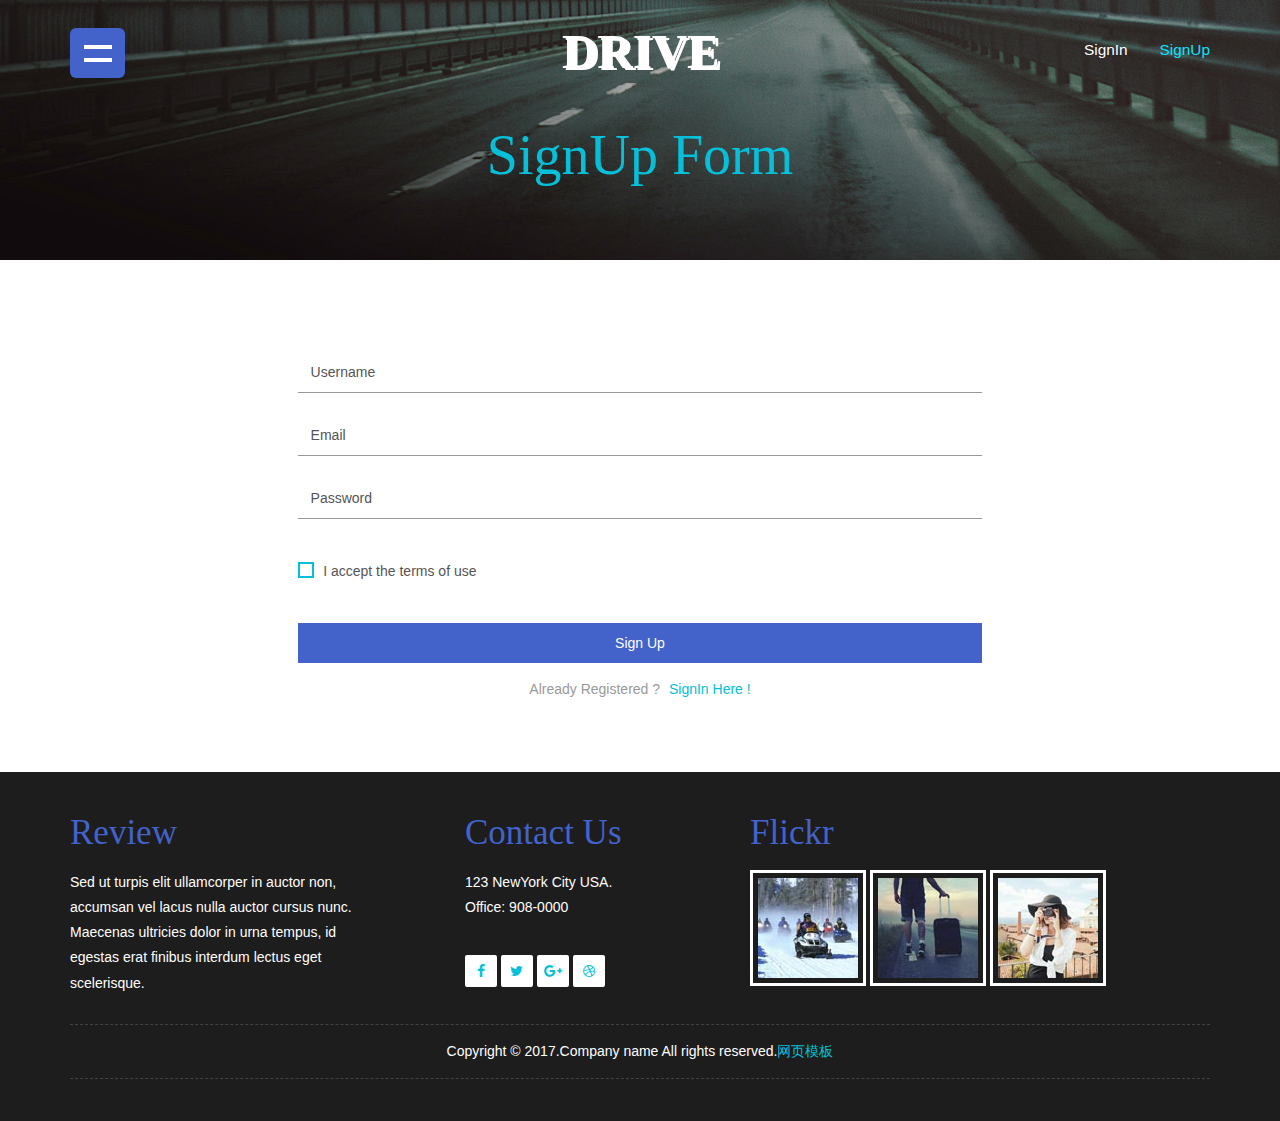
<file: WebContent/signup.html>
<!DOCTYPE html>
<html lang="en">
<head>
<title>SignUp</title>
<meta name="viewport" content="width=device-width, initial-scale=1">
<meta http-equiv="Content-Type" content="text/html; charset=utf-8" />
<meta name="keywords" content="" />
<script type="application/x-javascript"> addEventListener("load", function() { setTimeout(hideURLbar, 0); }, false); function hideURLbar(){ window.scrollTo(0,1); } </script>
<!-- Custom Theme files -->
<link href="css/bootstrap.css" type="text/css" rel="stylesheet" media="all">
<link href="css/style.css" type="text/css" rel="stylesheet" media="all">  
<link href="css/font-awesome.css" rel="stylesheet"> 			<!-- font-awesome icons --> 
<!-- //Custom Theme files -->  
<!-- js -->
<script src="js/jquery-2.2.3.min.js"></script>  
<script src="js/smoothscroll.min.js"></script> 
<!-- //js -->

</head>
<body>
	<!-- banner -->
	<div class="banner w3about">
		<!-- header -->
		<div class="header">
			<div class="container">
				<div class="header-w3lsrow"> 
					<div class="menu"> 
						<div class="toggle"></div> 
						<ul class="w3nav">
							<li><a href="index.html"> Home</a></li>
							<li><a href="about.html"> About</a></li> 
							<li><a href="gallery.html"> Gallery</a></li> 
							<li><a href="#" class="dropdown-toggle" data-toggle="dropdown" role="button" aria-haspopup="true" aria-expanded="false">Short Codes <span class="caret"></span></a>
								<ul class="dropdown-menu">
									<li><a href="icons.html">Web Icons</a></li>
									<li><a href="codes.html">Typography</a></li>     
								</ul>
							</li> 
							<li><a href="contact.html"> Contact Us</a></li>
						</ul>
						<div class="clearfix"> </div>
					</div> 
					<div class="logo">
						<h1><a href="index.html">Drive</a></h1>
					</div>  
					<div class="header-right">   
						<ul>
							<li><a href="signin.html">SignIn</a></li>
							<li><a class="active" href="signup.html">SignUp</a></li> 
						</ul>
						<div class="clearfix"> </div> 
					</div>
					<div class="clearfix"> </div>
				</div>
			</div>
		</div>
		<!-- //header --> 
		<!-- banner-text -->
		<div class="banner-text"> 
			<div class="container"> 
				<div class="banner-w3lstext">
					<h2>SignUp Form</h2>
				</div> 	 
			</div>
		</div>
		<!-- //banner-text --> 
	</div>
	<!-- //banner -->
	<!-- signup -->
	<div class="about">
		<div class="container"> 
			<div class="login-form signup-form">
				<form action="#" method="post">
					<div class="styled-input">
						<input type="text" name="Username" required=""/>
						<label>Username</label>
						<span></span>
					</div>
					<div class="styled-input">
						<input type="text" name="email" required=""/>
						<label>Email</label>
						<span></span>
					</div>
					<div class="styled-input">
						<input type="password" name="Password" required=""> 
						<label>Password</label>
						<span></span>
					</div>  
					<div class="wthree-text"> 
						<input type="checkbox" id="brand1" value="">
						<label for="brand1"><span></span>I accept the terms of use</label> 
					</div>
					<input type="submit" value="Sign Up">		
				</form> 
				<p>Already Registered ?<a href="signin.html" class="sign-in popup-top-anim"> SignIn Here !</a></p>
			</div>  
		</div>
	</div>
	<!-- //signup -->   
	<!-- footer -->
	<div class="footer">
		<div class="container">
			<div class="col-md-4 footer-grids">
				<h3>Review</h3>
				<p>Sed ut turpis elit ullamcorper in auctor non, accumsan vel lacus nulla auctor cursus nunc. Maecenas ultricies dolor in urna tempus, id egestas erat finibus  interdum lectus eget scelerisque.</p>
			</div>
			<div class="col-md-3 footer-grids">
				<h3>Contact Us</h3>
				<p>123 NewYork City USA.<br>
					<span>Office: 908-0000</span>
				</p>
				<div class="footer-bottom">
					<a href="#"><i class="fa fa-facebook"> </i><span>Facebook</span></a>
					<a href="#"><i class="fa fa-twitter"> </i><span>Twitter</span></a>
					<a href="#"><i class="fa fa-google-plus"> </i><span>Google +</span></a>
					<a href="#"><i class="fa fa-dribbble"> </i><span>Dribbble</span></a>
				</div>
			</div>
			<div class="col-md-5 footer-grids">
				<h3>Flickr</h3>
				<a  class="footer-img" href=""><img src="images/i4.jpg" alt=""></a>
				<a class="footer-img" href=""><img src="images/i2.jpg" alt=""></a>
				<a class="footer-img" href=""><img src="images/i3.jpg" alt=""></a>
			</div>
			<div class="clearfix"> </div>
			<div class="footer-copy">
				<p>Copyright &copy; 2017.Company name All rights reserved.<a target="_blank" href="http://www.17sucai.com/">&#x7F51;&#x9875;&#x6A21;&#x677F;</a></p>
			</div>
		</div>
	</div>
	<!-- //footer --> 
	<!-- menu js -->
	<script>
		$('.toggle').on('click', function() {
			$('.menu').toggleClass('open');  
			$('.w3nav').toggleClass('show-w3nav');  
			$('.w3nav a').toggleClass('show-w3nav-link');  
			$('.toggle').toggleClass('close');  
		});
	</script>
	<!-- //menu js -->
	<!-- start-smooth-scrolling -->
	<script type="text/javascript" src="js/move-top.js"></script>
	<script type="text/javascript" src="js/easing.js"></script>	
	<script type="text/javascript">
			jQuery(document).ready(function($) {
				$(".scroll").click(function(event){		
					event.preventDefault();
			
			$('html,body').animate({scrollTop:$(this.hash).offset().top},1000);
				});
			});
	</script>
	<!-- //end-smooth-scrolling -->
	<!-- smooth-scrolling-of-move-up -->
	<script type="text/javascript">
		$(document).ready(function() {
			/*
			var defaults = {
				containerID: 'toTop', // fading element id
				containerHoverID: 'toTopHover', // fading element hover id
				scrollSpeed: 1200,
				easingType: 'linear' 
			};
			*/
			
			$().UItoTop({ easingType: 'easeOutQuart' });
			
		});
	</script>
	<!-- //smooth-scrolling-of-move-up --> 
	<!-- Bootstrap core JavaScript
    ================================================== -->
    <!-- Placed at the end of the document so the pages load faster -->
    <script src="js/bootstrap.js"></script>
</body>
</html>
</file>
<file: WebContent/css/style.css>
body{
	margin:0;
	font-family: 'Roboto', sans-serif;
	background: #fff;
}
body a{
	transition: 0.5s all;
	-webkit-transition: 0.5s all;
	-moz-transition: 0.5s all;
	-o-transition: 0.5s all;
	-ms-transition: 0.5s all;
	text-decoration:none;
	outline:none;
}
h1,h2,h3,h4,h5,h6{
	margin:0; 
}
p{
	margin:0;
}
ul,label{
	margin:0;
	padding:0;
}
body a:hover{
	text-decoration:none;
}
/*-- banner --*/ 
.banner{ 
	background:url(../images/banner.jpg)no-repeat center bottom;
	-webkit-background-size:cover; 
	-moz-background-size:cover; 
	-o-background-size:cover;
	-ms-background-size:cover; 	
	background-size:cover; 
	min-height: 790px;
} 
/*-- header --*/ 
.header {
    padding-top: 2em;
} 
.header-w3lsrow{
	position: relative;
}
.logo {
    float: left;
    width: 54%;
    text-align: right;
    padding-top: 0.5em;
}
.header-right {
    float: right;
    padding-top: 0.8em;
}
.logo h1 {
    font-size: 3.5em;
    line-height: 0.7em;
    text-transform: uppercase;
    font-weight: 700; 
    text-shadow: 3px 2px 0px #fff;
	font-family: 'Dancing Script', cursive;
}
.logo h1 a,.logo h1 a:hover{
    color: #FFFFFF;
	text-decoration: none;
	outline:none;
} 
.header-right ul{
	display:inline-block;
	padding: 0;
}
.header-right ul li { 
    display: inline-block; 
	margin-left: 2em;
} 
.header-right ul li a {
    font-size: 1.1em;
    color: #fff;
    font-weight: 400;
    -webkit-transition: .5s all;
    transition: .5s all;
    -moz-transition: .5s all;
}
.header-right ul li a:hover,.header-right ul li a.active{ 
	color: #09e3ff;
}  
/*-- //header --*/
/*-- menu --*/   
.menu {
    display: inline-block;
    box-sizing: border-box;
    background: #4362ca;
	overflow: hidden;
    height: 50px;
    width: 55px;
	-webkit-border-radius: 6px;
	-moz-border-radius: 6px;
	-o-border-radius: 6px;
	-ms-border-radius: 6px;
    border-radius: 6px; 
    position: absolute;
	-webkit-box-shadow: 0 8px 22px rgba(0, 0, 0, 0.1);
	-moz-box-shadow: 0 8px 22px rgba(0, 0, 0, 0.1);
	-o-box-shadow: 0 8px 22px rgba(0, 0, 0, 0.1);
	-ms-box-shadow: 0 8px 22px rgba(0, 0, 0, 0.1);
    box-shadow: 0 8px 22px rgba(0, 0, 0, 0.1);
	-webkit-transition: 1.3s cubic-bezier(0.15, 0, 0, 0.97);
	-moz-transition: 1.3s cubic-bezier(0.15, 0, 0, 0.97);
	-o-transition: 1.3s cubic-bezier(0.15, 0, 0, 0.97);
	-ms-transition: 1.3s cubic-bezier(0.15, 0, 0, 0.97);
    transition: 1.3s cubic-bezier(0.15, 0, 0, 0.97);
	left: 0;
}
.menu.open {
    width: 100%;
    overflow: inherit;
} 
.dropdown-menu a.show-w3nav-link {
    color: #ffffff;
    font-size: .9em;
}
.w3nav {
	opacity: 0;
	-webkit-transition: opacity .3s;
	-moz-transition: opacity .3s;
	-o-transition: opacity .3s;
	-ms-transition: opacity .3s;
	transition: opacity .3s;
}
.menu ul.dropdown-menu {
    min-width: inherit;
    top: 143%;
    background-color: #4362ca;
}
.w3nav.show-w3nav {
    opacity: 1;
    padding: 1em 5em;
    text-align: center;
}
.w3nav.show-w3nav li a.show-w3nav-link {
	opacity: 1; 
} 
.menu ul.dropdown-menu li {
    margin: 0;
    display: block;
}
.w3nav.show-w3nav li a.show-w3nav-link:nth-of-type(2) {
	-webkit-transition-delay: .5s;
	-moz-transition-delay: .5s;
	-o-transition-delay: .5s;
	-ms-transition-delay: .5s;
	transition-delay: .5s;
}
.w3nav.show-w3nav li a.show-w3nav-link:nth-of-type(3) {
	-webkit-transition-delay: .6s;
	-moz-transition-delay: .6s;
	-o-transition-delay: .6s;
	-ms-transition-delay: .6s;
	transition-delay: .6s;
}
.w3nav.show-w3nav li a.show-w3nav-link:nth-of-type(4) {
	-webkit-transition-delay: .7s;
	-moz-transition-delay: .7s;
	-o-transition-delay: .7s;
	-ms-transition-delay: .7s;
	transition-delay: .7s;
}
.w3nav.show-w3nav li a.show-w3nav-link:nth-of-type(4) {
	-webkit-transition-delay: .9s;
	-moz-transition-delay: .9s;
	-o-transition-delay: .9s;
	-ms-transition-delay: .9s;
	transition-delay: .9s;
}
.w3nav li {
    display: inline-block;
    margin-right: 3em;
	position: relative;
}
.w3nav.show-w3nav li a {
	opacity: 0; 
	color: #fff;
	text-decoration: none; 
	transition: .3s;
	font-size:1.1em;
	-webkit-transition: 1.3s cubic-bezier(0.53, 0, 0.15, 1.3);
	-moz-transition: 1.3s cubic-bezier(0.53, 0, 0.15, 1.3);
	-o-transition: 1.3s cubic-bezier(0.53, 0, 0.15, 1.3);
	-ms-transition: 1.3s cubic-bezier(0.53, 0, 0.15, 1.3);
	transition: 1.3s cubic-bezier(0.53, 0, 0.15, 1.3);
} 
.w3nav.show-w3nav li a:hover,.w3nav.show-w3nav li a.active{
    color: #09e3ff;
    background-color: transparent;
} 
.toggle {
    position: relative;
    height: 50px;
    width: 55px;
    cursor: pointer;
}
.toggle:after, .toggle:before {
	content: '';
	background: #ffffff;
	width: 28px;
	height: 4.5px;
	margin: auto;
	position: absolute;
	top: 0;
	bottom: 0;
	right: 0;
	left: 0;
	-webkit-transition: 1.3s cubic-bezier(0.53, 0, 0.15, 1.3);
	-moz-transition: 1.3s cubic-bezier(0.53, 0, 0.15, 1.3);
	-o-transition: 1.3s cubic-bezier(0.53, 0, 0.15, 1.3);
	-ms-transition: 1.3s cubic-bezier(0.53, 0, 0.15, 1.3);
	transition: 1.3s cubic-bezier(0.53, 0, 0.15, 1.3);
}
.toggle:before {
	top: -24%;
}
.toggle:after {
	top: 28%;
}
.toggle.close:before {
	-webkit-transform: rotate(-225deg);
	-moz-transform: rotate(-225deg);
	-o-transform: rotate(-225deg);
	-ms-transform: rotate(-225deg);
	transform: rotate(-225deg);
	top: 0;
}
.toggle.close:after {
	-webkit-transform: rotate(225deg);
	-moz-transform: rotate(225deg);
	-o-transform: rotate(225deg);
	-ms-transform: rotate(225deg);	
	transform: rotate(225deg);
	top: 0;
} 
.toggle.close { 
    opacity: 1;
	-webkit-transition:.5s all;
	-moz-transition:.5s all;
	-o-transition:.5s all;
	-ms-transition:.5s all;
	transition:.5s all;
} 
/*-- //menu --*/ 
/*-- banner-text --*/ 
.banner-text {
    margin-top: 15em;
}
.banner-w3lstext h2 ,.banner-w3lstext h3{
    font-size: 6em;
    color: #fff; 
	text-align: center;
	font-family: 'Dancing Script', cursive;
}
.banner-w3lstext h2 a,.banner-w3lstext h2 a:hover{ 
    color: #fff; 
	text-decoration:none;
}
.banner-w3lstext p {
    font-size: 1.2em;
    color: #fff;
    text-align: center;
    line-height: 2em;
    width: 55%;
    margin: 2em auto 0;
    font-weight: 300;
}
/*-- //banner --*/ 
/*-- welcome --*/
.welcome,.trips,.news,.about,.team,.services,.gallery,.contact,.codes{
	padding: 5em 0; 
}
p {
    font-size: 1em;
    color: #999;
    line-height: 1.8em;
}
.welcome-w3lleft {
    float: right;
}
.welcome-w3lright {
    margin-top: 2em;
}
.welcome-w3lleft h3{
    color: #05c0d8;
    font-size: 3em;
    font-weight: 700;
    margin-bottom: 0.5em;
    text-transform: capitalize;
	font-family: 'Dancing Script', cursive;
}
.welcome-w3lleft h5 {
    color: #333;
    font-size: 1.2em;
    margin: 0 0 1em;
    line-height: 1.8em;
    font-weight: 300;
    letter-spacing: 2px;
} 
.service-box { 
	padding: 0; 
	text-align: center;
}
.service-box .agileits-wicon {
    width: 90px;
    height: 90px;
    -webkit-border-radius: 50%;
    -moz-border-radius: 50%;
    -o-border-radius: 50%;
    -ms-border-radius: 50%;
    border-radius: 50%;
    background: #4362ca;
    margin: 0 auto;
    text-align: center;
    position: relative;
}
.service-box .agileits-wicon i.fa {
    position: relative;
    z-index: 100;
    font-size: 2.2em;
    color: #fff;
    display: inline-block;
    padding: 1em 0;
    text-align: center;
    -webkit-transition: all 0.5s;
    -moz-transition: all 0.5s;
    -o-transition: all 0.5s;
    -ms-transition: all 0.5s;
    transition: all 0.5s;
}
.service-box .agileits-wicon:before {
	content: '';
	width: 100%;
	height: 100%;
	-webkit-border-radius: 50%;
	-moz-border-radius: 50%;
	-o-border-radius: 50%;
	-ms-border-radius: 50%;
	border-radius: 50%;
	background: #05c0d8;
	position: absolute;
	top: 0;
	left: 0;
	z-index: 10;
	-webkit-transform: scale(0);
	-moz-transform: scale(0);
	-ms-transform: scale(0);
	-o-transform: scale(0);
	transform: scale(0);
	transition: all 0.3s;
}
.service-box:hover .agileits-wicon  i.fa {
	-webkit-transform: scale(0.7);
	-moz-transform: scale(0.7);
	-ms-transform: scale(0.7);
	-o-transform: scale(0.7);
	transform: scale(0.7); 
}
.service-box:hover .agileits-wicon:before {
  -webkit-transform: scale(1);
  -moz-transform: scale(1);
  -ms-transform: scale(1);
  -o-transform: scale(1);
  transform: scale(1);
}
.service-box h5 {
    color: #000;
    font-size: 1.1em;
    margin: 0.8em 2em 0;
    font-family: 'Roboto', sans-serif;
    font-weight: 300;
    line-height: 1.6em;
}
.welcome-grids:nth-child(2) {
  margin-top: 3em;
}
/*-- read more Button --*/
.w3layouts-more {
    border: 1px solid #4362ca;
    color: #4362ca;
    font-size: 1em;
    padding: 0.7em 1.9em;
    display: inline-block;
    letter-spacing: 1px;
    outline: none;
    position: relative;
    -webkit-transition: all 0.5s;
    -moz-transition: all 0.5s;
    -o-transition: all 0.5s;
    -ms-transition: all 0.5s;
    transition: all 0.5s;
    margin-top: 1.8em;
	text-decoration:none;
}
.w3layouts-more:after {
	content: '';
	position: absolute;
	z-index: -1;
	-webkit-transition: all 0.5s;
	-moz-transition: all 0.5s;
	transition: all 0.5s;
	width: 0;
	height: 103%;
	top: 50%;
	left: 50%;
	background: #05c0d8;	
	opacity: 0;
	-webkit-transform: translateX(-50%) translateY(-50%);
	-moz-transform: translateX(-50%) translateY(-50%);
	-ms-transform: translateX(-50%) translateY(-50%);
	-o-transform: translateX(-50%) translateY(-50%);
	transform: translateX(-50%) translateY(-50%);
}  
.w3layouts-more:hover,
.w3layouts-more:active {
	color: #fff;
	border-color:#05c0d8;
} 
.w3layouts-more:hover:after,.w3layouts-more:active:after{
	width: 100%;
	opacity: 1;
}  
/*-- //read more Button --*/ 
/*-- //welcome --*/
/*-- trips --*/
.trips{
	background:url(../images/banner.jpg)no-repeat center bottom fixed;
	-webkit-background-size:cover; 
	-moz-background-size:cover; 
	-o-background-size:cover;
	-ms-background-size:cover; 	
	background-size:cover; 
}
.trips-agileinfo {
    overflow: hidden;
}
.trip-agileitsimg{
	background:url(../images/img1.jpg)no-repeat center 0px;
	background-size:cover; 
	min-height:414px;
	-webkit-transition:.5s all;
	-moz-transition:.5s all;
	-o-transition:.5s all;
	-ms-transition:.5s all;
	transition:.5s all;
}
.trip-agileitsimg:hover{
	-webkit-transform: scale(1.5); 
	-moz-transform: scale(1.5); 
	-o-transform: scale(1.5); 
	-ms-transform: scale(1.5); 
	transform: scale(1.5); 
}
.trip-agileitstext {
    background: #fff;
    padding: 3em;
}
.trips img.trip-w3img { 
	-webkit-border-radius: 50%;
	-moz-border-radius: 50%;
	-o-border-radius: 50%;
	-ms-border-radius: 50%;
    border-radius: 50%;
} 
.item.agile-item {
    text-align: center;
}
.owl-carousel {
    padding: 0 3em;
	margin-top: 3em; 
}
.owl-prev:before, .owl-next:before {
    content: "\f104";
    font: normal normal normal 14px/1 FontAwesome;
    font-size: 2em;
    border: 1px solid #999;
    border-radius: 50%;
    padding: 2px 10px;
}
.owl-next:before {
    content: "\f105"; 
}
/*-- //trips --*/
/*-- news --*/
h3.w3agileits-title{
    color: #05c0d8;
    font-size: 3em;
    font-weight: 700; 
    text-transform: capitalize;
	font-family: 'Dancing Script', cursive;
	text-align:center;
	margin-bottom: 1em;
}
.list-inline> li {
    margin: 10px 0;
    display: block;
	padding: 0;
}
.list-inline> li a{ 
    display: block; 
}
.desoSlide-wrapper {
    position: relative;
    text-align: center;
    overflow: hidden;
}
.desoSlide-overlay {
    z-index: 10;
    color: #fff;
    font-size: 1em;
    text-align: left;
    font-weight: 300;
    line-height: 1.6em;
    padding: 2.5em;
    opacity: 0;
    filter: alpha(opacity=100);
    background: #000;
    width: 38% !important;
    position: absolute;
    top: 16% !important;
    left: -50% !important;
    -webkit-transition: .5s all;
    -moz-transition: .5s all;
    transition: .5s all;
}
.desoSlide-overlay  h3 {
    color: #00e3ff;
    font-size: 2em;
    font-weight: 700;
    text-transform: capitalize;
    font-family: 'Dancing Script', cursive;
}
.desoSlide-wrapper:hover .desoSlide-overlay {
	left: 0% !important;
}
.desoSlide-overlay  ul li{ 
	display:block;	
} 
.desoSlide-overlay  ul li a {
    display: block;
	padding: 1em;
	-moz-opacity: 0.7; 
	opacity: 0.7;
}
.desoSlide-overlay  ul li a:hover {
	-moz-opacity: 1;
    opacity: 1;
}
.desoSlide-overlay  ul li a span.glyphicon {
    font-size: 1.3em;
    color: #fff;
}
.desoSlide-overlay  ul li a h6 {
    font-size: 0.9em;
    color: #fff;
    margin-top: .5em;
}
.news-w3text {
    float: right;
    width: 66%;
} 
.news-w3text  h4 {
    color: #000;
    font-size: 1.5em;
    font-weight: 700;
    text-transform: capitalize;
    font-family: 'Dancing Script', cursive;
}
.news-w3text h6 {
    font-size: .9em;
    color: #05c0d8;
    margin: 1em 0 .5em;
    font-weight: 400;
}
.news-w3text h6 i.fa{
    font-size: .9em;
    margin-right: 7px;
    vertical-align: top;
}
.news-w3text p {
    font-size: 0.9em; 
    line-height: 1.7em;
}
/*-- //news --*/
/*-- footer --*/ 
.footer{
	padding: 3em 0; 
	background:#1d1d1d; 
}
.footer h3 {
    font-size: 2.5em;
    color: #4362ca;
    margin-bottom: 0.5em;
    font-family: 'Dancing Script', cursive;
}
.footer-grids:nth-child(1) {
    padding: 0 5em 0 0;
}
.footer-grids span {
    display: block;
}
.footer-grids span a {
    color: #EA7686;
}
.footer-grids span a:hover{
    color: #333;
}
.footer-bottom {
    margin-top: 2.5em;
}
/* Icons */
.footer-bottom a {
    color: #05c0d8;
    background: #ffffff;
    border-radius: 2px;
    text-align: center;
    text-decoration: none;
    position: relative;
    display: inline-block;
    -o-transition: all .5s;
    -webkit-transition: all .5s;
    -moz-transition: all .5s;
    transition: all .5s;
    width: 32px;
    height: 32px;
}
.footer-bottom a i.fa {
    display: inline-block;
    line-height: 2.3em;
}
.footer-bottom a:hover {
    background: #05c0d8;
    color: #fff;
}
/* pop-up text */
.footer-bottom a span {
    color: #fff;
    position: absolute;
    bottom: 0;
    left: -25px;
    right: -25px;
    padding: 5px;
    font-size: 1em;
    border-radius: 2px;
   /*  background: #05c0d8; */
    visibility: hidden;
    opacity: 0;
    -o-transition: all .5s cubic-bezier(0.68, -0.55, 0.265, 1.55);
    -webkit-transition: all .5s cubic-bezier(0.68, -0.55, 0.265, 1.55);
    -moz-transition: all .5s cubic-bezier(0.68, -0.55, 0.265, 1.55);
    transition: all .5s cubic-bezier(0.68, -0.55, 0.265, 1.55);
}

/* pop-up text arrow */

.footer-bottom a span:before {
  content:'';
  width: 0; 
  height: 0; 
  border-left: 5px solid transparent;
  border-right: 5px solid transparent;
  border-top: 5px solid #05c0d8;
  position:absolute;
  bottom:-5px;
  left:36px;
}
.footer-bottom a:hover span {
    bottom: 41px;
    visibility: visible;
    opacity: 1;
}
 
/*-- Icons --*/
.footer a.footer-img {
    display: inline-block;
}
.footer img {
    display: inline-block;
	border: 3px solid #fff;
	padding: 5px;
	-webkit-transition:.5s all;
	-moz-transition:.5s all;
	-o-transition:.5s all;
	-ms-transition:.5s all;
	transition:.5s all;
}
.footer img:hover {
    border-color: #19c5db;
}
.footer-copy {
    margin: 2em 0 0;
    padding: 1em 0;
    border-top: 1px dashed #424242;
    border-bottom: 1px dashed #424242;
}
.footer p {
	color:#fff; 
	font-weight: 300;
}
.footer-copy p { 
    text-align: center;
}
.footer-copy p a {
    color: #05c0d8;
}
.footer-copy p a:hover{
    color: #fff;
}
.footer-copy:hover{
    border-color: #05c0d8;
}
/*--//footer--*/
/*-- slider-up-arrow --*/
#toTop {
	display: none;
	text-decoration: none;
	position: fixed;
	bottom: 3%;
	right: 3%;
	overflow: hidden;
	width: 32px;
	height: 32px;
	border: none;
	text-indent: 100%;
	background: url("../images/move-up.png") no-repeat 0px 0px;
}
#toTopHover {
	width: 32px;
	height: 32px;
	display: block;
	overflow: hidden;
	float: right;
	opacity: 0;
	-moz-opacity: 0;
	filter: alpha(opacity=0);
}
/*-- //slider-up-arrow --*/
/*-- about --*/
.banner.w3about {
    min-height: 260px;
}
.w3about .banner-text {
    margin-top: 4em;
}
.w3about .banner-w3lstext h2{
    font-size: 4em;
    color: #05c0d8; 
}
.about h5 {
    font-size: 1.5em;
    color: #000;
}
.about h4 {
    font-size: 2em;
    color: #1ABC9C;
    font-weight: 600;
    letter-spacing: 2px;
    margin-bottom: 0.5em;
} 
.about .bs-example.bs-example-tabs .nav-tabs {
    border: none;
    margin: 0 0 1.5em;
}
.about .bs-example-tabs ul.nav-tabs li {
    display: inline-block;
    margin-right: 3em;
	float: none;
}
.about .bs-example-tabs ul.nav-tabs li:nth-child(1) {
    border-right: 2px solid #d6d6d6;
    padding-right: 3em;
}
.about .bs-example-tabs ul.nav-tabs li a {
    display: block;
    text-align: center;
    margin: 0;
    padding: 0;
    color: #333;
    font-weight: 300;
    font-size: 1.2em;
    border: none;
    -webkit-transition: .5s all;
    -moz-transition: .5s all;
    transition: .5s all;
    outline: none;
    letter-spacing: 2px;
}
.about .bs-example-tabs ul.nav-tabs li a:focus{
	text-decoration: none;
}
.about .bs-example-tabs ul.nav-tabs li a:hover,.about .bs-example-tabs ul.nav-tabs li.active a {
    color: #05c0d8; 
}
.about .tabcontent-grids ul li {
    display: block;
    color: #999;
    margin-top: 1.2em;
    font-size: 1em;
}
.about .tabcontent-grids ul li  i.fa {
    margin-right: 0.5em;
    color: #4362ca;
}  
/*-- progress-bars --*/
.services {
    background: url(../images/banner.jpg)no-repeat center 0px fixed;
    background-size: cover;
}
.b_label {
    color: #fff;
    margin-bottom: 6px;
    font-weight: 300;
}
.bar_group {
    position: relative;
    z-index: 0;
    padding: 0;
    width: 70%;
    margin: 0 auto;
}
.bar_group__bar.thin::before, .bar_group__bar.thick::before {
    display: block;
    content: '';
    position: absolute;
    z-index: -1;
    width: 100%;
    height: 6px;
    -webkit-border-radius: 2px; 
    -moz-border-radius: 2px;
	-o-border-radius: 2px;
	-ms-border-radius: 2px;
	border-radius: 2px;
    background: #E4E4E4; 
}
.bar_group__bar.thin {
	width: 0%;
	height: 6px;
	-webkit-border-radius: 2px; 
	-moz-border-radius: 2px;
	border-radius: 2px;
	background: #4362ca;
	margin-bottom: 2em;
	-webkit-transition: width 1s;
	transition: width 1s;
	-moz-transition: width 1s; 
}
/*-- //progress-bars --*/
/*-- team --*/ 
.team-agile-img a {
    display: block;
}
.team-agile-img {
  background-color: #FFF;
  display: block; 
  overflow: hidden;
  position: relative; 
  -webkit-transition: all 0.5s;
  -moz-transition: all 0.5s;
  -ms-transition: all 0.5s;
  -o-transition: all 0.5s;
  transition: all 0.5s;
  opacity: 1;
  filter: alpha(opacity=100);
}
.team-agile-img img { 
  width: 100%;
  -webkit-transition: all 0.5s;
  -moz-transition: all 0.5s;
  -ms-transition: all 0.5s;
  -o-transition: all 0.5s;
  transition: all 0.5s;
}
.team-agile-img:before {
  content: '';
  background-color: rgba(0, 0, 0, 0);
  left: 0;
  top: 0;
  right: 0;
  bottom: 0;
  position: absolute;
  -webkit-transition: all 0.5s;
  -moz-transition: all 0.5s;
  -ms-transition: all 0.5s;
  -o-transition: all 0.5s;
  transition: all 0.5s;
}
.team-agile-img:hover {
  cursor: pointer;
}
.team-agile-img:hover:before {
  background-color: rgba(0, 0, 0, 0.8);
}
.team-agile-img:hover .view-caption {
  -moz-transform: translateY(0%) scale(1);
  -o-transform: translateY(0%) scale(1);
  -ms-transform: translateY(0%) scale(1);
  -webkit-transform: translateY(0%) scale(1);
  transform: translateY(0%) scale(1);
}

.view-caption {
    background-color: rgba(255, 255, 255, 0.6);
    bottom: 0;
    height:30%;
    left: 0;
    padding: 15px 20px;
    position: absolute;
    right: 0;
    text-align: left;
    z-index: 99;
    -webkit-transition: all 0.5s;
    -moz-transition: all 0.5s;
    -ms-transition: all 0.5s;
    -o-transition: all 0.5s;
    transition: all 0.5s;
    -moz-transform: translateY(150%) scale(1.5);
    -o-transform: translateY(150%) scale(1.5);
    -ms-transform: translateY(150%) scale(1.5);
    -webkit-transform: translateY(150%) scale(1.5);
    transform: translateY(150%) scale(1.5);
}
.view-caption .w3ls-info {
  float: left;
}
.view-caption .w3ls-info h4 {
    color: #4362ca;
    font-size: 1.5em;
    font-weight: 400;
}
.view-caption .w3ls-info p {
    color: #fff;
    font-size: 1em;
}
.view-caption ul {
  float: right;
  display: inline-block;
}
.view-caption ul li {
  display: inline-block;
}
.view-caption ul li a {
    background-color: #fff;
    border-radius: 50%;
    color: #17b9ea;
    display: inline-block;
    margin: 0 2px;
    height: 28px;
    text-align: center;
    line-height: 30px;
    width: 28px;
    -webkit-transition: all 0.5s;
    -moz-transition: all 0.5s;
    -ms-transition: all 0.5s;
    -o-transition: all 0.5s;
    transition: all 0.5s;
    -moz-transform: scale(1);
    -o-transform: scale(1);
    -ms-transform: scale(1);
    -webkit-transform: scale(1);
    transform: scale(1);
}
.view-caption ul li a:hover {
  -moz-transform: scale(1.2);
  -o-transform: scale(1.2);
  -ms-transform: scale(1.2);
  -webkit-transform: scale(1.2);
  transform: scale(1.2);
} 
/*-- //about --*/ 
/*-- gallery --*/  
.gallery-grid-img.gallery-mdl {
    margin: 2em 0;
}
.hover {
    overflow: hidden;
    position: relative;
    text-align: center;
}
.hover .overlay {
  width: 100%;
  height: 100%;
  position: absolute;
  overflow: hidden;
  top: 0;
  left: 0;
}
.hover img {
  display: block;
  position: relative;
}
.hover h4 {
    text-transform: uppercase;
    color: #fff;
    text-align: center;
    position: relative;
    font-size: 1.5em;
    padding: 10px;
    letter-spacing: 1px;
}    
 
.ehover14 img{
	-webkit-transition: all 0.35s;
	-moz-transition: all 0.35s;
	transition: all 0.35s;
}
.ehover14:hover img{
	-ms-filter: brightness(1.4);
	filter: brightness(1.4);
	-webkit-filter: brightness(1.4);
}
.ehover14 .overlay {
    -moz-opacity: 0;
    opacity: 0;
    width: 65%;
    height: 65%;
    left: 19%;
    top: 16%;
    border: 5px solid #fff;
    -webkit-transition: opacity 0.35s, transform 0.35s;
    -moz-transition: opacity 0.35s, transform 0.35s;
    transition: opacity 0.35s, transform 0.35s;
    padding: 3em 0;
    -webkit-transform: scale(0);
    -moz-transform: scale(0);
    transform: scale(0);
    -o-transform: scale(0);
    -ms-transform: scale(0);
}
.ehover14:hover .overlay {
    background-color: rgba(0, 0, 0, 0.71);
}
 
.ehover14 h4 {
	background-color: transparent;
	color:	#FFF;
	padding:0.8em 0 1em;
	-moz-opacity: 0;
	opacity: 0;
	-webkit-transition: opacity 0.5s, -webkit-transform 0.5s;
	-moz-transition: opacity 0.5s, transform 0.5s; 
	transition: opacity 0.5s, transform 0.5s;
	-webkit-transform: translate3d(-150%,-400%,0);
	-moz-transform: translate3d(-150%,-400%,0);
	-o-transform: translate3d(-150%,-400%,0);
	transform: translate3d(-150%,-400%,0);
	-ms-transform: translate3d(-150%,-400%,0);
}
.ehover14:hover h4{
	-moz-opacity: 1;
	opacity: 1;
	-webkit-transform: translate3d(0,0,0);
	-moz-transform: translate3d(0,0,0);
	-o-transform: translate3d(0,0,0);
	-ms-transform: translate3d(0,0,0);
	transform: translate3d(0,0,0);
}
.ehover14:hover .overlay{
	-moz-opacity: 1;
	opacity: 1;
	-webkit-transform:scale(1);
	-moz-transform:scale(1);
	transform:scale(1);
	-o-transform:scale(1);
	-ms-transform:scale(1);
}
.gallery-grid-img.gallery-mdl.ehover14 h4 {
    padding: 3em 0;
}
/*-- //gallery --*/ 
/*-- contact --*/
.contact-info {
    margin-top: 3em;
}
.contact-info h5 {
    font-size: 1.3em;
    color: #333;
	line-height: 1.5em;
}
.contact-info p { 
    margin: 1em 0 0;
}
.contact-form {
    margin-top: 2em;
}
.contact-info h3.title1 {
    text-align: left;
    font-size: 2em;
    font-weight: 300;
    color: #05c0d8;
}
.contact-form input[type="text"] {
    width: 36%;
    color: #999;
    background: none;
    outline: none;
    font-size: 0.9em;
    padding: .7em .8em;
    margin-right: 1.5em;
    border: 1px solid #999;
    -webkit-appearance: none;
    border-radius: 3px;
    -webkit-border-radius: 3px;
    -moz-border-radius: 3px;
    -o-border-radius: 3px;
    -ms-border-radius: 3px;
}
.contact-form textarea {
	resize: none;
	width: 100%;
	background: none;
	color: #999;
	font-size: .9em;
	outline: none;
	padding:.7em .8em;
	border: solid 1px #999;
	min-height: 10em;
	-webkit-appearance: none;
	border-radius: 3px;
	-webkit-border-radius: 3px;
	-moz-border-radius: 3px;
	-o-border-radius: 3px;
	-ms-border-radius: 3px;
	display: block;
}
.contact-form input[type="submit"] {
    border: 1px solid #4362ca;
    outline: none;
    color: #fff;
    padding: .6em 3.8em;
    font-size: 1em;
    margin: 1em 0 0 0;
    -webkit-appearance: none;
    background: #4362ca;
    border-radius: 3px;
    -webkit-border-radius: 3px;
    -moz-border-radius: 3px;
    -o-border-radius: 3px;
    -ms-border-radius: 3px;
    transition: 0.5s all;
    -webkit-transition: 0.5s all;
    -o-transition: 0.5s all;
    -moz-transition: 0.5s all;
    -ms-transition: 0.5s all;
}
.contact-form input[type="submit"]:hover {
  background: none;
  color: #4362ca;
} 
.cnt-address p span {
    display: block;
}
.cnt-address p a {
    color: #4362ca;
}
.cnt-address p a:hover{
    color: #999;
}
.map iframe {
  width: 100%;
  min-height: 400px;
  border: none;
}
/*-- //contact --*/
/*-- Short-codes --*/ 
.well {
    font-weight: 300;
    font-size: 14px;
}
.list-group-item {
    font-weight: 300;
    font-size: 14px;
}
li.list-group-item1 {
    font-size: 14px;
    font-weight: 300;
}
.typo p {
    margin: 0;
    font-size: 14px;
    font-weight: 300;
}
.show-grid [class^=col-] {
    background: #fff;
	text-align: center;
	margin-bottom: 10px;
	line-height: 2em;
	border: 10px solid #f0f0f0;
}
.show-grid [class*="col-"]:hover {
	background: #e0e0e0;
}
.grid_3{
	margin-bottom:4em;
}
.xs h3, h3.m_1{
	color:#000;
	font-size:1.7em;
	font-weight:300;
	margin-bottom: 1em;
}
.grid_3 p{
	color: #999;
	font-size: 0.85em;
	margin-bottom: 1em;
	font-weight: 300;
}
.grid_4{
	background:none; 
}
.label {
	font-weight: 300 !important;
	border-radius:4px;
}  
.grid_5{
	background:none; 
}
.grid_5 h3, .grid_5 h2, .grid_5 h1, .grid_5 h4, .grid_5 h5, h3.hdg, h3.bars {
	margin-bottom: 1em;
    color: #212121;
    font-weight: bold;
}
.table > thead > tr > th, .table > tbody > tr > th, .table > tfoot > tr > th, .table > thead > tr > td, .table > tbody > tr > td, .table > tfoot > tr > td {
	border-top: none !important;
}
.tab-content > .active {
	display: block;
	visibility: visible;
}
.pagination > .active > a, .pagination > .active > span, .pagination > .active > a:hover, .pagination > .active > span:hover, .pagination > .active > a:focus, .pagination > .active > span:focus {
	z-index: 0;
}
.badge-primary {
	background-color: #03a9f4;
}
.badge-success {
	background-color: #8bc34a;
}
.badge-warning {
	background-color: #ffc107;
}
.badge-danger {
	background-color: #e51c23;
}
.grid_3 p{
	line-height: 2em;
	color: #888;
	font-size: 0.9em;
	margin-bottom: 1em;
	font-weight: 300;
}
.bs-docs-example {
	margin: 1em 0;
}
section#tables  p {
	margin-top: 1em;
}
.tab-container .tab-content {
	border-radius: 0 2px 2px 2px;
	border: 1px solid #e0e0e0;
	padding: 16px;
	background-color: #ffffff;
}
.table td, .table>tbody>tr>td, .table>tbody>tr>th, .table>tfoot>tr>td, .table>tfoot>tr>th, .table>thead>tr>td, .table>thead>tr>th {
	padding: 15px!important;
}
.table > thead > tr > th, .table > tbody > tr > th, .table > tfoot > tr > th, .table > thead > tr > td, .table > tbody > tr > td, .table > tfoot > tr > td {
	font-size: 0.9em;
	color: #999;
	border-top: none !important;
}
.tab-content > .active {
	display: block;
	visibility: visible;
}
.label {
	font-weight: 300 !important;
}
.label {
	padding: 4px 6px;
	border: none;
	text-shadow: none;
}
.alert {
	font-size: 0.85em;
}
h1.t-button,h2.t-button,h3.t-button,h4.t-button,h5.t-button {
	line-height:2em;
	margin-top:0.5em;
	margin-bottom: 0.5em;
}
li.list-group-item1 {
	line-height: 2.5em;
}
.input-group {
	margin-bottom: 20px;
}
.in-gp-tl{
	padding:0;
}
.in-gp-tb{
	padding-right:0;
}
.list-group {
	margin-bottom: 48px;
}
ol {
	margin-bottom: 44px;
}
h2.typoh2{
    margin: 0 0 10px;
} 
.tab-content > .active {
  display: block;
  visibility: visible;
}
.label {
  font-weight: 300 !important;
}
.label {
  padding: 4px 6px;
  border: none;
  text-shadow: none;
}
.nav-tabs {
  margin-bottom: 1em;
} 
h1.t-button,h2.t-button,h3.t-button,h4.t-button,h5.t-button {
	line-height:1.8em;
	margin-top:0.5em;
	margin-bottom: 0.5em;
}
li.list-group-item1 {
  line-height: 2.5em;
}
.input-group {
  margin-bottom: 20px;
}
 .codes .row {
    margin: 0;
}
.in-gp-tl{
	padding:0;
}
.in-gp-tb{
	padding-right:0;
}
.list-group {
  margin-bottom: 48px;
}
ol {
  margin-bottom: 44px;
}
h2.typoh2{
    margin: 0 0 10px;
}
.form-control1, .form-control_2.input-sm{
	border: 1px solid #e0e0e0;
	padding:5px 18px;
	color: #616161;
	background: #fff;
	box-shadow: none !important;
	width: 100%;
	font-size: 0.85em;
	font-weight: 300;
	height: 40px;
	border-radius: 0;
	-webkit-border-radius: 0px;
	-moz-border-radius: 0px;
	-ms-border-radius: 0px;
	-o-border-radius: 0px;
	-webkit-appearance: none;
	outline:none;
}
.control3{
	margin:0 0 1em 0;
}
.codes label {
    font-weight: 400;
}
/*-- icons --*/
.codes a {
    color: #999;
}
.icon-box {
    padding: 8px 15px;
    background:rgba(149, 149, 149, 0.18);
    margin: 1em 0 1em 0;
    border: 5px solid #ffffff;
    text-align: left;
    -moz-box-sizing: border-box;
    -webkit-box-sizing: border-box;
    box-sizing: border-box;
    font-size: 13px;
    transition: 0.5s all;
    -webkit-transition: 0.5s all;
    -o-transition: 0.5s all;
    -ms-transition: 0.5s all;
    -moz-transition: 0.5s all;
    cursor: pointer;
} 
.icon-box:hover {
    background: #000;
	transition:0.5s all;
	-webkit-transition:0.5s all;
	-o-transition:0.5s all;
	-ms-transition:0.5s all;
	-moz-transition:0.5s all;
}
.icon-box:hover i.fa {
	color:#fff !important;
}
.icon-box:hover a.agile-icon {
	color:#fff !important;
}
.codes .bs-glyphicons li {
    float: left;
    width: 12.5%;
    height: 115px;
    padding: 10px; 
    line-height: 1.4;
    text-align: center;  
    font-size: 12px;
    list-style-type: none;	
}
.codes .bs-glyphicons .glyphicon {
    margin-top: 5px;
    margin-bottom: 10px;
    font-size: 24px;
}
.codes .glyphicon {
    position: relative;
    top: 1px;
    display: inline-block;
    font-family: 'Glyphicons Halflings';
    font-style: normal;
    font-weight: 400;
    line-height: 1;
    -webkit-font-smoothing: antialiased;
    -moz-osx-font-smoothing: grayscale;
	color: #777;
} 
.codes .bs-glyphicons .glyphicon-class {
    display: block;
    text-align: center;
    word-wrap: break-word;
}
h3.icon-subheading {
	font-size: 28px;
    color: #4362ca !important;
    margin: 30px 0 15px;
}
h3.agileits-icons-title {
    text-align: center;
    font-size: 36px;
    color: #000;
    font-weight: 300;
}
.icons a {
    color: #999;
}
.icon-box i {
    margin-right: 10px !important;
    font-size: 20px !important;
    color: #282a2b !important;
}
.icons .bs-glyphicons li {
    float: left;
    width: 18%;
    height: 115px;
    padding: 10px;
    line-height: 1.4;
    text-align: center;
    font-size: 12px;
    list-style-type: none;
    background:rgba(149, 149, 149, 0.18);
    margin: 1%;
}
.icons .bs-glyphicons .glyphicon {
    margin-top: 5px;
    margin-bottom: 10px;
    font-size: 24px;
	color: #282a2b;
}
.icons .glyphicon {
    position: relative;
    top: 1px;
    display: inline-block;
    font-family: 'Glyphicons Halflings';
    font-style: normal;
    font-weight: 400;
    line-height: 1;
    -webkit-font-smoothing: antialiased;
    -moz-osx-font-smoothing: grayscale;
	color: #777;
} 
.icons .bs-glyphicons .glyphicon-class {
    display: block;
    text-align: center;
    word-wrap: break-word;
}
/*-- //icons --*/
.tab-content > .active {
  display: block;
  visibility: visible;
}
.label {
  font-weight: 300 !important;
}
.label {
  padding: 4px 6px;
  border: none;
  text-shadow: none;
}
.nav-tabs {
  margin-bottom: 1em;
} 
h1.t-button,h2.t-button,h3.t-button,h4.t-button,h5.t-button {
	line-height:1.8em;
	margin-top:0.5em;
	margin-bottom: 0.5em;
}
li.list-group-item1 {
  line-height: 2.5em;
}
.input-group {
  margin-bottom: 20px;
}
 .codes .row {
    margin: 0;
}
.in-gp-tl{
	padding:0;
}
.in-gp-tb{
	padding-right:0;
}
.list-group {
  margin-bottom: 48px;
}
ol {
  margin-bottom: 44px;
}
h2.typoh2{
    margin: 0 0 10px;
}
.form-control1, .form-control_2.input-sm{
	border: 1px solid #e0e0e0;
	padding:5px 18px;
	color: #616161;
	background: #fff;
	box-shadow: none !important;
	width: 100%;
	font-size: 0.85em;
	font-weight: 300;
	height: 40px;
	border-radius: 0;
	-webkit-border-radius: 0px;
	-moz-border-radius: 0px;
	-ms-border-radius: 0px;
	-o-border-radius: 0px;
	-webkit-appearance: none;
	outline:none;
}
.control3{
	margin:0 0 1em 0;
}
.codes label {
    font-weight: 400;
}
@media (max-width:1080px){
.icon-box {
    padding: 8px 9px; 
}
}
@media (max-width:768px){
	.grid_5 {
		padding: 0 0 1em;
	}
	.grid_3 {
		margin-bottom: 0em;
	}
}
@media (max-width:640px){
	h1, .h1, h2, .h2, h3, .h3 {
		margin-top: 0px;
		margin-bottom: 0px;
	}
	.grid_5 h3, .grid_5 h2, .grid_5 h1, .grid_5 h4, .grid_5 h5, h3.hdg, h3.bars {
		margin-bottom: .5em;
	}
	.progress {
		height: 10px;
		margin-bottom: 10px;
	}
	ol.breadcrumb li,.grid_3 p,ul.list-group li,li.list-group-item1 {
		font-size: 14px;
	}
	.breadcrumb {
		margin-bottom: 25px;
	}
	.well {
		font-size: 14px;
		margin-bottom: 10px;
	}
	h2.typoh2 {
		font-size: 1.5em;
	}
	.label {
		font-size: 60%;
	}
	.in-gp-tl {
		padding: 0 1em;
	}
	.in-gp-tb {
		padding-right: 1em;
	}
}
@media (max-width:480px){
	h3.w3ls-hdg {
		font-size: 1.6em;
		margin: 1em 0 0.6em;
	}
	.grid_5 h3, .grid_5 h2, .grid_5 h1, .grid_5 h4, .grid_5 h5, h3.hdg, h3.bars {
		font-size: 1.2em;
	}
	.table h1 {
		font-size: 26px;
	}
	.table h2 {
		font-size: 23px;
	}
	.table h3 {
		font-size: 20px;
	}
	.label {
		font-size: 53%;
	}
	.codes .alert {
		font-size: 0.9em;
		padding: 10px;
	}
	.pagination {
		margin: 20px 0 0px;
	}
	.grid_3.grid_4.w3layouts {
		margin-top: 0;
	}
	h3.agileits-icons-title { 
		font-size: 30px; 
	}
	h3.icon-subheading {
		font-size: 22px; 
	}
	.icons .bs-glyphicons li { 
		width: 31%; 
	} 
}
@media (max-width: 320px){ 
	.alert,ol.breadcrumb li, .grid_3 p,.well, ul.list-group li, li.list-group-item1,a.list-group-item {
		font-size: 13px;
	}
	.alert {
		padding: 10px;
		margin-bottom: 10px;
	}
	ul.pagination li a {
		font-size: 1em;
		padding: 5px 11px !important;
	}
	.list-group {
		margin-bottom: 10px;
	}
	.well {
		padding: 10px;
	}
	.table > thead > tr > th, .table > tbody > tr > th, .table > tfoot > tr > th, .table > thead > tr > td, .table > tbody > tr > td, .table > tfoot > tr > td {
		font-size: 0.81em;
	}
	.table td, .table>tbody>tr>td, .table>tbody>tr>th, .table>tfoot>tr>td, .table>tfoot>tr>th, .table>thead>tr>td, .table>thead>tr>th {
		padding: 13px!important;
	}
	.codes .row {
		margin: 0;
	}
	h3.agileits-icons-title {
		font-size: 25px;
	}
	h3.icon-subheading {
		font-size: 18px;
		margin: 21px 0 12px;
	}
}
/*-- //Short-codes --*/  
/*-- login-form --*/
.login-form {
    width: 60%;
    margin: 0 auto;
}

.login-form input[type="text"], .login-form input[type="password"] {
    font-size: 1em;
    color: #555;
    padding: 0.5em 1em;
    border: 0;
    width: 100%;
    border-bottom: 1px solid #999;
    background: none;
    -webkit-appearance: none;
}
/*-- input-effect --*/
.styled-input input:focus ~ label, .styled-input input:valid ~ label {
    font-size: 1.1em;
    color: #05c0d8;
    top: -1.3em;
    -webkit-transition: all 0.125s ease;
	-moz-transition: all 0.125s ease; 
    transition: all 0.125s ease;
}
.styled-input {
	width:100%;
	margin: 2em 0 1em;
	position: relative;
}
.styled-input label {
    color: #555;
    padding: 0.5em .9em;
    position: absolute;
    top: 0;
    left: 0;
    -webkit-transition: all 0.3s;
    -moz-transition: all 0.3s;
    transition: all 0.3s; 
    font-weight: 400;
    font-size: 1em;
    display: block;
    line-height: 1em;
	z-index: -1;
}
.styled-input input ~ span {
	display: block;
	width: 0;
	height:2px;
	background:#05c0d8;
	position: absolute;
	bottom: 0;
	left: 0;
	-webkit-transition: all 0.125s;
	-moz-transition: all 0.125s; 
	transition: all 0.125s; 
}
.styled-input input:focus { outline: 0; }

.styled-input input:focus ~ span {
	width: 100%;
	-webkit-transition: all 0.075s;
	-moz-transition: all 0.075s;  
	transition: all 0.075s; 
} 
/*-- //input-effect --*/
.login-form p {
    font-size: 1em;
    margin: 1em 0 0;
    text-align: center;
}
.login-form p a {
    color: #05c0d8;
    margin-left: 5px;
	-webkit-transition:.5s all;
	-moz-transition:.5s all;
	transition:.5s all;
	text-decoration:none;
}
.login-form p a:hover{
    color: #555; 
}
/*-- checkbox --*/
.wthree-text input[type="checkbox"] {
    display: none;
}
.wthree-text input[type="checkbox"]+label {
    position: relative;
    padding-left: 1.8em;
    border: none;
    outline: none;
    font-size: 1em;
    color: #555;
    cursor: pointer;
    display: block;
    font-weight: 400;
}
.wthree-text input[type="checkbox"]+label span:first-child {
    width: 16px;
    height: 16px;
    border: 2px solid #05c0d8;
    position: absolute;
    left: 0;
    top: 1px;
}
.wthree-text input[type="checkbox"]:checked+label span:first-child:before {
    content: "";
    background: url(../images/tick.png)no-repeat;
    position: absolute;
    left: 1px;
    top: 1px;
    width: 10px;
    height: 10px;
}
/*-- //checkbox --*/
.wthree-text {
    margin: 3em 0; 
}
.wthree-text ul li {
    display: inline-block; 
} 
.wthree-text ul li:nth-child(2) {
    margin-top: 1.5em;
    display: block;
    text-align: center;
}
.wthree-text ul li a{
	font-size:1em;
    color: #555;
}
.wthree-text ul li a:hover{
    color: #4362ca;
}
.login-form input[type="submit"] {
    text-transform: capitalize;
    background: #4362ca;
    color: #FFFFFF;
    padding: .7em 2em;
    border: none;
    font-size: 1em;
    outline: none;
    -webkit-transition: 0.5s all;
    -moz-transition: 0.5s all;
    -o-transition: 0.5s all;
    -ms-transition: 0.5s all;
    width: 100%;
    -webkit-appearance: none;
}
.login-form input[type="submit"]:hover {
    background: #05c0d8;
}
.login-form.signup-form label {
    text-align: left;
}
/*-- //login-form --*/
/*-- banner-modal --*/
.modal-open .modal {
    background: rgba(0, 0, 0, 0.48);
}
.modal-body {
    padding: 0 2em 2.5em;
}
.modal-dialog {
    margin: 6em auto 0;
} 
.modal-body h4 {
    font-size: 2em;
    margin-bottom: 0.4em;
    font-family: 'Dancing Script', cursive;
    color: #05c0d8;
    text-transform: capitalize;
    letter-spacing: 1px;
}
.bnr-modal .modal-header {
    border: none;
    min-height: 2.5em;
    padding: 0.5em 2em 0;
}
.bnr-modal button.close {
    color: #4362ca;
    opacity: .9;
    font-size: 2.5em;
	outline:none;
}
.modal-body p {
    font-weight: 300;
} 
/*-- //banner-modal --*/
/*-- responsive-design --*/
@media(max-width:1440px){
.logo { 
    width: 57%; 
}
} 
@media(max-width:1080px){
.banner-w3lstext h2, .banner-w3lstext h3 {
    font-size: 5em; 
}
.banner-text {
    margin-top: 13em;
}
.banner { 
    min-height: 675px;
}
.trip-agileitstext { 
    padding: 2em;
}
.owl-carousel {
    padding: 0 2em; 
}
.news-left {
    padding: 0;
}
.list-inline> li {
    margin: 15px 0; 
}
.banner-w3lstext p { 
    width: 60%; 
}
.welcome, .trips, .news, .about, .team, .services, .gallery, .contact, .codes {
    padding: 4em 0;
}
.trip-agileitsimg { 
    min-height: 412px; 
}
.desoSlide-overlay { 
    width: 52% !important; 
}
.w3layouts-more { 
    margin-top: 1.2em; 
}
.team-grids {
    padding: 0 .5em;
} 
.view-caption { 
    height: 33%; 
    padding: 15px 15px; 
}
.ehover14 .overlay { 
    padding: 2em 0; 
}
.gallery-grid-img.gallery-mdl.ehover14 h4 {
    padding: 2.5em 0;
}
.contact-form input[type="submit"] { 
    padding: .6em 2.5em; 
}
.map iframe { 
    min-height: 300px; 
}
} 
@media(max-width:991px){
.banner-w3lstext h2, .banner-w3lstext h3 {
    font-size: 4em;
	
}
.banner-w3lstext p {
    font-size: 1.1em;
    width: 73%;
	margin: 1em auto 0;
}
.banner {
    min-height: 590px;
}
.banner-text {
    margin-top: 11em;
}
.welcome-w3lleft {
    float: none;
}
.trip-agileitsimg {
    min-height: 330px;
}
.news-w3text { 
    width: 83%;
}
.news-right {
        margin: auto;
    position: absolute;
    top: 0;
    left: 0;
    right: 0;
    bottom: 0;
}
.footer-grids:nth-child(1) {
    padding: 0 5em 0 1em;
}
.footer-grids:nth-child(2) {
    margin: 1.5em 0;
}
.team-grids {
    padding: 0 4em;
}
.team-grids {
    padding: 1em;
}
.team-row {
    width: 80%;
    margin: 0 auto;
}
.w3nav.show-w3nav { 
    padding: 1em 2em; 
}
.about-right {
    padding: 0;
    margin-top: 3em;
}
.about .bs-example.bs-example-tabs .nav-tabs {
    border: none;
    margin: 0 0 1em;
}
.logo h1 {
    font-size: 3em;  
}
.header-right { 
    padding-top: 0.6em;
}
.w3about .banner-w3lstext h2 {
    font-size: 4em; 
}
.banner.w3about {
    min-height: 205px;
}
.w3about .banner-text {
    margin-top: 3em;
}
.gallery-grid-img {
    padding: 0 .5em;
}
.gallery-grid-img.gallery-mdl {
    margin: 1em 0;
}
.ehover14 .overlay {
    padding: 1em 0;
}
.contact-form {
    margin-top: 1em;
}
.contact-info h5 { 
    margin: 1em 0 0;
}
}
@media(max-width:800px){
.about-right { 
    margin-top: 2em;
}
.welcome, .trips, .news, .about, .team, .services, .gallery, .contact, .codes {
    padding: 3.5em 0;
}
h3.w3agileits-title { 
    font-size: 2.5em; 
}
.contact-form input[type="submit"] {
    padding: .6em 3.3em;
} 
}
@media(max-width:768px){
.map iframe {
    min-height: 255px;
}
.w3about .banner-w3lstext h2 {
    font-size: 2.5em;
}
.banner.w3about {
    min-height: 185px;
}
}
@media(max-width:667px){
.w3nav.show-w3nav li a { 
    font-size: 1em; 
}
.w3nav li { 
    margin-right: 2em; 
}
.banner-text {
    margin-top: 9em;
}
.header {
    padding-top: 1.5em;
}
.banner {
    min-height: 500px;
}
.banner-w3lstext p {
    font-size: 1em;
    width: 82%; 
}
.service-box .agileits-wicon {
    width: 80px;
    height: 80px; 
}
.service-box .agileits-wicon i.fa { 
    padding: 0.8em 0; 
}
.welcome-w3lleft h3 { 
    font-size: 2.5em; 
    margin-bottom: 0.2em; 
}
.welcome-w3lleft h5 { 
    margin: 0 0 0.5em; 
}
.news-w3text {
    width: 83%;
    padding-left: 1.5em;
}
.list-inline> li { 
    padding-left: 1em;
}
.logo h1 {
    font-size: 2.5em;
}
.banner-w3lstext h2, .banner-w3lstext h3 {
    font-size: 3em;
}
.menu,.toggle{ 
    height: 45px;
    width: 50px; 
}
.modal-dialog {
    margin: 6em auto 0;
    width: 85%;
}
.gallery-grid-img.gallery-mdl {
    margin: 0;
}
.gallery-grid-img {
    padding: 0.5em .5em;
}
.ehover14 .overlay { 
    width: 75%;
    height: 75%;
    left: 11%;
    top: 12%; 
}
.ehover14 h4 { 
    padding: 2.1em 0 1em; 
}
.banner.w3about {
    min-height: 165px;
}
.team-row {
    width: 85%; 
}
.contact-form input[type="submit"] {
    padding: .6em 2.2em;
}
} 
@media(max-width:640px){
.welcome, .trips, .news, .about, .team, .services, .gallery, .contact, .codes {
    padding: 3em 0;
}
.w3layouts-more { 
    font-size: 1em;
    padding: 0.6em 1.5em;
}
.news-w3text {
    width: 81%;
    padding-left: 1.5em;
}
.contact-form input[type="text"] { 
    margin-right: .5em; 
}
.contact-form input[type="submit"] {
    padding: .6em 3em;
}
.contact-info h5 {
    font-size: 1.1em; 
}
.contact-info p {
    margin: 0.5em 0 0;
}
.footer {
    padding: 2em 0; 
}
.login-form {
    width: 70%; 
}
} 
@media(max-width:600px){
.contact-form input[type="submit"] {
    padding: .6em 2.5em;
}
.desoSlide-overlay {
    width: 65% !important;
	padding: 2em;
	left: -100% !important;
}
}
@media(max-width:568px){
.news-w3text {
    width: 79%; 
}
.w3nav li {
    display: block;
    margin-top: 1.5em;
}
.w3nav li:nth-child(1){ 
    margin-top: 0;
}
.w3nav.show-w3nav li a { 
    display: block;
}
.menu.open {
    height: inherit;
    z-index: 9999;
}
.w3nav.show-w3nav {
    padding: 2em 2em;
}
.menu ul.dropdown-menu {
    min-width: 100%; 
    text-align: center;
}
.bar_group { 
    width: 80%; 
}
.bar_group__bar.thin { 
    margin-bottom: 1em; 
}
.team-row {
    width: 100%;
}
.ehover14 h4 {
    padding: 1.6em 0 1em;
}
.gallery-grid-img.gallery-mdl.ehover14 h4 {
    padding: 1.7em 0;
}
.map iframe {
    min-height: 220px;
}
.contact-grids {
    padding: 0;
}
.contact-form input[type="text"] {
    width: 35.6%;
}
.wthree-text {
    margin: 2em 0;
}
} 
@media(max-width:480px){
.banner-text {
    margin-top: 5em;
}
.banner-w3lstext p {
    font-size: 0.9em; 
}
.banner {
    min-height: 380px;
}
.trip-agileitsimg {
    min-height: 240px;
}
.trip-agileitstext.welcome-w3lleft {
    padding: 1.8em;
}
.owl-carousel { 
    margin-top: 2em;
}
.welcome-w3lleft,.welcome-w3lright{ 
    padding: 0;
}
.welcome-w3lleft h5 { 
    font-size: 1.1em; 
    letter-spacing: 1px;
}
.w3layouts-more {
    font-size: 0.9em;
    padding: 0.6em 1.2em;
    margin-top: 1em;
} 
.news-w3text {
    width: 75%;
}
.desoSlide-overlay { 
    font-size: 0.9em; 
}
.desoSlide-overlay {
    width: 83% !important; 
}
.team-grids {
    padding: 0.5em;
}
.footer h3 {
    font-size: 2.2em; 
    margin-bottom: 0.2em; 
}
p {
    font-size: 0.9em; 
}
.banner.w3about {
    min-height: 159px;
}
.ehover14 h4 {
    padding: 1.3em 0 1em;
}
.gallery-grid-img.gallery-mdl.ehover14 h4 {
    padding: 1.3em 0;
}
.contact-form input[type="text"] {
    width: 100%;
    margin: 1em 0 0;
}
}
@media(max-width:414px){
.header-right ul li { 
    margin-left: 1em;
} 
.banner-w3lstext p { 
    width: 91%;
}	 
.logo h1 {
    font-size: 2.1em;
    text-shadow: 2px 1px 0px #fff;
}
.logo {
    width: 61%;
}
.welcome-grids:nth-child(2) {
    margin-top: 2em;
}
.welcome-w3lleft h3 {
    font-size: 2.2em; 
}
.trip-agileitsimg {
    min-height: 200px;
}
.news-w3text {
    width: 70%;
}
.desoSlide-overlay { 
    padding: 1.5em; 
    top: 14% !important;
}
.footer a.footer-img { 
    width: 25%;
}
.footer img { 
    border: 2px solid #fff;
    padding: 3px; 
    width: 100%;
}
.about-left {
    padding: 0;
}
.bar_group {
    width: 90%;
}
.welcome, .trips, .news, .about, .team, .services, .gallery, .contact, .codes {
    padding: 2em 0;
}
.team-grids {
    padding: 0.5em 4.5em;
    width: 100%;
}
.gallery-grid-img { 
    width: 100%;
}
.ehover14 h4 ,.gallery-grid-img.gallery-mdl.ehover14 h4{
    padding: 3em 0 1em;
}
.service-box h5 { 
    font-size: 1em; 
}
.footer-grids:nth-child(1) {
    padding: 0 2em 0 1em;
} 
}
@media(max-width:384px){
.news-w3text {
    width: 68%;
    padding-left: 1em;
}
.news-w3text h4 { 
    font-size: 1.2em; 
}
.news-w3text h6 {
    font-size: .85em; 
}
.desoSlide-overlay { 
    top: 10% !important;
    width: 95% !important;
}
.ehover14 h4, .gallery-grid-img.gallery-mdl.ehover14 h4 {
    padding: 2.5em 0 1em;
}
.contact-form input[type="submit"] { 
    font-size: 0.9em;
}
.login-form input[type="text"], .login-form input[type="password"],.wthree-text ul li a,.login-form input[type="submit"] {
    font-size: 0.9em; 
}
.wthree-text input[type="checkbox"]+label { 
    font-size: 0.9em; 
} 
.trips img.trip-w3img { 
    width: 80%;
}
.contact-info h3.title1 { 
    font-size: 1.5em; 
}
.contact-info h5 {
    font-size: 1em;
}
.header-right ul li a {
    font-size: 1em; 
}
.footer-grids {
    padding: 0;
}
.footer-grids:nth-child(1) {
    padding: 0;
} 
.styled-input input:focus ~ label, .styled-input input:valid ~ label {
    font-size: 1em; 
}
} 
@media(max-width:320px){
.header {
    padding-top: 1em;
}
.menu, .toggle {
    height: 38px;
    width: 45px;
}
.toggle:before {
    top: -18%;
}
.toggle:after, .toggle:before { 
    width: 27px;
}
.logo h1 {
    font-size: 1.8em;
    text-shadow: 2px 1px 0px #fff;
}
.header-right ul li a {
    font-size: 0.9em; 
}
.header-right ul li {
    margin-left: 0.5em;
}
.logo {
    width: 59%;
}
.banner-w3lstext h2, .banner-w3lstext h3 {
    font-size: 2.5em;
}
.banner-w3lstext p {
    width: 95%;
    font-size: 0.85em;
}
.banner {
    min-height: 345px;
}
.banner-text {
    margin-top: 4em;
}
.welcome-w3lleft h5 {
    font-size: 1em;
    letter-spacing: 0px;
}
.welcome-grids:nth-child(2) {
    margin-top: 1em;
}
.service-box .agileits-wicon {
    width: 60px;
    height: 60px;
}
.service-box .agileits-wicon i.fa {
    padding: 0.9em 0;
    font-size: 1.5em;
}
.service-box h5 {
    font-size: 0.9em;
    margin: 0.6em 1em 0;
}
.trip-agileitsimg {
    min-height: 150px;
}
.news-w3text {
    width: 62%;
    padding-left: 0.5em;
}
.news-w3text p {
    font-size: 0.85em; 
}
.list-inline> li {
    padding-left: 0.5em;
}
.desoSlide-overlay {
    top: 5% !important;
    width: 96% !important;
    font-size: 0.85em;
    padding: 1em;
}
.footer {
    padding: 1.5em 0;
}
.w3nav li { 
    margin-top: 1em;
}
.w3nav.show-w3nav {
    padding: 1em 1em;
}
.about .bs-example-tabs ul.nav-tabs li:nth-child(1) { 
    padding-right: 1.5em;
}
.about .bs-example-tabs ul.nav-tabs li { 
    margin-right: 1.5em; 
}
.about .tabcontent-grids ul li { 
    font-size: 0.9em;
}
h3.w3agileits-title {
    font-size: 2em;
    margin-bottom: 0.5em;
}
.team-grids {
    padding: 0.5em 1em;
    width: 100%;
}
.ehover14 h4, .gallery-grid-img.gallery-mdl.ehover14 h4 {
    padding: 1.8em 0 1em;
}
.contact-info {
    margin-top: 2em;
}
.contact-info h5 {
    font-size: 0.9em;
}
.login-form {
    width: 90%;
}
.wthree-text {
    margin: 1em 0;
}
}
/*-- //responsive-design --*/
</file>
